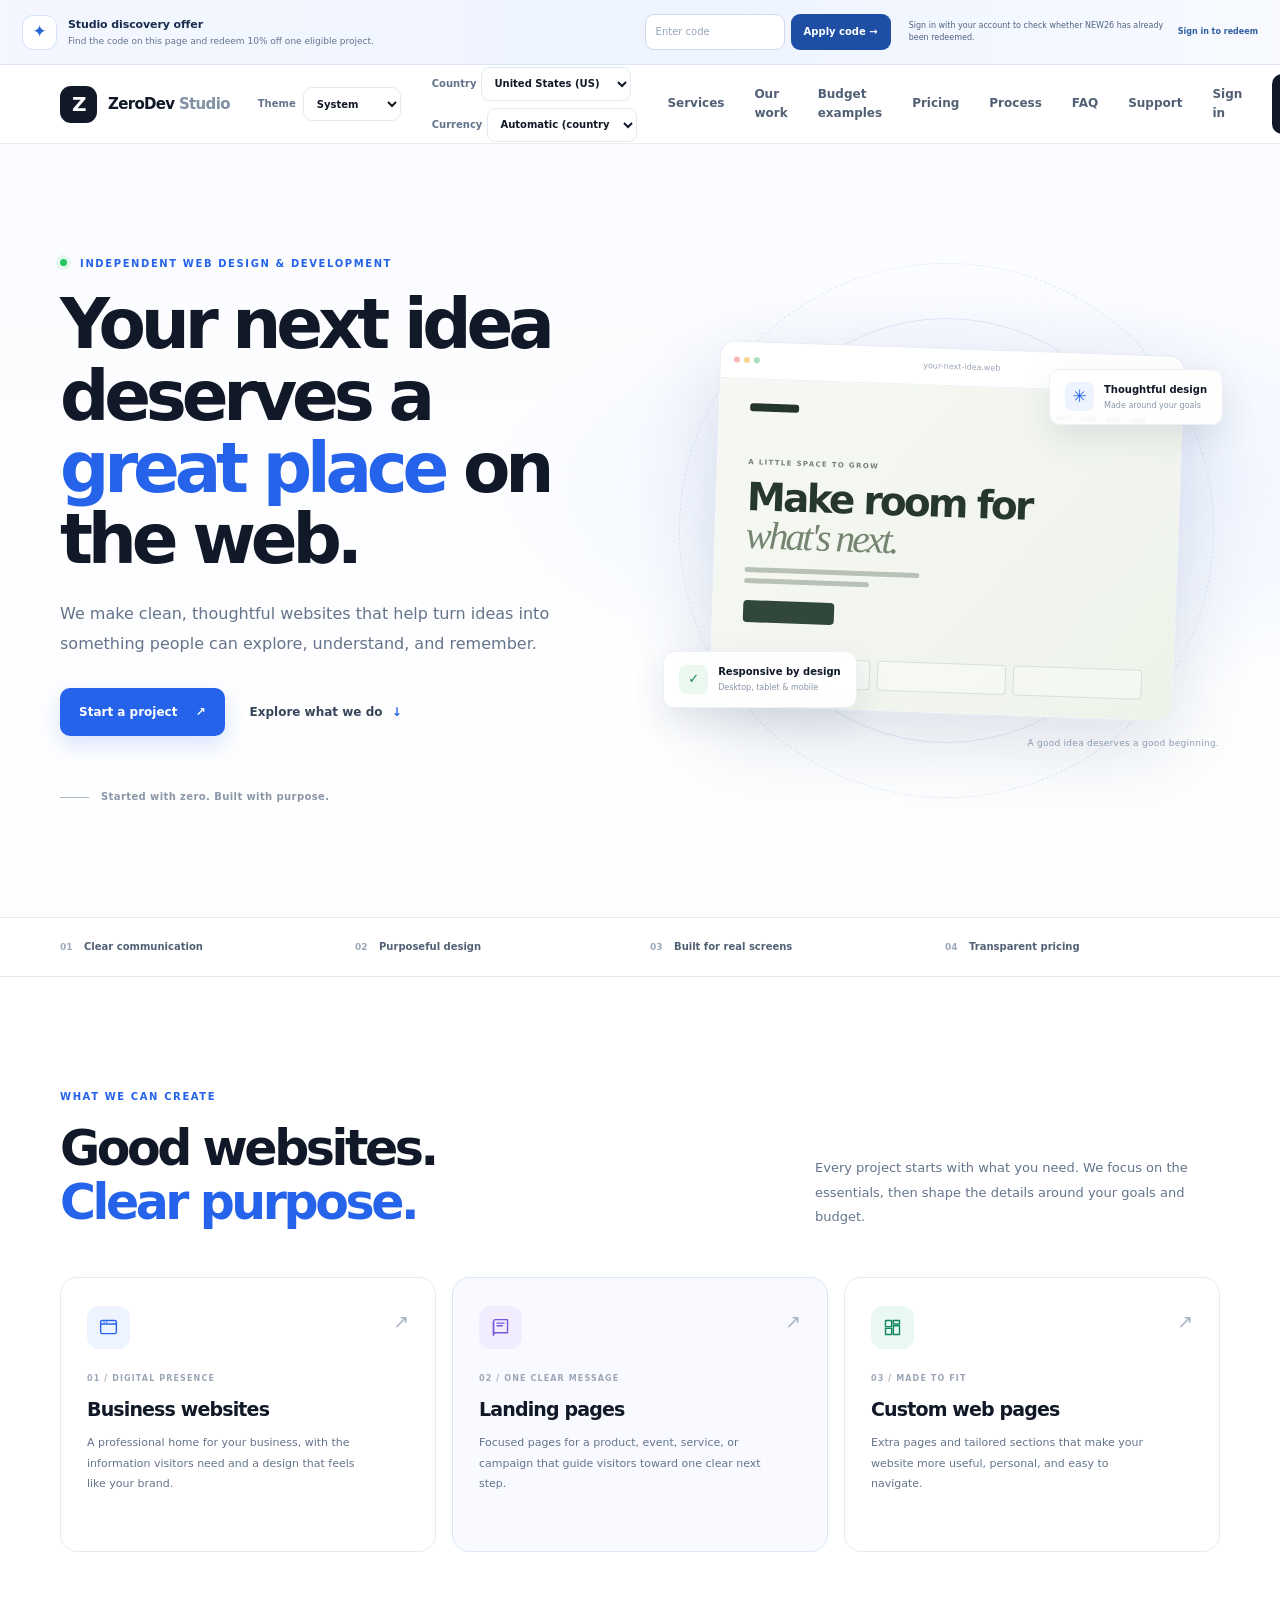
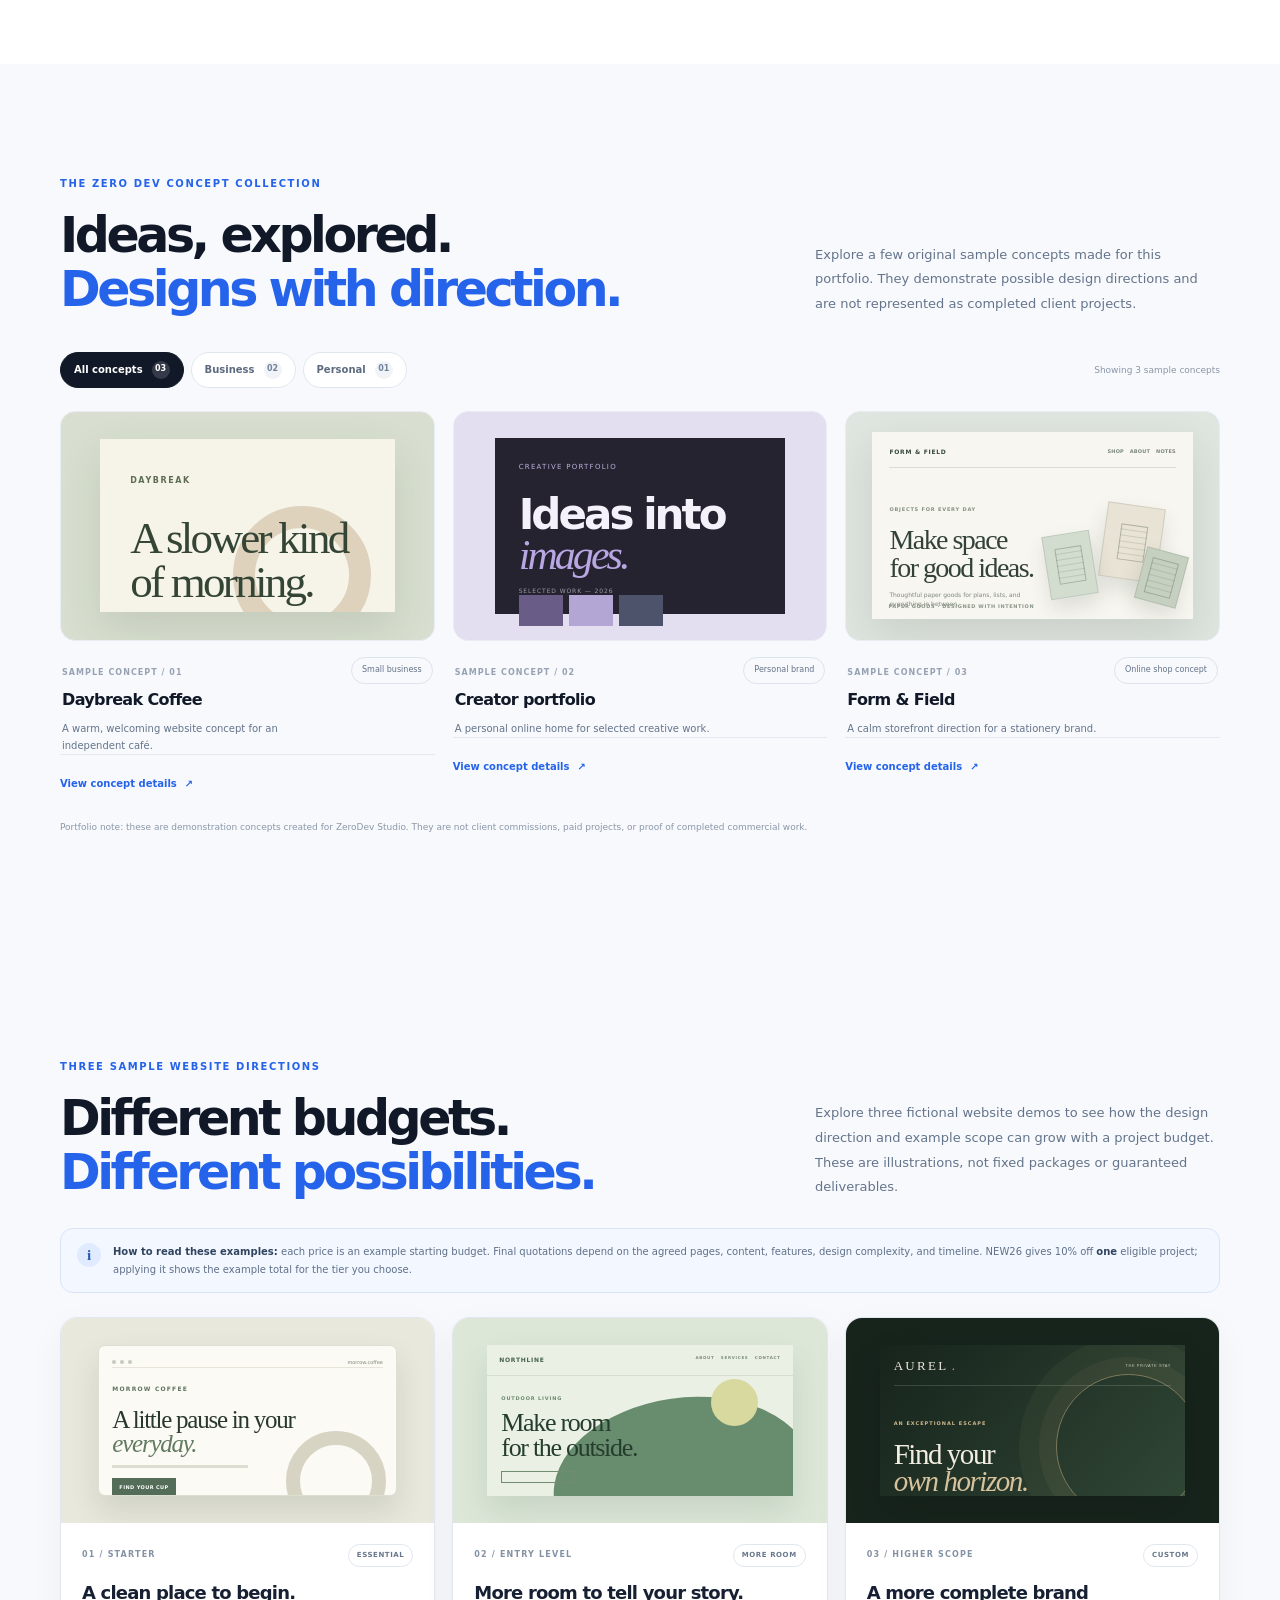
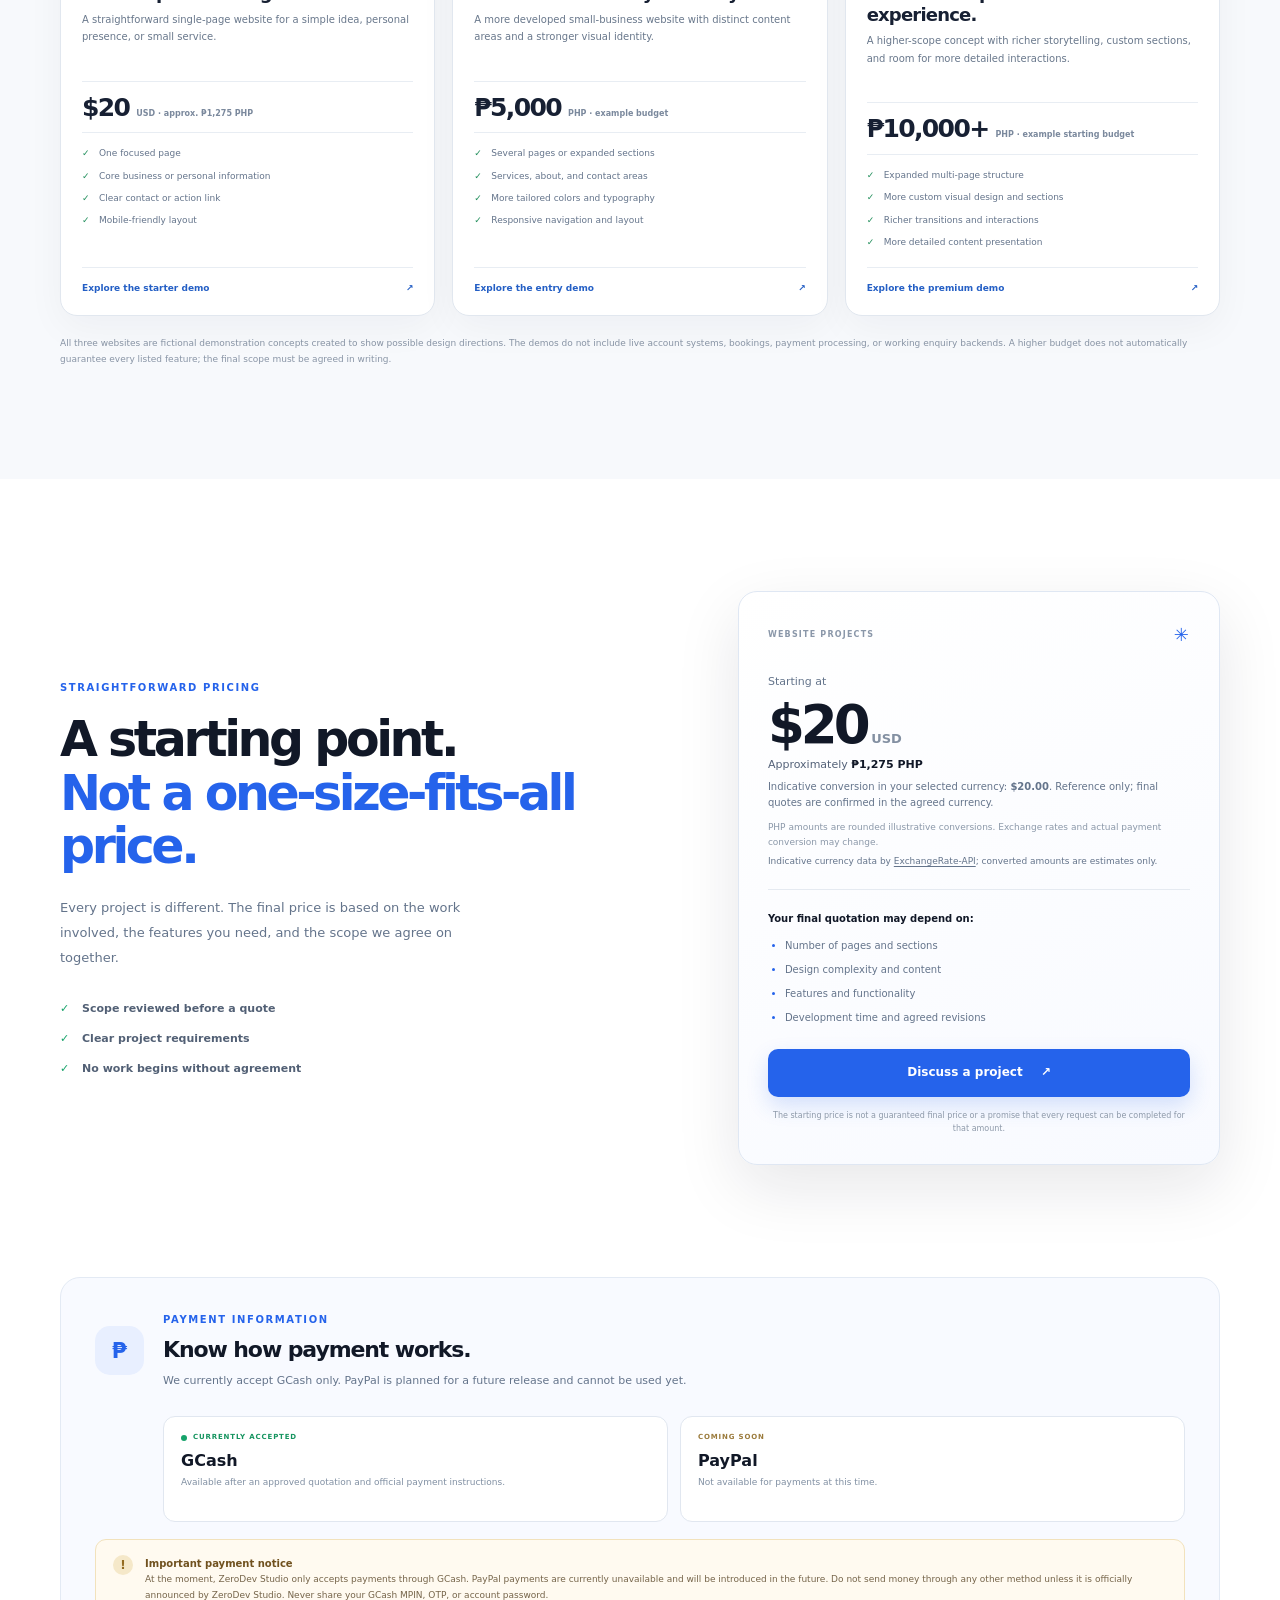
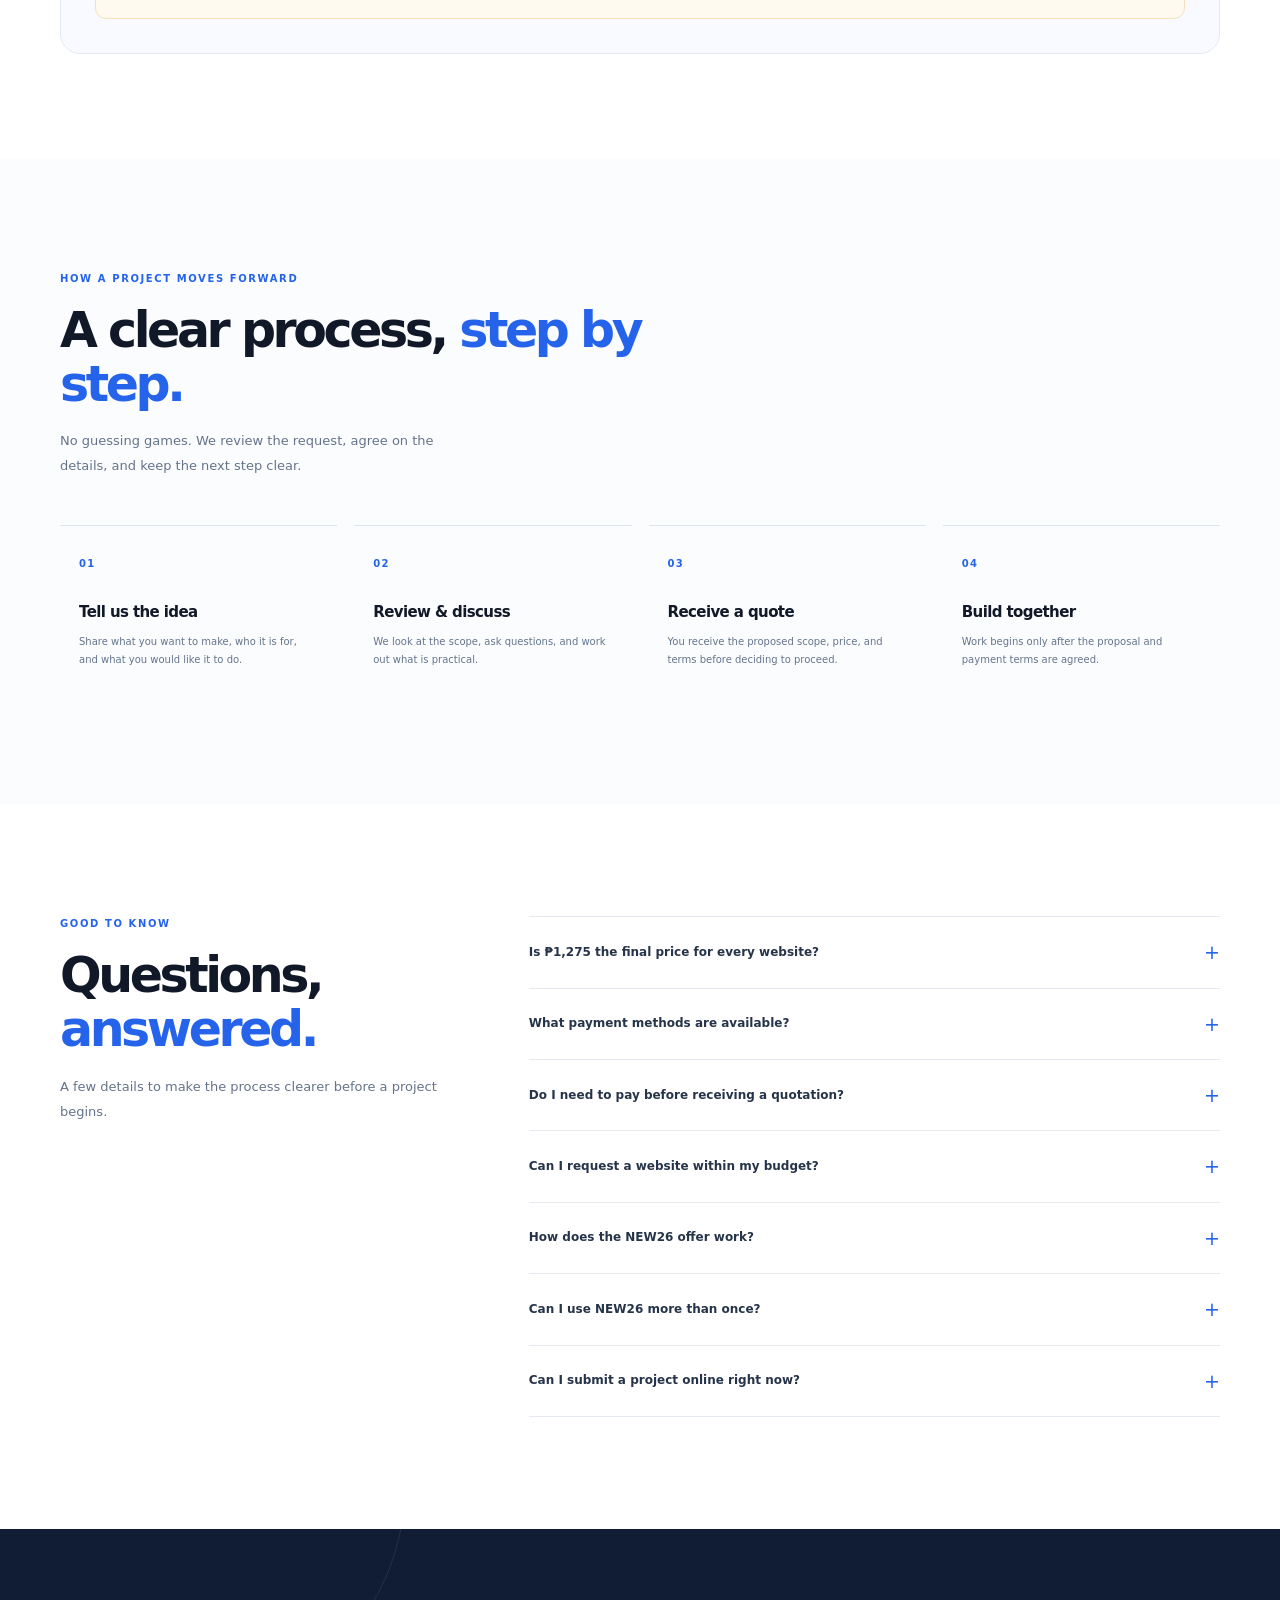
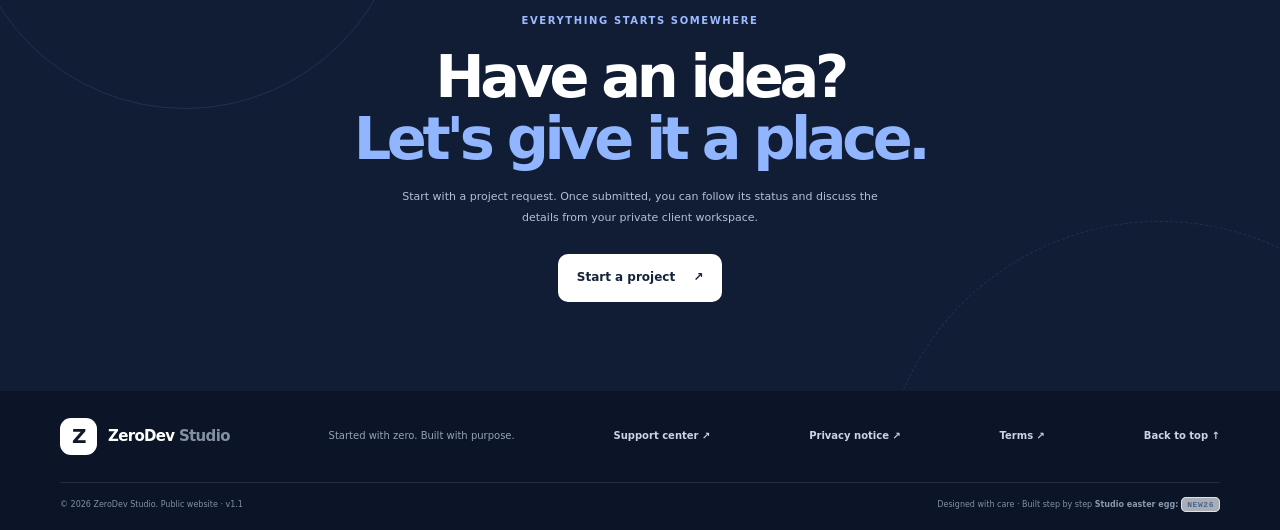
<file: index.html>
<!doctype html>
<html lang="en">
<head>
  <meta charset="utf-8">
  <meta name="viewport" content="width=device-width, initial-scale=1">
  <meta name="theme-color" content="#f7f9fc">
  <script>
    (function () {
      try {
        var preference = localStorage.getItem('zerodev-theme') || 'system';
        var systemDark = window.matchMedia && window.matchMedia('(prefers-color-scheme: dark)').matches;
        var resolved = preference === 'dark' || (preference === 'system' && systemDark) ? 'dark' : 'light';
        document.documentElement.dataset.themePreference = preference;
        document.documentElement.dataset.theme = resolved;
      } catch (error) {
        document.documentElement.dataset.themePreference = 'system';
        document.documentElement.dataset.theme = 'light';
      }
    }());
  </script>
  <meta name="description" content="ZeroDev Studio creates thoughtful, responsive websites for businesses, creators, and new ideas.">
  <title>ZeroDev Studio — Your next idea, online</title>
  <link rel="icon" href="assets/icons/favicon.svg" type="image/svg+xml">
  <link rel="stylesheet" href="css/style.css">
  <link rel="stylesheet" href="css/theme.css">
  <link rel="stylesheet" href="css/promo.css">
  <link rel="stylesheet" href="css/budget-samples.css">
  <link rel="stylesheet" href="css/v11.css">
  <script src="js/theme.js" defer></script>
  <script src="js/backend-config.js" defer></script>
  <script src="js/promo.js" defer></script>
  <script src="js/locale-currency.js" defer></script>
  <script src="js/script.js" defer></script>
</head>
<body>
  <section class="promo-ribbon" aria-label="ZeroDev Studio discount code">
    <div class="promo-ribbon-inner">
      <div class="promo-ribbon-copy">
        <span class="promo-ribbon-icon" aria-hidden="true">✦</span>
        <div><strong>Studio discovery offer</strong><span>Find the code on this page and redeem 10% off one eligible project.</span></div>
      </div>
      <form class="promo-redeem-form" data-promo-form>
        <label class="visually-hidden" for="public-promo-code">Enter your studio discount code</label>
        <input id="public-promo-code" name="code" type="text" inputmode="text" autocomplete="off" autocapitalize="characters" maxlength="16" placeholder="Enter code" aria-label="Enter studio discount code" required>
        <button type="submit">Apply code <span aria-hidden="true">→</span></button>
      </form>
      <div class="promo-ribbon-feedback">
        <span class="promo-status" data-promo-status role="status" aria-live="polite"></span>
        <a class="promo-signin-link" href="account/index.html">Sign in to redeem</a>
        <span class="promo-applied-chip" data-promo-applied hidden>NEW26 · 10% applied</span>
      </div>
    </div>
  </section>

  <a class="skip-link" href="#main">Skip to content</a>

  <header class="site-header" id="top">
    <div class="container nav-wrap">
      <a class="brand" href="#top" aria-label="ZeroDev Studio home">
        <span class="brand-mark" aria-hidden="true">Z</span>
        <span class="brand-name">ZeroDev <span>Studio</span></span>
      </a>

      <button class="menu-toggle" type="button" aria-label="Open navigation" aria-controls="primary-nav" aria-expanded="false">
        <span></span><span></span>
      </button>

      <nav class="primary-nav" id="primary-nav" aria-label="Main navigation">
        <div class="theme-picker theme-picker-public">
          <label for="public-theme-select">Theme</label>
          <select id="public-theme-select" data-theme-select aria-label="Color theme">
            <option value="system">System</option><option value="light">Light</option><option value="dark">Dark</option>
          </select>
        </div>
        <div class="zd-locale-tools" aria-label="Country and currency preferences">
  <label>Country <select data-country-select aria-label="Country"></select></label>
  <label>Currency <select data-currency-select aria-label="Display currency"></select></label>
</div>
        <a href="#services">Services</a>
        <a href="#work">Our work</a>
        <a href="#budget-samples">Budget examples</a>
        <a href="#pricing">Pricing</a>
        <a href="#process">Process</a>
        <a href="#faq">FAQ</a>
        <a href="support/index.html">Support</a>
        <a class="portal-nav-link" href="account/index.html">Sign in</a>
        <a class="nav-cta" href="#start-project">Start a project <span aria-hidden="true">↗</span></a>
      </nav>
    </div>
  </header>

  <main id="main">
    <section class="hero section-space">
      <div class="container hero-grid">
        <div class="hero-copy">
          <p class="eyebrow"><span class="status-dot"></span> INDEPENDENT WEB DESIGN & DEVELOPMENT</p>
          <h1>Your next idea deserves a <span>great place</span> on the web.</h1>
          <p class="hero-description">We make clean, thoughtful websites that help turn ideas into something people can explore, understand, and remember.</p>
          <div class="hero-actions">
            <a class="button button-primary" href="#start-project">Start a project <span aria-hidden="true">↗</span></a>
            <a class="text-link" href="#services">Explore what we do <span aria-hidden="true">↓</span></a>
          </div>
          <div class="hero-note"><span class="note-line"></span><span>Started with zero. Built with purpose.</span></div>
        </div>

        <div class="hero-art" aria-label="Decorative website preview">
          <div class="art-orbit orbit-one"></div>
          <div class="art-orbit orbit-two"></div>
          <div class="browser-card">
            <div class="browser-top">
              <div class="browser-dots"><i></i><i></i><i></i></div>
              <span>your-next-idea.web</span>
              <span class="browser-lock" aria-hidden="true">⌑</span>
            </div>
            <div class="browser-content">
              <div class="mock-nav"><span class="mock-logo"></span><span class="mock-nav-lines"></span></div>
              <div class="mock-hero-label">A LITTLE SPACE TO GROW</div>
              <div class="mock-headline">Make room for<br><em>what's next.</em></div>
              <div class="mock-copy"></div><div class="mock-copy short"></div>
              <div class="mock-button"></div>
              <div class="mock-bottom"><span></span><span></span><span></span></div>
            </div>
          </div>
          <div class="floating-chip chip-top"><span class="chip-icon">✳</span><span><b>Thoughtful design</b><small>Made around your goals</small></span></div>
          <div class="floating-chip chip-bottom"><span class="chip-check">✓</span><span><b>Responsive by design</b><small>Desktop, tablet & mobile</small></span></div>
          <div class="art-caption">A good idea deserves a good beginning.</div>
        </div>
      </div>
    </section>

    <section class="trust-strip" aria-label="Studio approach">
      <div class="container trust-grid">
        <p><span>01</span> Clear communication</p>
        <p><span>02</span> Purposeful design</p>
        <p><span>03</span> Built for real screens</p>
        <p><span>04</span> Transparent pricing</p>
      </div>
    </section>

    <section class="section-space" id="services">
      <div class="container">
        <div class="section-heading split-heading">
          <div><p class="eyebrow">WHAT WE CAN CREATE</p><h2>Good websites.<br><span>Clear purpose.</span></h2></div>
          <p class="section-intro">Every project starts with what you need. We focus on the essentials, then shape the details around your goals and budget.</p>
        </div>
        <div class="service-grid">
          <article class="service-card">
            <div class="service-icon icon-blue" aria-hidden="true"><svg viewBox="0 0 24 24"><rect x="3" y="4" width="18" height="15" rx="2"></rect><path d="M3 8h18M7 6h.01M10 6h.01"></path></svg></div>
            <p class="card-index">01 / DIGITAL PRESENCE</p>
            <h3>Business websites</h3>
            <p>A professional home for your business, with the information visitors need and a design that feels like your brand.</p>
            <span class="card-arrow" aria-hidden="true">↗</span>
          </article>
          <article class="service-card featured-service">
            <div class="service-icon icon-violet" aria-hidden="true"><svg viewBox="0 0 24 24"><path d="M4 5.5A2.5 2.5 0 0 1 6.5 3H20v15H6.5A2.5 2.5 0 0 0 4 20.5z"></path><path d="M4 5.5v15M8 7h8M8 10h6"></path></svg></div>
            <p class="card-index">02 / ONE CLEAR MESSAGE</p>
            <h3>Landing pages</h3>
            <p>Focused pages for a product, event, service, or campaign that guide visitors toward one clear next step.</p>
            <span class="card-arrow" aria-hidden="true">↗</span>
          </article>
          <article class="service-card">
            <div class="service-icon icon-mint" aria-hidden="true"><svg viewBox="0 0 24 24"><path d="M4 4h7v7H4zM13 4h7v4h-7zM13 10h7v10h-7zM4 13h7v7H4z"></path></svg></div>
            <p class="card-index">03 / MADE TO FIT</p>
            <h3>Custom web pages</h3>
            <p>Extra pages and tailored sections that make your website more useful, personal, and easy to navigate.</p>
            <span class="card-arrow" aria-hidden="true">↗</span>
          </article>
        </div>
      </div>
    </section>

    <section class="work-section section-space" id="work">
      <div class="container">
        <div class="section-heading split-heading">
          <div><p class="eyebrow">THE ZERO DEV CONCEPT COLLECTION</p><h2>Ideas, explored.<br><span>Designs with direction.</span></h2></div>
          <p class="section-intro">Explore a few original sample concepts made for this portfolio. They demonstrate possible design directions and are not represented as completed client projects.</p>
        </div>

        <div class="portfolio-toolbar">
          <div class="portfolio-filters" role="group" aria-label="Filter sample concepts">
            <button class="filter-button is-active" type="button" data-filter="all" aria-pressed="true">All concepts <span>03</span></button>
            <button class="filter-button" type="button" data-filter="business" aria-pressed="false">Business <span>02</span></button>
            <button class="filter-button" type="button" data-filter="personal" aria-pressed="false">Personal <span>01</span></button>
          </div>
          <p class="portfolio-count" id="portfolio-count" aria-live="polite">Showing 3 sample concepts</p>
        </div>

        <div class="concept-grid" id="concept-grid">
          <article class="concept-card" data-category="business">
            <div class="concept-preview preview-cafe">
              <div class="cafe-window"><span class="cafe-mini-logo">DAYBREAK</span><div class="cafe-title">A slower kind<br>of morning.</div><div class="cafe-subtitle">COFFEE · COMMUNITY · GOOD DAYS</div><div class="cafe-cta">FIND YOUR COFFEE</div><div class="coffee-shape"></div></div>
            </div>
            <div class="concept-meta">
              <div><span class="concept-type">SAMPLE CONCEPT / 01</span><h3>Daybreak Coffee</h3><p>A warm, welcoming website concept for an independent café.</p></div>
              <span class="concept-tag">Small business</span>
            </div>
            <div class="concept-actions"><button class="concept-link" type="button" data-view-concept data-title="Daybreak Coffee" data-category="Small business website" data-description="A warm café concept built around atmosphere, a clear menu path, location details, and a friendly first impression." data-features="Editorial-style café homepage|Menu and featured drinks section|Location and opening-hours area|Clear visit-us call to action">View concept details <span aria-hidden="true">↗</span></button></div>
          </article>

          <article class="concept-card" data-category="personal">
            <div class="concept-preview preview-creator">
              <div class="creator-window"><div class="creator-kicker">CREATIVE PORTFOLIO</div><div class="creator-title">Ideas into<br><i>images.</i></div><div class="creator-blocks"><span></span><span></span><span></span></div><div class="creator-foot">SELECTED WORK — 2026</div></div>
            </div>
            <div class="concept-meta">
              <div><span class="concept-type">SAMPLE CONCEPT / 02</span><h3>Creator portfolio</h3><p>A personal online home for selected creative work.</p></div>
              <span class="concept-tag">Personal brand</span>
            </div>
            <div class="concept-actions"><button class="concept-link" type="button" data-view-concept data-title="Creator portfolio" data-category="Personal portfolio website" data-description="A simple, expressive portfolio direction that gives an independent creator room to introduce themselves and present selected work." data-features="Personal introduction and profile|Selected work gallery|Short project descriptions|Contact and social-link area">View concept details <span aria-hidden="true">↗</span></button></div>
          </article>

          <article class="concept-card" data-category="business">
            <div class="concept-preview preview-objects" aria-label="Decorative stationery shop website concept">
              <div class="objects-window">
                <div class="objects-top"><span>FORM & FIELD</span><span>SHOP&nbsp;&nbsp; ABOUT&nbsp;&nbsp; NOTES</span></div>
                <div class="objects-copy"><span>OBJECTS FOR EVERY DAY</span><strong>Make space<br>for good ideas.</strong><small>Thoughtful paper goods for plans, lists, and everything in between.</small><b>EXPLORE THE COLLECTION ↗</b></div>
                <div class="objects-product product-one"><span></span></div><div class="objects-product product-two"><span></span></div><div class="objects-product product-three"><span></span></div>
                <div class="objects-footer">PAPER GOODS · DESIGNED WITH INTENTION</div>
              </div>
            </div>
            <div class="concept-meta">
              <div><span class="concept-type">SAMPLE CONCEPT / 03</span><h3>Form & Field</h3><p>A calm storefront direction for a stationery brand.</p></div>
              <span class="concept-tag">Online shop concept</span>
            </div>
            <div class="concept-actions"><button class="concept-link" type="button" data-view-concept data-title="Form & Field" data-category="Small business storefront concept" data-description="A product-led storefront concept for a stationery label, using a quiet editorial layout and clear product discovery." data-features="Brand-led storefront homepage|Featured collection presentation|Product category navigation|Story and brand introduction">View concept details <span aria-hidden="true">↗</span></button></div>
          </article>
        </div>
        <p class="portfolio-disclaimer">Portfolio note: these are demonstration concepts created for ZeroDev Studio. They are not client commissions, paid projects, or proof of completed commercial work.</p>
      </div>
    </section>

    <section class="budget-samples-section section-space" id="budget-samples">
      <div class="container">
        <div class="section-heading split-heading budget-heading">
          <div><p class="eyebrow">THREE SAMPLE WEBSITE DIRECTIONS</p><h2>Different budgets.<br><span>Different possibilities.</span></h2></div>
          <p class="section-intro">Explore three fictional website demos to see how the design direction and example scope can grow with a project budget. These are illustrations, not fixed packages or guaranteed deliverables.</p>
        </div>
        <div class="budget-note"><span class="budget-note-mark">i</span><p><strong>How to read these examples:</strong> each price is an example starting budget. Final quotations depend on the agreed pages, content, features, design complexity, and timeline. NEW26 gives 10% off <strong>one</strong> eligible project; applying it shows the example total for the tier you choose.</p></div>

        <div class="budget-tier-grid">
          <article class="budget-tier-card tier-starter">
            <div class="tier-preview tier-preview-starter" aria-hidden="true">
              <div class="mini-window"><div class="mini-window-top"><i></i><i></i><i></i><span>morrow.coffee</span></div><div class="mini-starter-brand">MORROW COFFEE</div><div class="mini-starter-title">A little pause in your <em>everyday.</em></div><div class="mini-starter-line"></div><div class="mini-starter-button">FIND YOUR CUP</div><div class="mini-starter-circle"></div></div>
            </div>
            <div class="tier-card-body">
              <div class="tier-title-row"><span class="tier-eyebrow">01 / STARTER</span><span class="tier-level">ESSENTIAL</span></div>
              <h3>A clean place to begin.</h3>
              <p class="tier-description">A straightforward single-page website for a simple idea, personal presence, or small service.</p>
              <div class="tier-pricing" data-promo-tier>
                <div class="tier-price-line"><div class="tier-price-value" data-tier-standard><strong>$20</strong><span>USD · approx. ₱1,275 PHP</span></div><div class="tier-price-value tier-price-sale" data-tier-discounted hidden><strong>$18</strong><span>USD · approx. ₱1,148 PHP</span></div><span class="promo-discount-badge tier-discount-badge" data-tier-badge hidden>10% OFF</span></div>
                <div class="tier-original-row" data-tier-original hidden><del>Regular example budget: $20 USD</del></div>
              </div>
              <ul class="tier-feature-list"><li>One focused page</li><li>Core business or personal information</li><li>Clear contact or action link</li><li>Mobile-friendly layout</li></ul>
              <a class="tier-demo-link" href="samples/starter/index.html">Explore the starter demo <span aria-hidden="true">↗</span></a>
            </div>
          </article>

          <article class="budget-tier-card tier-entry">
            <div class="tier-preview tier-preview-entry" aria-hidden="true">
              <div class="entry-mini-window"><div class="entry-mini-nav"><b>NORTHLINE</b><span>ABOUT&nbsp;&nbsp; SERVICES&nbsp;&nbsp; CONTACT</span></div><div class="entry-mini-copy"><small>OUTDOOR LIVING</small><b>Make room<br>for the outside.</b><i></i></div><div class="entry-mini-hill"></div><div class="entry-mini-sun"></div></div>
            </div>
            <div class="tier-card-body">
              <div class="tier-title-row"><span class="tier-eyebrow">02 / ENTRY LEVEL</span><span class="tier-level">MORE ROOM</span></div>
              <h3>More room to tell your story.</h3>
              <p class="tier-description">A more developed small-business website with distinct content areas and a stronger visual identity.</p>
              <div class="tier-pricing" data-promo-tier>
                <div class="tier-price-line"><div class="tier-price-value" data-tier-standard><strong>₱5,000</strong><span>PHP · example budget</span></div><div class="tier-price-value tier-price-sale" data-tier-discounted hidden><strong>₱4,500</strong><span>PHP · after 10% discount</span></div><span class="promo-discount-badge tier-discount-badge" data-tier-badge hidden>10% OFF</span></div>
                <div class="tier-original-row" data-tier-original hidden><del>Regular example budget: ₱5,000</del></div>
              </div>
              <ul class="tier-feature-list"><li>Several pages or expanded sections</li><li>Services, about, and contact areas</li><li>More tailored colors and typography</li><li>Responsive navigation and layout</li></ul>
              <a class="tier-demo-link" href="samples/entry/index.html">Explore the entry demo <span aria-hidden="true">↗</span></a>
            </div>
          </article>

          <article class="budget-tier-card tier-premium">
            <div class="tier-preview tier-preview-premium" aria-hidden="true">
              <div class="premium-mini-window"><div class="premium-mini-nav">AUREL<span>.</span><small>THE PRIVATE STAY</small></div><div class="premium-mini-rings"></div><div class="premium-mini-copy"><small>AN EXCEPTIONAL ESCAPE</small><b>Find your<br><em>own horizon.</em></b><i>DISCOVER AUREL ↗</i></div></div>
            </div>
            <div class="tier-card-body">
              <div class="tier-title-row"><span class="tier-eyebrow">03 / HIGHER SCOPE</span><span class="tier-level">CUSTOM</span></div>
              <h3>A more complete brand experience.</h3>
              <p class="tier-description">A higher-scope concept with richer storytelling, custom sections, and room for more detailed interactions.</p>
              <div class="tier-pricing" data-promo-tier>
                <div class="tier-price-line"><div class="tier-price-value" data-tier-standard><strong>₱10,000+</strong><span>PHP · example starting budget</span></div><div class="tier-price-value tier-price-sale" data-tier-discounted hidden><strong>₱9,000+</strong><span>PHP · after 10% discount</span></div><span class="promo-discount-badge tier-discount-badge" data-tier-badge hidden>10% OFF</span></div>
                <div class="tier-original-row" data-tier-original hidden><del>Regular example budget: ₱10,000+</del></div>
              </div>
              <ul class="tier-feature-list"><li>Expanded multi-page structure</li><li>More custom visual design and sections</li><li>Richer transitions and interactions</li><li>More detailed content presentation</li></ul>
              <a class="tier-demo-link" href="samples/premium/index.html">Explore the premium demo <span aria-hidden="true">↗</span></a>
            </div>
          </article>
        </div>
        <p class="budget-disclaimer">All three websites are fictional demonstration concepts created to show possible design directions. The demos do not include live account systems, bookings, payment processing, or working enquiry backends. A higher budget does not automatically guarantee every listed feature; the final scope must be agreed in writing.</p>
      </div>
    </section>

    <section class="pricing-section section-space" id="pricing">
      <div class="container pricing-layout">
        <div class="pricing-copy">
          <p class="eyebrow">STRAIGHTFORWARD PRICING</p>
          <h2>A starting point.<br><span>Not a one-size-fits-all price.</span></h2>
          <p class="section-intro">Every project is different. The final price is based on the work involved, the features you need, and the scope we agree on together.</p>
          <div class="pricing-points">
            <p><span>✓</span> Scope reviewed before a quote</p>
            <p><span>✓</span> Clear project requirements</p>
            <p><span>✓</span> No work begins without agreement</p>
          </div>
        </div>
        <div class="price-card">
          <div class="price-card-top"><span>WEBSITE PROJECTS</span><span class="price-spark">✳</span></div>
          <div class="promo-price-display" data-promo-price>
          <div class="price-heading-row"><p class="price-label">Starting at</p><span class="promo-discount-badge" data-promo-badge hidden>10% OFF</span></div>
          <div class="promo-original-row" data-promo-original hidden><del>$20 USD</del><del>₱1,275 PHP</del></div>
          <div class="price-main" data-price-standard>$20<span> USD</span></div>
          <div class="price-main promo-price-sale" data-price-discounted hidden>$18<span> USD</span></div>
          <div class="price-php">Approximately <b data-price-php-standard>₱1,275 PHP</b><b data-price-php-discount hidden>₱1,148 PHP</b></div>
          <p class="zd-fx-preview">Indicative conversion in your selected currency: <strong data-fx-display data-fx-amount="20" data-fx-base="USD">Loading…</strong>. Reference only; final quotes are confirmed in the agreed currency.</p>
          <p class="price-disclaimer">PHP amounts are rounded illustrative conversions. Exchange rates and actual payment conversion may change.</p><p class="zd-fx-attribution">Indicative currency data by <a href="https://www.exchangerate-api.com" target="_blank" rel="noopener noreferrer">ExchangeRate-API</a>; converted amounts are estimates only.</p>
          <p class="promo-price-note" data-promo-price-note hidden>NEW26 has been applied to this account's eligible starting-price offer. A custom quotation will show its own discount breakdown.</p>
          </div>
          <div class="price-divider"></div>
          <p class="included-title">Your final quotation may depend on:</p>
          <ul class="price-list">
            <li>Number of pages and sections</li>
            <li>Design complexity and content</li>
            <li>Features and functionality</li>
            <li>Development time and agreed revisions</li>
          </ul>
          <a class="button button-primary button-full" href="#start-project">Discuss a project <span aria-hidden="true">↗</span></a>
          <p class="quote-note">The starting price is not a guaranteed final price or a promise that every request can be completed for that amount.</p>
        </div>
      </div>
    </section>

    <section class="payment-section">
      <div class="container">
        <div class="payment-panel">
          <div class="payment-main">
            <div class="payment-symbol" aria-hidden="true">₱</div>
            <div><p class="eyebrow">PAYMENT INFORMATION</p><h2>Know how payment works.</h2><p>We currently accept GCash only. PayPal is planned for a future release and cannot be used yet.</p></div>
          </div>
          <div class="payment-methods">
            <div class="method-card method-active"><span class="method-status"><i></i> CURRENTLY ACCEPTED</span><strong>GCash</strong><small>Available after an approved quotation and official payment instructions.</small></div>
            <div class="method-card method-soon"><span class="method-status">COMING SOON</span><strong>PayPal</strong><small>Not available for payments at this time.</small></div>
          </div>
          <div class="payment-warning"><span class="warning-icon" aria-hidden="true">!</span><p><b>Important payment notice</b><br>At the moment, ZeroDev Studio only accepts payments through GCash. PayPal payments are currently unavailable and will be introduced in the future. Do not send money through any other method unless it is officially announced by ZeroDev Studio. Never share your GCash MPIN, OTP, or account password.</p></div>
        </div>
      </div>
    </section>

    <section class="section-space process-section" id="process">
      <div class="container">
        <div class="section-heading"><p class="eyebrow">HOW A PROJECT MOVES FORWARD</p><h2>A clear process, <span>step by step.</span></h2><p class="section-intro">No guessing games. We review the request, agree on the details, and keep the next step clear.</p></div>
        <div class="process-grid">
          <article><span class="process-number">01</span><h3>Tell us the idea</h3><p>Share what you want to make, who it is for, and what you would like it to do.</p></article>
          <article><span class="process-number">02</span><h3>Review & discuss</h3><p>We look at the scope, ask questions, and work out what is practical.</p></article>
          <article><span class="process-number">03</span><h3>Receive a quote</h3><p>You receive the proposed scope, price, and terms before deciding to proceed.</p></article>
          <article><span class="process-number">04</span><h3>Build together</h3><p>Work begins only after the proposal and payment terms are agreed.</p></article>
        </div>
      </div>
    </section>

    <section class="faq-section section-space" id="faq">
      <div class="container faq-layout">
        <div><p class="eyebrow">GOOD TO KNOW</p><h2>Questions, <span>answered.</span></h2><p class="section-intro">A few details to make the process clearer before a project begins.</p></div>
        <div class="faq-list">
          <details class="faq-item"><summary>Is ₱1,275 the final price for every website?<span aria-hidden="true">+</span></summary><p>No. It is the approximate PHP equivalent of the $20 USD Starter example. The sample gallery also shows an Entry-level example at ₱5,000 and a higher-scope concept from ₱10,000+. These are illustrative budgets, not fixed packages; the final quotation depends on the agreed pages, features, design, and overall scope.</p></details>
          <details class="faq-item"><summary>What payment methods are available?<span aria-hidden="true">+</span></summary><p>GCash is the only currently accepted method. PayPal is coming soon but is not available yet. Official payment instructions should only be provided after a project quotation is reviewed and accepted.</p></details>
          <details class="faq-item"><summary>Do I need to pay before receiving a quotation?<span aria-hidden="true">+</span></summary><p>No payment should be made just to request a quotation. The project scope, price, and terms should be discussed and agreed first.</p></details>
          <details class="faq-item"><summary>Can I request a website within my budget?<span aria-hidden="true">+</span></summary><p>Yes. You can share a budget range. The studio will review whether the requested work can fit that range and explain any adjustments needed. A requested budget does not automatically determine the final price.</p></details>
          <details class="faq-item"><summary>How does the NEW26 offer work?<span aria-hidden="true">+</span></summary><p>Find NEW26 on the public website, account page, or client portal and enter it in the code box at the top. Each verified account can redeem it once for 10% off one eligible project quotation. The quotation will show the original amount, discount, and final total.</p></details>
          <details class="faq-item"><summary>Can I use NEW26 more than once?<span aria-hidden="true">+</span></summary><p>No. The offer is limited to one redemption per verified account. In the live service, this is enforced by the backend rather than by a browser-only setting.</p></details>
          <details class="faq-item"><summary>Can I submit a project online right now?<span aria-hidden="true">+</span></summary><p>Submit a project request through the secure client area. You will need a verified account to create a private ticket and follow the discussion.</p></details>
        </div>
      </div>
    </section>

    <section class="closing-section" id="start-project">
      <div class="container closing-inner">
        <p class="eyebrow">EVERYTHING STARTS SOMEWHERE</p>
        <h2>Have an idea?<br><span>Let's give it a place.</span></h2>
        <p>Start with a project request. Once submitted, you can follow its status and discuss the details from your private client workspace.</p>
        <a class="button button-light" href="projects/new.html">Start a project <span aria-hidden="true">↗</span></a>
        <div class="closing-orbit closing-orbit-one"></div><div class="closing-orbit closing-orbit-two"></div>
      </div>
    </section>
  </main>

  <footer class="site-footer">
    <div class="container footer-top">
      <a class="brand footer-brand" href="#top"><span class="brand-mark" aria-hidden="true">Z</span><span class="brand-name">ZeroDev <span>Studio</span></span></a>
      <p>Started with zero. Built with purpose.</p>
      <a class="back-top" href="support/index.html">Support center ↗</a>
      <a class="back-top" href="legal/privacy.html">Privacy notice ↗</a>
      <a class="back-top" href="legal/terms.html">Terms ↗</a>
      <a class="back-top" href="#top">Back to top ↑</a>
    </div>
    <div class="container footer-bottom"><span>© <span id="current-year">2026</span> ZeroDev Studio. Public website · v1.1</span><span>Designed with care · Built step by step <span class="promo-easter-egg">Studio easter egg: <code>NEW26</code></span></span></div>
  </footer>

  <dialog class="info-dialog concept-dialog" id="concept-dialog" aria-labelledby="concept-dialog-title">
    <div class="dialog-content">
      <button class="dialog-close" type="button" data-close-concept aria-label="Close concept details">×</button>
      <span class="dialog-icon" aria-hidden="true">✳</span>
      <p class="eyebrow" id="concept-dialog-category">SAMPLE CONCEPT</p>
      <h2 id="concept-dialog-title">Concept details</h2>
      <p id="concept-dialog-description"></p>
      <p class="concept-dialog-list-title">Concept direction includes</p>
      <ul class="concept-dialog-list" id="concept-dialog-features"></ul>
      <p class="concept-dialog-note">This is a portfolio demonstration, not a completed client project.</p>
      <button class="button button-primary" type="button" data-close-concept>Close details</button>
    </div>
  </dialog>

  <dialog class="info-dialog" id="portal-dialog" aria-labelledby="dialog-title">
    <div class="dialog-content">
      <button class="dialog-close" type="button" aria-label="Close dialog">×</button>
      <span class="dialog-icon" aria-hidden="true">✳</span>
      <p class="eyebrow">ZERO DEV STUDIO / NEXT RELEASE</p>
      <h2 id="dialog-title">Open your client workspace.</h2>
      <p>The private client workspace is available after the project owner configures the backend. Registered clients can submit tickets, follow updates, and message authorized staff. Guest access and external notification delivery are not enabled in this release.</p>
      <a class="button button-primary" href="portal/index.html">Open client workspace <span aria-hidden="true">↗</span></a>
      <button class="button button-secondary dialog-done" type="button">Close</button>
    </div>
  </dialog>
</body>
</html>
</file>
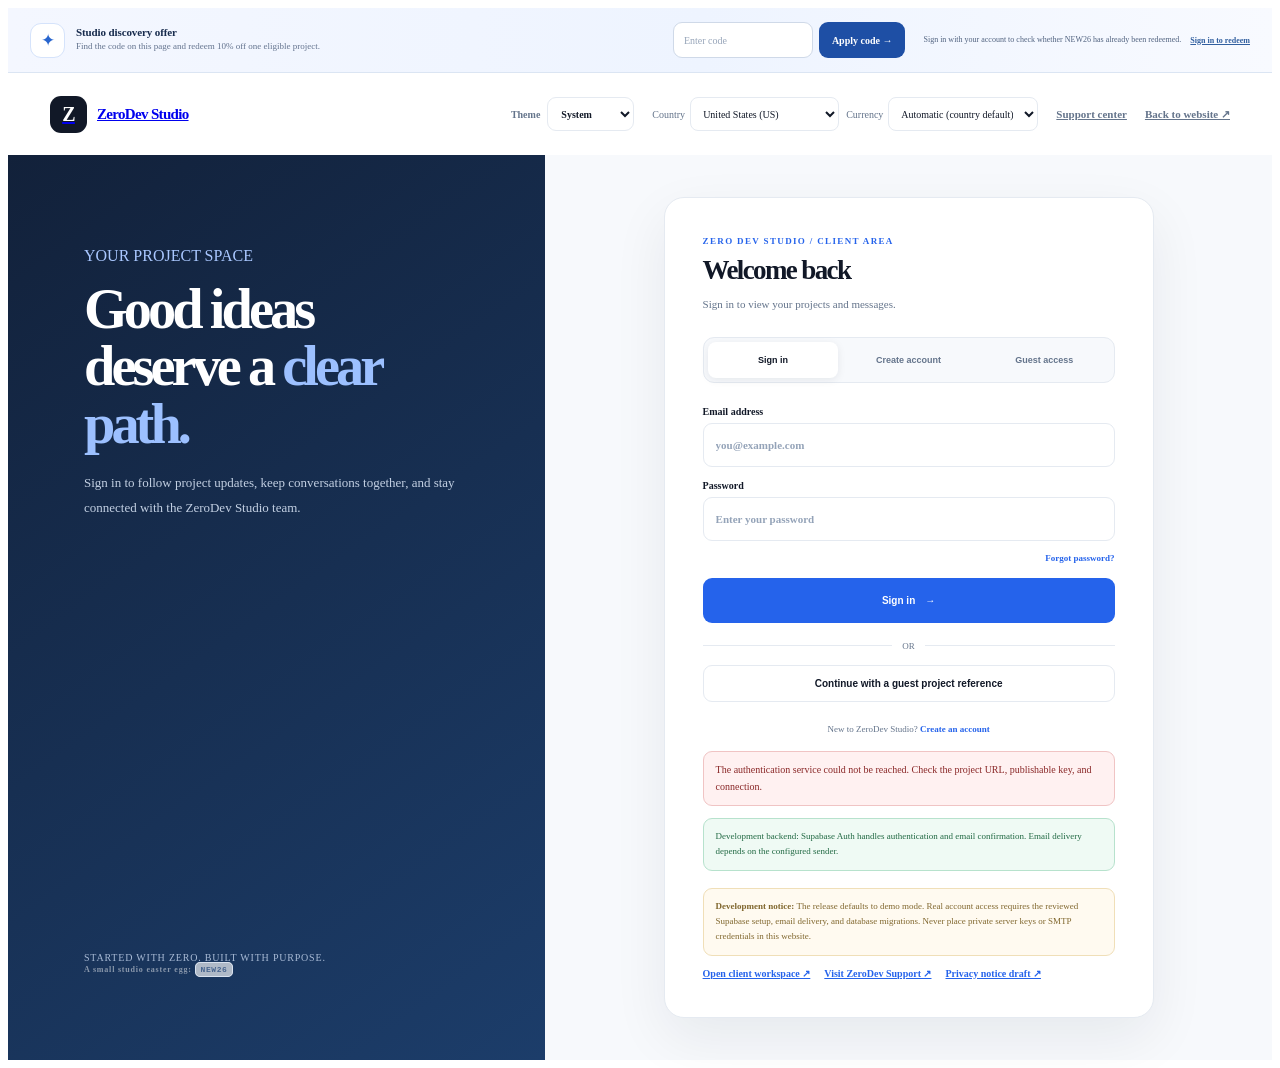
<file: account/index.html>
<!doctype html>
<html lang="en">
<head>
  <meta charset="utf-8">
  <meta name="viewport" content="width=device-width, initial-scale=1">
  <meta name="theme-color" content="#f7f9fc">
  <script>
    (function () {
      try {
        var preference = localStorage.getItem('zerodev-theme') || 'system';
        var systemDark = window.matchMedia && window.matchMedia('(prefers-color-scheme: dark)').matches;
        document.documentElement.dataset.themePreference = preference;
        document.documentElement.dataset.theme = preference === 'dark' || (preference === 'system' && systemDark) ? 'dark' : 'light';
      } catch (error) { document.documentElement.dataset.themePreference = 'system'; document.documentElement.dataset.theme = 'light'; }
    }());
  </script>
  <meta name="description" content="Preview the ZeroDev Studio sign-in, account registration, guest access, and password recovery experience.">
  <title>Account access — ZeroDev Studio</title>
  <link rel="icon" href="../assets/icons/favicon.svg" type="image/svg+xml">
  <link rel="stylesheet" href="../css/theme.css">
  <link rel="stylesheet" href="../css/auth.css">
  <link rel="stylesheet" href="../css/promo.css">
  <link rel="stylesheet" href="../css/v11.css">
  <script src="../js/theme.js" defer></script>
  <script src="../js/backend-config.js" defer></script>
  <script src="../js/promo.js" defer></script>
  <script src="../js/locale-currency.js" defer></script>
  <script src="../js/auth.js" defer></script>
</head>
<body class="auth-page">
  <section class="promo-ribbon" aria-label="ZeroDev Studio discount code">
    <div class="promo-ribbon-inner">
      <div class="promo-ribbon-copy">
        <span class="promo-ribbon-icon" aria-hidden="true">✦</span>
        <div><strong>Studio discovery offer</strong><span>Find the code on this page and redeem 10% off one eligible project.</span></div>
      </div>
      <form class="promo-redeem-form" data-promo-form>
        <label class="visually-hidden" for="account-promo-code">Enter your studio discount code</label>
        <input id="account-promo-code" name="code" type="text" inputmode="text" autocomplete="off" autocapitalize="characters" maxlength="16" placeholder="Enter code" aria-label="Enter studio discount code" required>
        <button type="submit">Apply code <span aria-hidden="true">→</span></button>
      </form>
      <div class="promo-ribbon-feedback">
        <span class="promo-status" data-promo-status role="status" aria-live="polite"></span>
        <a class="promo-signin-link" href="../account/index.html">Sign in to redeem</a>
        <span class="promo-applied-chip" data-promo-applied hidden>NEW26 · 10% applied</span>
      </div>
    </div>
  </section>

  <a class="skip-link" href="#auth-card">Skip to account access</a>
  <header class="auth-header">
    <a class="auth-brand" href="../index.html" aria-label="ZeroDev Studio homepage">
      <span class="auth-brand-mark" aria-hidden="true">Z</span><span>ZeroDev Studio</span>
    </a>
    <div class="auth-header-actions">
      <div class="theme-picker">
        <label for="auth-theme-select">Theme</label>
        <select id="auth-theme-select" data-theme-select aria-label="Color theme">
          <option value="system">System</option><option value="light">Light</option><option value="dark">Dark</option>
        </select>
      </div>
      <div class="zd-locale-tools" aria-label="Country and currency preferences">
  <label>Country <select data-country-select aria-label="Country"></select></label>
  <label>Currency <select data-currency-select aria-label="Display currency"></select></label>
</div>
      <a class="auth-back-link" href="../support/index.html">Support center</a>
      <a class="auth-back-link" href="../index.html">Back to website ↗</a>
    </div>
  </header>

  <main class="auth-main">
    <aside class="auth-aside">
      <div>
        <p class="eyebrow">YOUR PROJECT SPACE</p>
        <h1>Good ideas deserve a <span>clear path.</span></h1>
        <p class="auth-aside-copy">Sign in to follow project updates, keep conversations together, and stay connected with the ZeroDev Studio team.</p>
      </div>
      <p class="auth-aside-foot">STARTED WITH ZERO. BUILT WITH PURPOSE.<br><span class="promo-easter-egg">A small studio easter egg: <code>NEW26</code></span></p>
    </aside>

    <section class="auth-form-area" aria-label="Account access options">
      <div class="auth-card" id="auth-card">
        <p class="auth-kicker">ZERO DEV STUDIO / CLIENT AREA</p>
        <h2 id="auth-heading">Welcome back</h2>
        <p class="auth-intro" id="auth-intro">Sign in to view your projects and messages.</p>

        <div class="auth-tabs" role="tablist" aria-label="Account access options">
          <button class="auth-tab" type="button" role="tab" id="tab-signin" aria-controls="view-signin" aria-selected="true" data-auth-view="signin">Sign in</button>
          <button class="auth-tab" type="button" role="tab" id="tab-register" aria-controls="view-register" aria-selected="false" data-auth-view="register">Create account</button>
          <button class="auth-tab" type="button" role="tab" id="tab-guest" aria-controls="view-guest" aria-selected="false" data-auth-view="guest">Guest access</button>
        </div>

        <section class="auth-view" id="view-signin" role="tabpanel" aria-labelledby="tab-signin" data-auth-panel="signin">
          <form class="auth-form" data-auth-form="signin">
            <label class="auth-field">Email address<input type="email" name="email" autocomplete="email" placeholder="you@example.com" required></label>
            <label class="auth-field">Password<input type="password" name="password" autocomplete="current-password" placeholder="Enter your password" required></label>
            <div class="auth-inline-row"><span></span><button class="auth-text-button" type="button" data-auth-view="recovery">Forgot password?</button></div>
            <button class="auth-submit" type="submit">Sign in <span aria-hidden="true">→</span></button>
          </form>
          <div class="auth-separator">OR</div>
          <button class="auth-guest-shortcut" type="button" data-auth-view="guest">Continue with a guest project reference</button>
          <p class="auth-footnote">New to ZeroDev Studio? <button class="auth-text-button" type="button" data-auth-view="register">Create an account</button></p>
        </section>

        <section class="auth-view" id="view-register" role="tabpanel" aria-labelledby="tab-register" data-auth-panel="register" hidden>
          <form class="auth-form" data-auth-form="register">
            <label class="auth-field">Full name<input type="text" name="name" autocomplete="name" placeholder="Your name" required></label>
            <label class="auth-field">Email address<input type="email" name="email" autocomplete="email" placeholder="you@example.com" required></label>
            <label class="auth-field">Create password<input type="password" name="password" autocomplete="new-password" minlength="12" placeholder="At least 12 characters" required><span class="auth-field-hint">The real service will require a strong, unique password and email verification.</span></label>
            <label class="auth-check"><input type="checkbox" name="terms" required><span>I have read the <a href="../legal/terms.html" target="_blank" rel="noopener">terms draft</a> and <a href="../legal/privacy.html" target="_blank" rel="noopener">privacy notice draft</a>. I understand these documents require final review before live launch.</span></label>
            <button class="auth-submit" type="submit">Create account <span aria-hidden="true">→</span></button>
          </form>
        </section>

        <section class="auth-view" id="view-verify" role="tabpanel" aria-label="Email verification" data-auth-panel="verify" hidden>
          <div class="verification-heading" aria-hidden="true"><span>✉</span></div>
          <p class="verification-copy" id="verification-copy">A verification code is requested for:</p>
          <p class="verification-address" id="verification-email">you@example.com</p>
          <form class="auth-form" data-auth-form="verify">
            <label class="auth-field verification-code-label" for="verification-code">Six-digit verification code
              <input id="verification-code" type="text" name="code" inputmode="numeric" autocomplete="one-time-code" pattern="[0-9]{6}" minlength="6" maxlength="6" placeholder="000000" aria-describedby="verification-hint" required>
            </label>
            <span class="auth-field-hint" id="verification-hint">This one-time code is checked by the authentication service. Use the newest code and never share it with anyone.</span>
            <button class="auth-submit" type="submit">Verify email <span aria-hidden="true">→</span></button>
          </form>
          <div class="verification-actions">
            <button class="auth-text-button" type="button" data-resend-verification>Resend code</button>
            <span class="resend-countdown" id="resend-countdown" aria-live="polite"></span>
            <span aria-hidden="true">·</span>
            <button class="auth-text-button" type="button" data-auth-view="register">Change email address</button>
          </div>
          <p class="verification-preview-warning" id="verification-preview-warning">Preview only: no email has been sent and no code can be verified yet.</p>
        </section>

        <section class="auth-view" id="view-guest" role="tabpanel" aria-labelledby="tab-guest" data-auth-panel="guest" hidden>
          <form class="auth-form" data-auth-form="guest">
            <label class="auth-field">Project reference<input type="text" name="ticket" autocomplete="off" placeholder="Example: ZD-2026-0001" required></label>
            <label class="auth-field">Email address used for the request<input type="email" name="email" autocomplete="email" placeholder="you@example.com" required></label>
            <span class="auth-field-hint">A future secure guest-access flow will verify your email and send a private link. A ticket number alone will never grant access.</span>
            <button class="auth-submit" type="submit">Request secure access link <span aria-hidden="true">→</span></button>
          </form>
          <p class="auth-footnote">Have a registered account? <button class="auth-text-button" type="button" data-auth-view="signin">Sign in instead</button></p>
        </section>

        <section class="auth-view" id="view-recovery" role="tabpanel" aria-label="Password recovery" data-auth-panel="recovery" hidden>
          <form class="auth-form" data-auth-form="recovery">
            <label class="auth-field">Account email<input type="email" name="email" autocomplete="email" placeholder="you@example.com" required></label>
            <span class="auth-field-hint">If an account exists, the real service will send a time-limited password reset link.</span>
            <button class="auth-submit" type="submit">Send reset instructions <span aria-hidden="true">→</span></button>
          </form>
          <p class="auth-footnote"><button class="auth-text-button" type="button" data-auth-view="signin">← Back to sign in</button></p>
        </section>

        <section class="auth-view" id="view-changeemail" role="tabpanel" aria-label="Change email address" data-auth-panel="changeemail" hidden>
          <form class="auth-form" data-auth-form="change-email">
            <label class="auth-field">New email address<input type="email" name="email" autocomplete="email" placeholder="new-address@example.com" required></label>
            <span class="auth-field-hint">Supabase may require confirmation at both the current and new addresses. Do not share confirmation links or codes.</span>
            <button class="auth-submit" type="submit">Request email change <span aria-hidden="true">→</span></button>
          </form>
          <p class="auth-footnote"><button class="auth-text-button" type="button" data-auth-view="signedin">← Back to account</button></p>
        </section>

        <section class="auth-view" id="view-newpassword" role="tabpanel" aria-label="Choose a new password" data-auth-panel="newpassword" hidden>
          <form class="auth-form" data-auth-form="new-password">
            <label class="auth-field">New password<input type="password" name="password" autocomplete="new-password" minlength="12" placeholder="At least 12 characters" required><span class="auth-field-hint">Use a unique password that you do not use elsewhere.</span></label>
            <label class="auth-field">Confirm new password<input type="password" name="confirmPassword" autocomplete="new-password" minlength="12" placeholder="Enter it again" required></label>
            <button class="auth-submit" type="submit">Update password <span aria-hidden="true">→</span></button>
          </form>
        </section>

        <section class="auth-view" id="view-signedin" role="tabpanel" aria-label="Signed in account" data-auth-panel="signedin" hidden>
          <div class="verification-heading" aria-hidden="true"><span>✓</span></div>
          <p class="verification-copy">Authenticated account</p>
          <p class="verification-address" id="signed-in-email">Your account</p>
          <p class="auth-field-hint">Your verified account can open the private client workspace. Project tools require the reviewed backend and migration setup.</p>
          <a class="auth-submit auth-submit-link" href="../portal/index.html">Open client workspace →</a>
          <button class="auth-submit auth-submit-muted" type="button" data-auth-view="changeemail">Change email address</button>
          <button class="auth-submit auth-submit-muted" type="button" data-sign-out>Sign out</button>
        </section>

        <p class="auth-message" id="auth-message" role="status" aria-live="polite"></p>
        <p class="auth-mode-notice" id="auth-mode-notice" role="status" aria-live="polite"></p>
        <p class="auth-demo-note"><strong>Development notice:</strong> The release defaults to demo mode. Real account access requires the reviewed Supabase setup, email delivery, and database migrations. Never place private server keys or SMTP credentials in this website.</p>
        <div class="auth-bottom-links"><a class="auth-preview-link" href="../portal/index.html">Open client workspace ↗</a><a class="auth-preview-link" href="../support/index.html">Visit ZeroDev Support ↗</a><a class="auth-preview-link" href="../legal/privacy.html">Privacy notice draft ↗</a></div>
      </div>
    </section>
  </main>
</body>
</html>
</file>
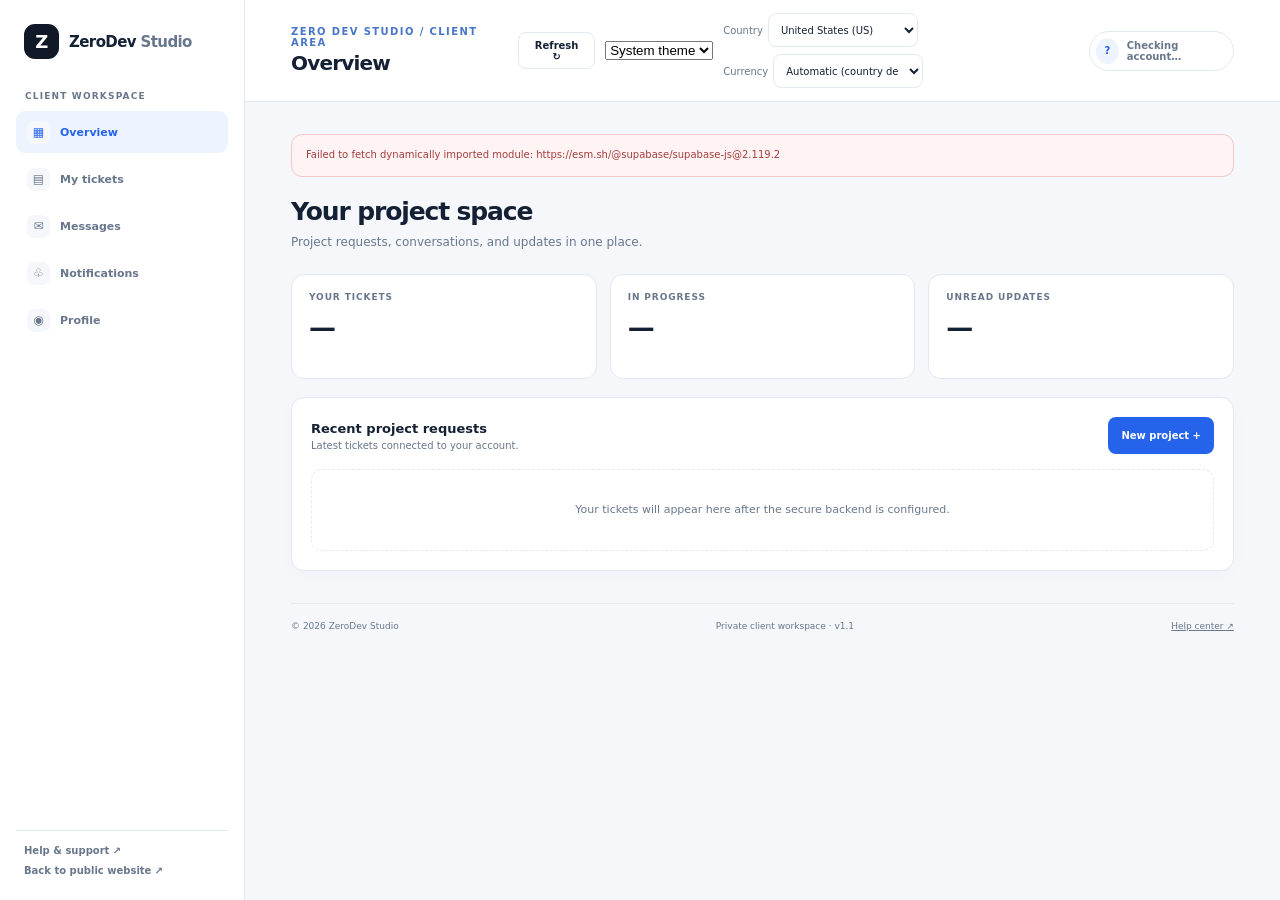
<file: portal/index.html>
<!doctype html>
<html lang="en">
<head>
  <meta charset="utf-8"><meta name="viewport" content="width=device-width,initial-scale=1">
  <meta name="theme-color" content="#f5f7fb"><meta name="description" content="Your private ZeroDev Studio client workspace.">
  <title>Client workspace — ZeroDev Studio</title>
  <script>(function(){try{var p=localStorage.getItem('zerodev-theme')||'system';var d=matchMedia('(prefers-color-scheme: dark)').matches;document.documentElement.dataset.themePreference=p;document.documentElement.dataset.theme=p==='dark'||(p==='system'&&d)?'dark':'light';}catch(e){document.documentElement.dataset.theme='light';}})();</script>
  <link rel="icon" href="../assets/icons/favicon.svg" type="image/svg+xml"><link rel="stylesheet" href="../css/theme.css"><link rel="stylesheet" href="../css/promo.css"><link rel="stylesheet" href="../css/release-app.css"><link rel="stylesheet" href="../css/v11.css">
  <script src="../js/theme.js" defer></script><script src="../js/backend-config.js" defer></script><script src="../js/promo.js" defer></script><script src="../js/data-client.js" defer></script><script src="../js/locale-currency.js" defer></script><script src="../js/portal-release.js" defer></script>
</head>
<body class="release-page">
  <div class="release-shell">
    <aside class="release-sidebar">
      <a class="release-brand" href="../index.html"><span class="release-mark">Z</span><span>ZeroDev <b>Studio</b></span></a>
      <p class="release-nav-label">CLIENT WORKSPACE</p>
      <nav class="release-nav" aria-label="Client workspace navigation">
        <button type="button" class="is-active" data-panel="overview"><span class="nav-symbol">▦</span>Overview</button>
        <button type="button" data-panel="tickets"><span class="nav-symbol">▤</span>My tickets</button>
        <button type="button" data-panel="messages"><span class="nav-symbol">✉</span>Messages</button>
        <button type="button" data-panel="notifications"><span class="nav-symbol">♧</span>Notifications</button>
        <button type="button" data-panel="profile"><span class="nav-symbol">◉</span>Profile</button>
      </nav>
      <div class="release-sidebar-foot"><a href="../support/index.html">Help & support ↗</a><a href="../index.html">Back to public website ↗</a></div>
    </aside>
    <main class="release-workspace">
      <header class="release-topbar">
        <div><p class="release-eyebrow">ZERO DEV STUDIO / CLIENT AREA</p><h1 id="portal-title">Overview</h1></div>
        <div class="release-top-actions"><button type="button" class="release-action secondary" id="portal-refresh">Refresh ↻</button><label class="sr-only" for="portal-release-theme">Theme</label><select id="portal-release-theme" data-theme-select aria-label="Color theme"><option value="system">System theme</option><option value="light">Light theme</option><option value="dark">Dark theme</option></select> <div class="zd-locale-tools" aria-label="Country and currency preferences">
  <label>Country <select data-country-select aria-label="Country"></select></label>
  <label>Currency <select data-currency-select aria-label="Display currency"></select></label>
</div> <span class="release-user-chip"><span class="release-user-dot" id="portal-avatar">?</span><span id="portal-user-label">Checking account…</span></span></div>
      </header>
      <div class="release-work-content">
        <div class="release-banner" id="portal-banner" role="status" aria-live="polite">Checking workspace connection…</div>
        <section class="release-view" data-view="overview">
          <div class="release-page-heading"><h2 id="portal-welcome">Your project space</h2><p>Project requests, conversations, and updates in one place.</p></div>
          <div class="release-stat-grid"><article class="release-stat"><span>YOUR TICKETS</span><strong id="stat-tickets">—</strong></article><article class="release-stat"><span>IN PROGRESS</span><strong id="stat-progress">—</strong></article><article class="release-stat"><span>UNREAD UPDATES</span><strong id="stat-unread">—</strong></article></div>
          <article class="release-panel"><div class="release-panel-head"><div><h3>Recent project requests</h3><p>Latest tickets connected to your account.</p></div><a class="release-action" href="../projects/new.html">New project +</a></div><div class="release-ticket-list" id="overview-tickets"><div class="release-empty">Your tickets will appear here after the secure backend is configured.</div></div></article>
        </section>
        <section class="release-view" data-view="tickets" hidden>
          <div class="release-page-heading"><h2>My tickets</h2><p>Follow the status of each request and open a ticket to view its history.</p></div>
          <article class="release-panel"><div class="release-panel-head"><div><h3>Project request history</h3><p>Only tickets belonging to your account are shown.</p></div><a class="release-action" href="../projects/new.html">Create ticket +</a></div><div class="v11-tools-row"><label class="sr-only" for="ticket-search">Search tickets</label><input id="ticket-search" type="search" placeholder="Search by title or reference…"><label class="sr-only" for="ticket-status-filter">Filter by status</label><select id="ticket-status-filter"><option value="all">All statuses</option><option value="new">New</option><option value="under_review">Under review</option><option value="awaiting_client">Awaiting client</option><option value="in_progress">In progress</option><option value="completed">Completed</option><option value="closed">Closed</option></select></div><div class="release-ticket-list" id="all-tickets"><div class="release-empty">No tickets loaded.</div></div></article>
        </section>
        <section class="release-view" data-view="messages" hidden>
          <div class="release-page-heading"><h2>Project messages</h2><p>Choose a ticket to view your private conversation with ZeroDev Studio.</p></div>
          <div class="release-two-col"><article class="release-panel"><div class="release-panel-head"><div><h3>Your tickets</h3><p>Select a conversation.</p></div></div><div class="release-ticket-list" id="message-ticket-list"><div class="release-empty">No tickets yet.</div></div></article><article class="release-panel"><div class="release-panel-head"><div><h3 id="thread-title">Conversation</h3><p id="thread-subtitle">Select a ticket to begin.</p></div></div><div class="release-banner" id="ticket-quote-preview" hidden></div><p class="zd-fx-attribution">Indicative currency data by <a href="https://www.exchangerate-api.com" target="_blank" rel="noopener noreferrer">ExchangeRate-API</a>. Display conversions are estimates only; the original quotation currency remains authoritative.</p><div class="release-activity" id="ticket-activity-preview" hidden><strong>Ticket activity</strong><div id="ticket-activity-list"></div></div><div class="release-thread" id="message-thread"><div class="release-empty">Private project messages will appear here.</div></div><form class="release-composer" id="client-message-form"><label class="sr-only" for="client-message">Write a message</label><textarea id="client-message" name="body" minlength="1" maxlength="5000" placeholder="Write a reply…" required></textarea><div class="release-composer-row"><span class="release-muted">Keep messages related to this project.</span><button class="release-action" type="submit" id="client-send-message" disabled>Send message →</button></div></form></article></div>
        </section>
        <section class="release-view" data-view="notifications" hidden>
          <div class="release-page-heading"><h2>Notifications</h2><p>Ticket updates and new replies associated with your account.</p></div>
          <article class="release-panel"><div class="release-panel-head"><div><h3>Recent activity</h3><p>Unread notifications can be marked as read.</p></div></div><div id="portal-notifications"><div class="release-empty">Notifications will appear here.</div></div></article>
        </section>
        <section class="release-view" data-view="profile" hidden>
          <div class="release-page-heading"><h2>Account profile</h2><p>Account information provided by the authentication service.</p></div>
          <article class="release-panel"><div class="release-profile-grid"><div class="release-profile-item"><span>EMAIL ADDRESS</span><strong id="profile-email">—</strong></div><div class="release-profile-item"><span>DISPLAY NAME</span><strong id="profile-name">—</strong></div><div class="release-profile-item"><span>EMAIL STATUS</span><strong id="profile-verification">—</strong></div><div class="release-profile-item"><span>ACCOUNT CREATED</span><strong id="profile-created">—</strong></div></div><div class="v11-subpanel"><h3>Email notification preferences</h3><p class="release-muted">Email updates are optional. They only send after the project owner installs and configures the secure email worker.</p><div class="v11-pref-list"><label><input type="checkbox" id="pref-email-enabled"> Enable email notifications</label><label><input type="checkbox" id="pref-email-messages" checked> Email me when a new project message arrives</label><label><input type="checkbox" id="pref-email-updates" checked> Email me about status and quotation updates</label></div><button type="button" class="release-action secondary" id="save-notification-preferences">Save preferences</button><p id="notification-preferences-status" class="release-muted" role="status" aria-live="polite"></p></div><div style="margin-top:22px"><button class="release-action secondary" type="button" id="portal-sign-out">Sign out</button></div></article>
        </section>
        <footer class="release-footer-app"><span>© <span id="portal-year"></span> ZeroDev Studio</span><span>Private client workspace · v1.1</span><a href="../support/index.html">Help center ↗</a></footer>
      </div>
    </main>
  </div>
</body>
</html>
</file>
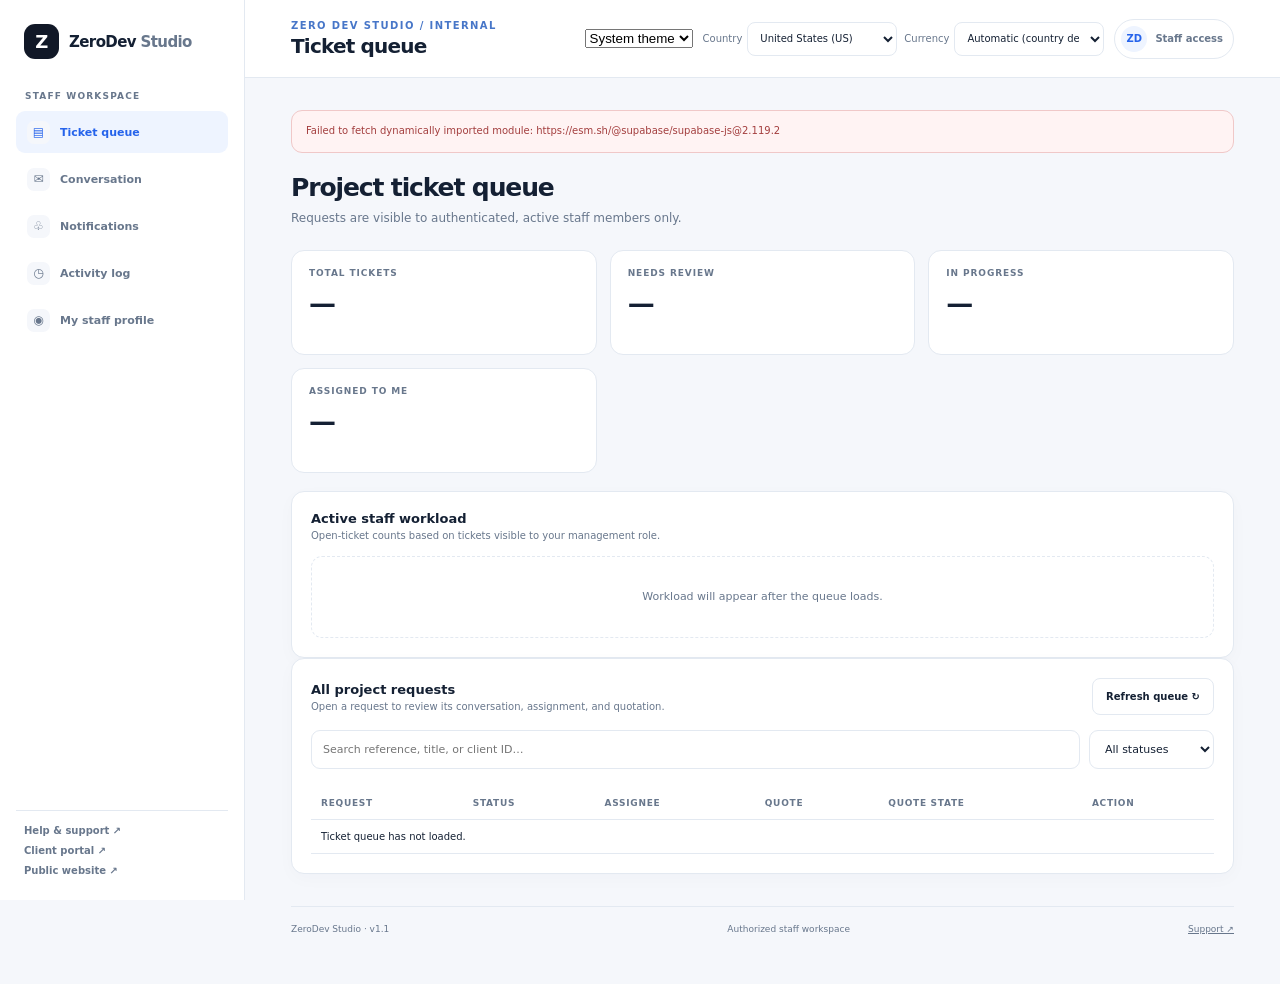
<file: staff/index.html>
<!doctype html>
<html lang="en">
<head>
  <meta charset="utf-8"><meta name="viewport" content="width=device-width,initial-scale=1">
  <meta name="theme-color" content="#f5f7fb"><meta name="description" content="Authorized ZeroDev Studio staff workspace.">
  <title>Staff workspace — ZeroDev Studio</title>
  <script>(function(){try{var p=localStorage.getItem('zerodev-theme')||'system';var d=matchMedia('(prefers-color-scheme: dark)').matches;document.documentElement.dataset.themePreference=p;document.documentElement.dataset.theme=p==='dark'||(p==='system'&&d)?'dark':'light';}catch(e){document.documentElement.dataset.theme='light';}})();</script>
  <link rel="icon" href="../assets/icons/favicon.svg" type="image/svg+xml"><link rel="stylesheet" href="../css/theme.css"><link rel="stylesheet" href="../css/release-app.css"><link rel="stylesheet" href="../css/v11.css">
  <script src="../js/theme.js" defer></script><script src="../js/backend-config.js" defer></script><script src="../js/data-client.js" defer></script><script src="../js/locale-currency.js" defer></script><script src="../js/staff-app.js" defer></script>
</head>
<body class="release-page">
  <div class="release-shell">
    <aside class="release-sidebar">
      <a class="release-brand" href="../index.html"><span class="release-mark">Z</span><span>ZeroDev <b>Studio</b></span></a>
      <p class="release-nav-label">STAFF WORKSPACE</p>
      <nav class="release-nav"><button type="button" class="is-active" data-staff-view="tickets"><span class="nav-symbol">▤</span>Ticket queue</button><button type="button" data-staff-view="conversation"><span class="nav-symbol">✉</span>Conversation</button><button type="button" data-staff-view="notifications"><span class="nav-symbol">♧</span>Notifications</button><button type="button" data-staff-view="activity"><span class="nav-symbol">◷</span>Activity log</button><button type="button" data-staff-view="profile"><span class="nav-symbol">◉</span>My staff profile</button></nav>
      <div class="release-sidebar-foot"><a href="../support/index.html">Help & support ↗</a><a href="../portal/index.html">Client portal ↗</a><a href="../index.html">Public website ↗</a></div>
    </aside>
    <main class="release-workspace">
      <header class="release-topbar"><div><p class="release-eyebrow">ZERO DEV STUDIO / INTERNAL</p><h1 id="staff-title">Ticket queue</h1></div><div class="release-top-actions"><label class="sr-only" for="staff-theme">Theme</label><select id="staff-theme" data-theme-select aria-label="Color theme"><option value="system">System theme</option><option value="light">Light theme</option><option value="dark">Dark theme</option></select> <div class="zd-locale-tools" aria-label="Country and currency preferences">
  <label>Country <select data-country-select aria-label="Country"></select></label>
  <label>Currency <select data-currency-select aria-label="Display currency"></select></label>
</div> <span class="release-user-chip"><span class="release-user-dot">ZD</span><span id="staff-user-label">Staff access</span></span></div></header>
      <div class="release-work-content">
        <div class="release-banner" id="staff-banner" role="status" aria-live="polite">Checking staff access…</div>
        <section class="release-view" data-staff-panel="tickets"><div class="release-page-heading"><h2>Project ticket queue</h2><p>Requests are visible to authenticated, active staff members only.</p></div><div class="release-stat-grid"><article class="release-stat"><span>TOTAL TICKETS</span><strong id="staff-total">—</strong></article><article class="release-stat"><span>NEEDS REVIEW</span><strong id="staff-new">—</strong></article><article class="release-stat"><span>IN PROGRESS</span><strong id="staff-progress">—</strong></article><article class="release-stat"><span>ASSIGNED TO ME</span><strong id="staff-assigned">—</strong></article></div><article class="release-panel" id="staff-workload-panel"><div class="release-panel-head"><div><h3>Active staff workload</h3><p>Open-ticket counts based on tickets visible to your management role.</p></div></div><div id="staff-workload-list"><div class="release-empty">Workload will appear after the queue loads.</div></div></article><article class="release-panel"><div class="release-panel-head"><div><h3>All project requests</h3><p>Open a request to review its conversation, assignment, and quotation.</p></div><button class="release-action secondary" type="button" id="staff-refresh">Refresh queue ↻</button></div><div class="v11-tools-row"><label class="sr-only" for="staff-ticket-search">Search queue</label><input id="staff-ticket-search" type="search" placeholder="Search reference, title, or client ID…"><label class="sr-only" for="staff-status-filter">Filter status</label><select id="staff-status-filter"><option value="all">All statuses</option><option value="new">New</option><option value="under_review">Under review</option><option value="awaiting_client">Awaiting client</option><option value="in_progress">In progress</option><option value="completed">Completed</option><option value="closed">Closed</option></select></div><div class="release-staff-table-wrap"><table class="release-staff-table"><thead><tr><th>REQUEST</th><th>STATUS</th><th>ASSIGNEE</th><th>QUOTE</th><th>QUOTE STATE</th><th>ACTION</th></tr></thead><tbody id="staff-ticket-rows"><tr><td colspan="6">Ticket queue has not loaded.</td></tr></tbody></table></div></article></section>
        <section class="release-view" data-staff-panel="conversation" hidden><div class="release-page-heading"><h2 id="staff-thread-title">Ticket conversation</h2><p id="staff-thread-subtitle">Choose a ticket from the queue to open its discussion.</p></div><div class="release-two-col"><article class="release-panel"><div class="release-panel-head"><div><h3>Ticket history</h3><p>Client-visible and staff-only messages.</p></div></div><div class="release-thread" id="staff-thread"><div class="release-empty">No ticket selected.</div></div></article><article class="release-panel"><div class="release-panel-head"><div><h3>Reply to client</h3><p>Staff-only notes are hidden from clients.</p></div></div><form class="release-composer" id="staff-message-form"><label class="sr-only" for="staff-message">Write a message or note</label><textarea id="staff-message" minlength="1" maxlength="5000" placeholder="Write a reply…" required></textarea><label class="release-muted"><input type="checkbox" id="staff-internal-note"> Save as internal staff note (management roles only; client cannot see it)</label><div class="release-composer-row"><span class="release-muted">Messages are saved to the ticket history.</span><button class="release-action" id="staff-send" type="submit" disabled>Send reply →</button></div></form></article></div></section>
        <section class="release-view" data-staff-panel="activity" hidden><div class="release-page-heading"><h2>Ticket activity log</h2><p>Recent ticket events visible to your staff role under database access policies.</p></div><article class="release-panel"><div class="release-panel-head"><div><h3>Recent activity</h3><p>Database-recorded ticket events, newest first.</p></div></div><div id="staff-activity-log"><div class="release-empty">Activity will appear here after the queue loads.</div></div></article></section>
        <section class="release-view" data-staff-panel="notifications" hidden><div class="release-page-heading"><h2>Staff notifications</h2><p>New requests and client replies.</p></div><article class="release-panel"><div id="staff-notifications"><div class="release-empty">No notifications loaded.</div></div></article></section>
        <section class="release-view" data-staff-panel="profile" hidden><div class="release-page-heading"><h2>Staff profile</h2><p>Access level assigned by the studio owner.</p></div><article class="release-panel"><div class="release-profile-grid"><div class="release-profile-item"><span>ACCOUNT</span><strong id="staff-email">—</strong></div><div class="release-profile-item"><span>ROLE</span><strong id="staff-role">—</strong></div><div class="release-profile-item"><span>ACCESS STATUS</span><strong id="staff-access-status">—</strong></div></div><p class="release-muted" style="margin-top:20px">Staff membership cannot be self-created or changed from this page. Only the designated owner can manage staff enrollment using the reviewed server-side process.</p><button type="button" class="release-action secondary" id="staff-sign-out">Sign out</button></article></section>
        <footer class="release-footer-app"><span>ZeroDev Studio · v1.1</span><span>Authorized staff workspace</span><a href="../support/index.html">Support ↗</a></footer>
      </div>
    </main>
  </div>
</body>
</html>
</file>
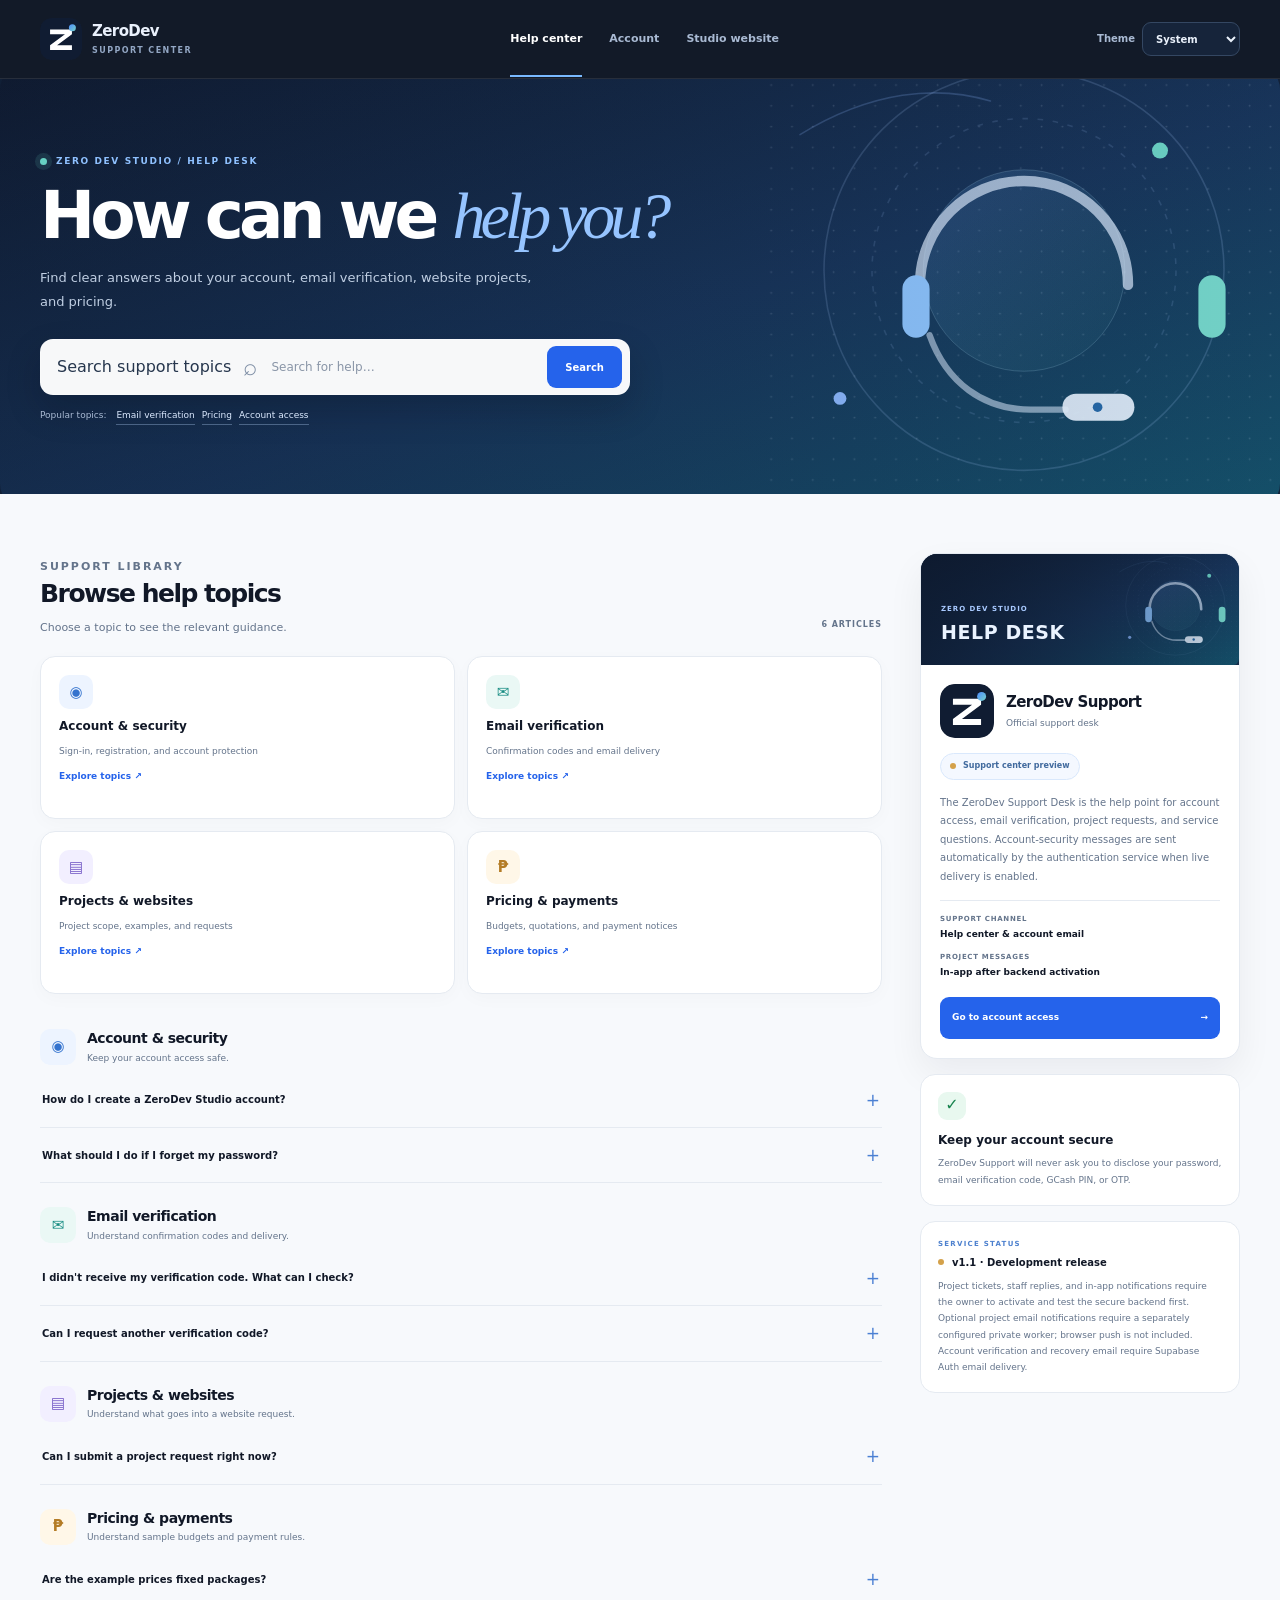
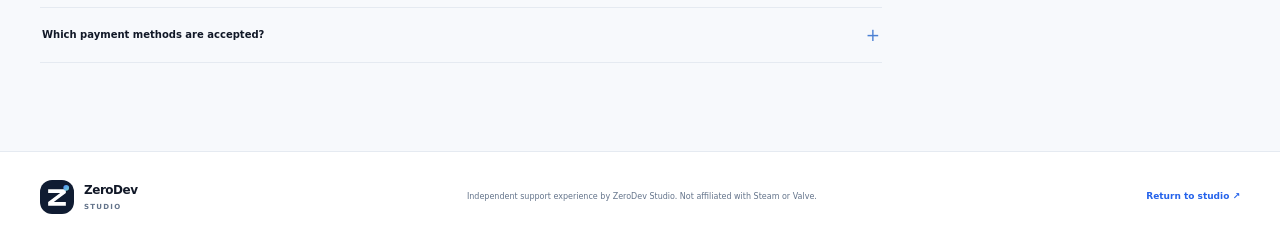
<file: support/index.html>
<!doctype html>
<html lang="en">
<head>
  <meta charset="utf-8">
  <meta name="viewport" content="width=device-width, initial-scale=1">
  <meta name="theme-color" content="#101b31">
  <meta name="description" content="Find account, verification, project, and pricing guidance from the ZeroDev Studio Support Center.">
  <title>ZeroDev Support — ZeroDev Studio</title>
  <link rel="icon" href="../assets/icons/favicon.svg" type="image/svg+xml">
  <link rel="stylesheet" href="../css/theme.css">
  <link rel="stylesheet" href="../css/support.css">
  <script src="../js/theme.js" defer></script>
  <script src="../js/support.js" defer></script>
</head>
<body class="support-page">
  <a class="support-skip" href="#support-main">Skip to support content</a>
  <header class="support-header">
    <div class="support-header-inner">
      <a class="support-brand" href="../index.html" aria-label="ZeroDev Studio home">
        <img src="../assets/icons/zerodev-support.svg" alt="" width="42" height="42">
        <span><strong>ZeroDev</strong><small>SUPPORT CENTER</small></span>
      </a>
      <nav class="support-nav" aria-label="Support navigation">
        <a class="is-current" href="index.html" aria-current="page">Help center</a>
        <a href="../account/index.html">Account</a>
        <a href="../index.html">Studio website</a>
      </nav>
      <div class="theme-picker support-theme-picker">
        <label for="support-theme-select">Theme</label>
        <select id="support-theme-select" data-theme-select aria-label="Color theme">
          <option value="system">System</option><option value="light">Light</option><option value="dark">Dark</option>
        </select>
      </div>
    </div>
  </header>

  <main id="support-main">
    <section class="support-hero" aria-labelledby="support-title">
      <div class="support-hero-inner">
        <p class="support-eyebrow"><span></span> ZERO DEV STUDIO / HELP DESK</p>
        <h1 id="support-title">How can we <em>help you?</em></h1>
        <p class="support-hero-copy">Find clear answers about your account, email verification, website projects, and pricing.</p>
        <form class="support-search" role="search" data-support-search-form>
          <label class="visually-hidden" for="support-search-input">Search support topics</label>
          <span aria-hidden="true">⌕</span>
          <input id="support-search-input" type="search" placeholder="Search for help…" autocomplete="off">
          <button type="submit">Search</button>
        </form>
        <p class="support-search-hint">Popular topics: <button type="button" data-search-term="verification">Email verification</button><button type="button" data-search-term="pricing">Pricing</button><button type="button" data-search-term="account">Account access</button></p>
      </div>
    </section>

    <section class="support-main-grid" aria-label="Support resources">
      <div class="support-content-column">
        <div class="support-section-heading">
          <div><p class="support-kicker">SUPPORT LIBRARY</p><h2>Browse help topics</h2><p>Choose a topic to see the relevant guidance.</p></div>
          <span class="article-count" data-article-count>6 ARTICLES</span>
        </div>

        <div class="support-topic-grid" data-support-topics>
          <a class="support-topic-card" href="#account-help" data-topic-card data-search="account sign in login password access profile" data-group="account">
            <span class="topic-icon topic-blue" aria-hidden="true">◉</span><strong>Account &amp; security</strong><span>Sign-in, registration, and account protection</span><b>Explore topics ↗</b>
          </a>
          <a class="support-topic-card" href="#verification-help" data-topic-card data-search="verification email code otp inbox spam resend" data-group="verification">
            <span class="topic-icon topic-teal" aria-hidden="true">✉</span><strong>Email verification</strong><span>Confirmation codes and email delivery</span><b>Explore topics ↗</b>
          </a>
          <a class="support-topic-card" href="#project-help" data-topic-card data-search="project website service request ticket deadline budget" data-group="project">
            <span class="topic-icon topic-violet" aria-hidden="true">▤</span><strong>Projects &amp; websites</strong><span>Project scope, examples, and requests</span><b>Explore topics ↗</b>
          </a>
          <a class="support-topic-card" href="#pricing-help" data-topic-card data-search="pricing quotation budget gcash paypal discount payment" data-group="pricing">
            <span class="topic-icon topic-gold" aria-hidden="true">₱</span><strong>Pricing &amp; payments</strong><span>Budgets, quotations, and payment notices</span><b>Explore topics ↗</b>
          </a>
        </div>

        <div class="support-article-list" data-support-articles>
          <section class="support-article-group" id="account-help" data-article-group="account">
            <div class="article-group-heading"><span class="topic-icon topic-blue">◉</span><div><h3>Account &amp; security</h3><p>Keep your account access safe.</p></div></div>
            <details class="support-article" data-article data-search="create account register sign up">
              <summary>How do I create a ZeroDev Studio account?</summary>
              <p>Open the Account page, choose Create account, and enter your name, email address, and a unique password. In the live service, the authentication system sends a one-time confirmation code to your email before the address is verified.</p>
            </details>
            <details class="support-article" data-article data-search="password reset forgot password recovery">
              <summary>What should I do if I forget my password?</summary>
              <p>Use the Forgot password option on the account page. The live service will request a password-reset message. Never send your password or verification code to anyone claiming to be support.</p>
            </details>
          </section>

          <section class="support-article-group" id="verification-help" data-article-group="verification">
            <div class="article-group-heading"><span class="topic-icon topic-teal">✉</span><div><h3>Email verification</h3><p>Understand confirmation codes and delivery.</p></div></div>
            <details class="support-article" data-article data-search="email code otp not received inbox spam verification">
              <summary>I didn't receive my verification code. What can I check?</summary>
              <p>Check the email address you entered, then look in Spam, Junk, or Promotions. Wait before requesting another code. If delivery still fails, the service owner should check the authentication email settings and SMTP provider logs. The demo website does not send real email.</p>
            </details>
            <details class="support-article" data-article data-search="resend expired code one time password">
              <summary>Can I request another verification code?</summary>
              <p>Yes. The live account screen includes a resend option with a cooldown. A previously issued code may stop working after it expires or a newer code is requested. Use only the newest code and never share it.</p>
            </details>
          </section>

          <section class="support-article-group" id="project-help" data-article-group="project">
            <div class="article-group-heading"><span class="topic-icon topic-violet">▤</span><div><h3>Projects &amp; websites</h3><p>Understand what goes into a website request.</p></div></div>
            <details class="support-article" data-article data-search="project request ticket website brief scope">
              <summary>Can I submit a project request right now?</summary>
              <p>Verified clients can submit a private project ticket after the backend is configured. Use the Start a Project page from the public website. Guest ticket access is not enabled in this release.</p>
            </details>
          </section>

          <section class="support-article-group" id="pricing-help" data-article-group="pricing">
            <div class="article-group-heading"><span class="topic-icon topic-gold">₱</span><div><h3>Pricing &amp; payments</h3><p>Understand sample budgets and payment rules.</p></div></div>
            <details class="support-article" data-article data-search="pricing quotation budget 20 5000 10000">
              <summary>Are the example prices fixed packages?</summary>
              <p>No. The $20 starter, ₱5,000 entry-level, and ₱10,000+ premium examples are illustrative starting budgets. The final quotation depends on agreed scope, page count, content, design, and functionality.</p>
            </details>
            <details class="support-article" data-article data-search="gcash paypal payment discount new26">
              <summary>Which payment methods are accepted?</summary>
              <p>GCash is currently the only accepted payment method described by the studio; PayPal is coming soon. Payments are arranged manually after a written quotation and are not collected by this website. Never share your GCash MPIN, password, or OTP.</p>
            </details>
          </section>
        </div>
        <p class="support-no-results" data-no-results hidden>No matching help topics. Try a different search phrase.</p>
      </div>

      <aside class="support-side-column">
        <article class="agent-card">
          <div class="agent-banner" role="img" aria-label="Abstract blue support banner"><span>ZERO DEV STUDIO</span><b>HELP DESK</b></div>
          <div class="agent-card-body">
            <div class="agent-profile-row">
              <img class="agent-avatar" src="../assets/icons/zerodev-support.svg" alt="ZeroDev Support logo" width="62" height="62">
              <div><h2>ZeroDev Support</h2><p>Official support desk</p></div>
            </div>
            <span class="agent-status"><i></i> Support center preview</span>
            <p class="agent-description">The ZeroDev Support Desk is the help point for account access, email verification, project requests, and service questions. Account-security messages are sent automatically by the authentication service when live delivery is enabled.</p>
            <div class="agent-divider"></div>
            <div class="agent-facts"><div><span>SUPPORT CHANNEL</span><strong>Help center &amp; account email</strong></div><div><span>PROJECT MESSAGES</span><strong>In-app after backend activation</strong></div></div>
            <a class="agent-button" href="../account/index.html">Go to account access <span aria-hidden="true">→</span></a>
          </div>
        </article>

        <article class="support-safety-card">
          <div class="safety-symbol">✓</div>
          <h3>Keep your account secure</h3>
          <p>ZeroDev Support will never ask you to disclose your password, email verification code, GCash PIN, or OTP.</p>
        </article>

        <article class="support-status-card">
          <p class="support-kicker">SERVICE STATUS</p><strong><span></span> v1.1 · Development release</strong>
          <p>Project tickets, staff replies, and in-app notifications require the owner to activate and test the secure backend first. Optional project email notifications require a separately configured private worker; browser push is not included. Account verification and recovery email require Supabase Auth email delivery.</p>
        </article>
      </aside>
    </section>
  </main>

  <footer class="support-footer">
    <a class="support-brand" href="../index.html"><img src="../assets/icons/zerodev-support.svg" alt="" width="34" height="34"><span><strong>ZeroDev</strong><small>STUDIO</small></span></a>
    <p>Independent support experience by ZeroDev Studio. Not affiliated with Steam or Valve.</p>
    <a href="../index.html">Return to studio ↗</a>
  </footer>
</body>
</html>
</file>
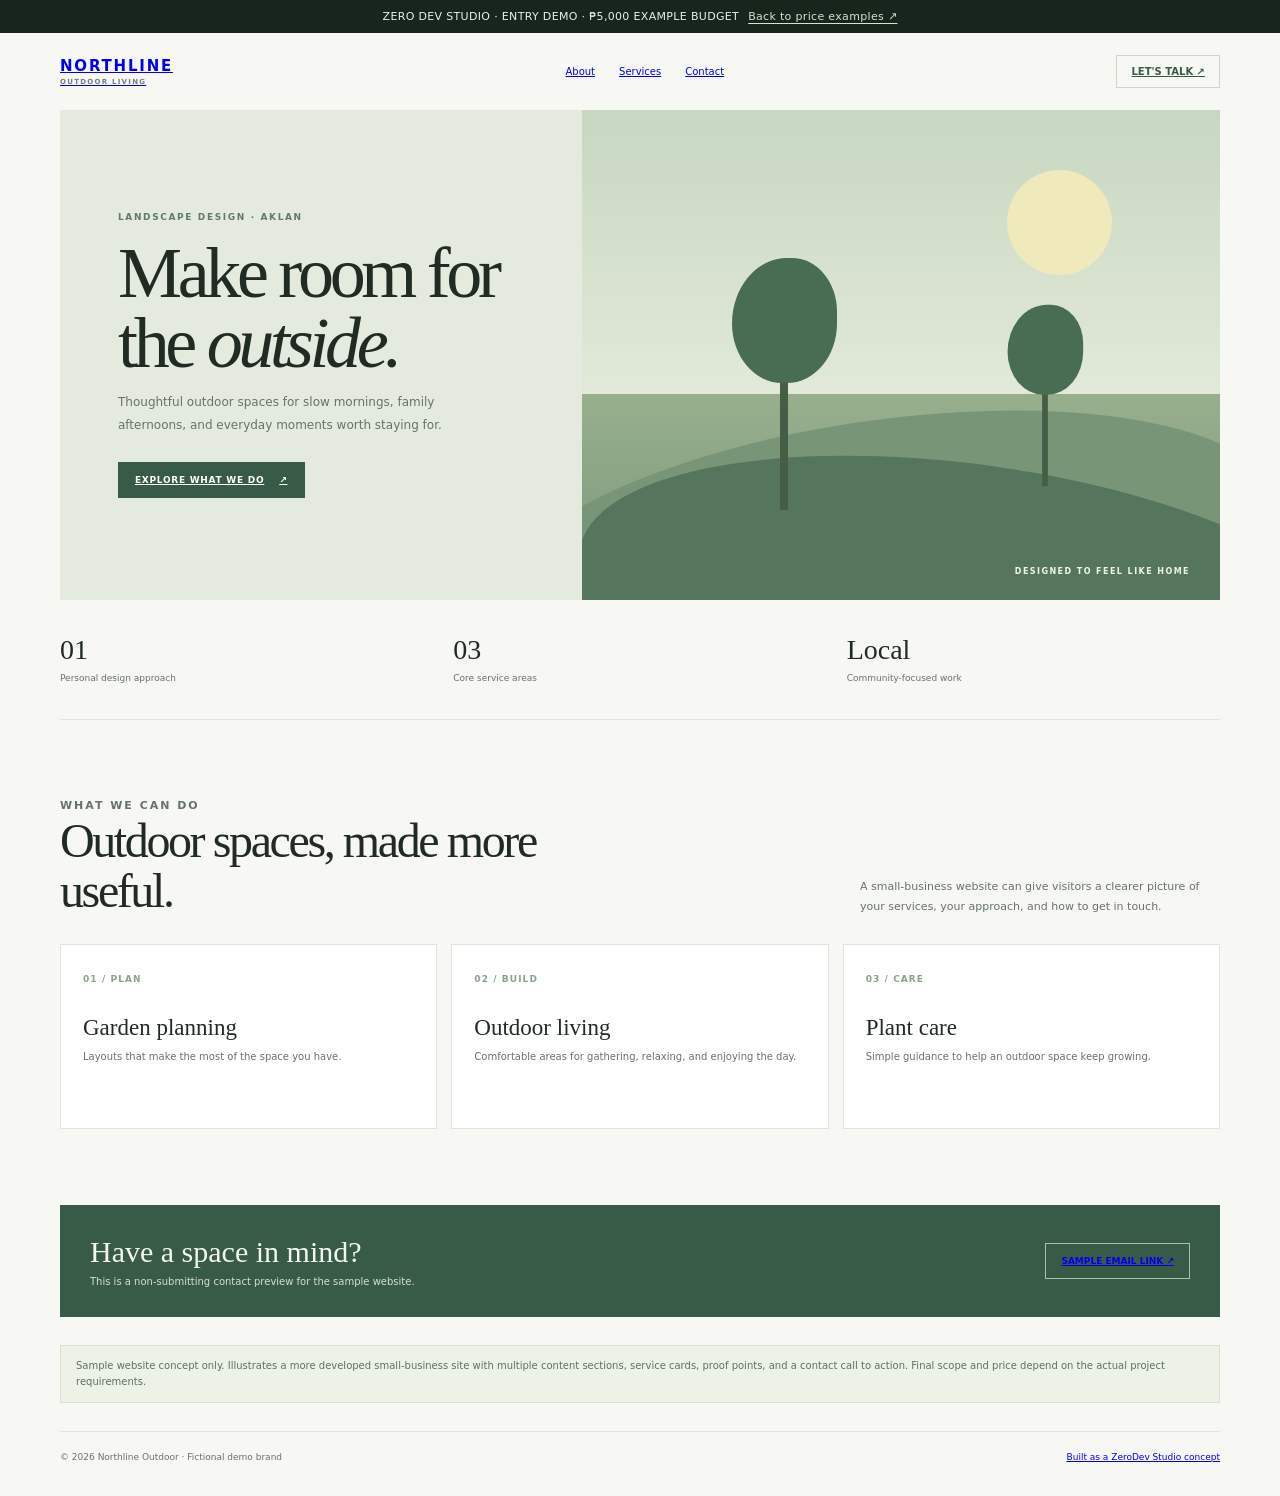
<file: samples/entry/index.html>
<!doctype html>
<html lang="en">
<head>
  <meta charset="utf-8">
  <meta name="viewport" content="width=device-width, initial-scale=1">
  <meta name="description" content="A small-business multi-section website concept by ZeroDev Studio.">
  <title>Northline Outdoor — Entry concept</title>
  <style>
    :root{--ink:#202b24;--muted:#66736a;--paper:#f7f8f3;--green:#385b47;--lime:#dce8a7;--line:#dfe5db;font-family:Inter,ui-sans-serif,system-ui,-apple-system,"Segoe UI",sans-serif;color:var(--ink);background:var(--paper)}*{box-sizing:border-box}html{scroll-behavior:smooth}body{margin:0;min-width:320px;background:var(--paper);color:var(--ink);-webkit-font-smoothing:antialiased}.demo-bar{display:flex;justify-content:center;align-items:center;gap:9px;padding:10px 16px;background:#17251c;color:#eaf0e6;font-size:11px;letter-spacing:.03em}.demo-bar a{color:#d2e5cf;text-decoration:underline;text-underline-offset:3px}.shell{width:min(100% - 48px,1160px);margin:auto}.nav{display:flex;align-items:center;justify-content:space-between;padding:22px 0}.brand{font-size:15px;font-weight:900;letter-spacing:.12em}.brand small{display:block;margin-top:3px;color:#738076;font-size:7px;letter-spacing:.18em}.navlinks{display:flex;gap:24px;color:var(--muted);font-size:10px}.contact-link{padding:10px 14px;border:1px solid #cbd7c9;color:var(--green);font-size:10px;font-weight:800}.hero{position:relative;display:grid;grid-template-columns:.9fr 1.1fr;min-height:490px;overflow:hidden;background:#e5eadf}.hero-copy{position:relative;z-index:2;align-self:center;padding:58px 0 58px 58px}.eyebrow{margin:0 0 17px;color:#607b66;font-size:9px;font-weight:900;letter-spacing:.18em}.hero h1{max-width:490px;margin:0;font-family:Georgia,serif;font-size:clamp(44px,6vw,72px);font-weight:500;line-height:.97;letter-spacing:-.06em}.hero-copy p:not(.eyebrow){max-width:380px;color:#657369;font-size:12px;line-height:1.9}.button{display:inline-flex;gap:15px;align-items:center;margin-top:13px;padding:13px 17px;background:var(--green);color:white;font-size:9px;font-weight:850;letter-spacing:.08em}.landscape{position:relative;min-height:490px;overflow:hidden;background:linear-gradient(180deg,#c7d7c1 0%,#e2e9d8 58%,#98af8d 58%,#78977b 100%)}.hill{position:absolute;bottom:-100px;width:125%;height:280px;border-radius:50% 50% 0 0}.hill.one{left:-15%;background:#789578;transform:rotate(-8deg)}.hill.two{right:-24%;bottom:-145px;background:#55765c;transform:rotate(8deg)}.sun{position:absolute;top:60px;right:17%;width:105px;height:105px;border-radius:50%;background:#f0e9bb}.tree{position:absolute;z-index:2;bottom:90px;width:8px;height:170px;background:#455d47}.tree:before{content:"";position:absolute;top:-82px;left:-48px;width:105px;height:125px;border-radius:55% 45% 50% 50%;background:#486d52}.tree.t1{left:31%}.tree.t2{left:72%;transform:scale(.72)}.hero-caption{position:absolute;right:30px;bottom:24px;z-index:3;color:#f1f5e8;font-size:8px;font-weight:850;letter-spacing:.18em}.proof{display:grid;grid-template-columns:repeat(3,1fr);gap:20px;padding:34px 0;border-bottom:1px solid var(--line)}.proof strong{display:block;font-family:Georgia,serif;font-size:28px;font-weight:500}.proof span{color:var(--muted);font-size:9px}.section{padding:76px 0}.section-heading{display:flex;justify-content:space-between;gap:40px;align-items:end;margin-bottom:27px}.section-heading h2{max-width:480px;margin:0;font-family:Georgia,serif;font-size:clamp(32px,4vw,48px);font-weight:500;line-height:1.05;letter-spacing:-.05em}.section-heading p{max-width:360px;margin:0;color:var(--muted);font-size:11px;line-height:1.8}.services{display:grid;grid-template-columns:repeat(3,1fr);gap:14px}.service{min-height:185px;padding:22px;border:1px solid var(--line);background:#fff}.service .num{color:#8ba18a;font-size:9px;font-weight:900;letter-spacing:.12em}.service h3{margin:29px 0 7px;font-family:Georgia,serif;font-size:23px;font-weight:500}.service p{margin:0;color:var(--muted);font-size:10px;line-height:1.7}.contact{display:flex;align-items:center;justify-content:space-between;gap:25px;padding:30px;background:var(--green);color:#f4f7ef}.contact h2{margin:0;font-family:Georgia,serif;font-size:30px;font-weight:500}.contact p{margin:7px 0 0;color:#d4dfd2;font-size:10px}.contact a{border:1px solid #a9c0a9;padding:12px 15px;font-size:9px;font-weight:850}.scope{margin:28px auto;padding:12px 15px;border:1px solid #d9e2d2;background:#edf2e7;color:#5e705f;font-size:10px;line-height:1.6}.footer{display:flex;justify-content:space-between;gap:20px;padding:20px 0 34px;color:var(--muted);font-size:9px;border-top:1px solid var(--line)}@media(max-width:800px){.hero{grid-template-columns:1fr}.hero-copy{padding:50px 35px}.landscape{min-height:330px}.section-heading{display:block}.section-heading p{margin-top:15px}}@media(max-width:620px){.shell{width:min(100% - 32px,560px)}.nav{align-items:flex-start;gap:12px}.navlinks{gap:12px;flex-wrap:wrap;justify-content:flex-end}.hero-copy{padding:43px 25px}.landscape{min-height:280px}.proof{gap:8px}.proof strong{font-size:23px}.services{grid-template-columns:1fr}.service{min-height:145px}.contact{align-items:flex-start;flex-direction:column}.footer{flex-direction:column;gap:8px}}
  </style>
</head>
<body>
  <div class="demo-bar"><span>ZERO DEV STUDIO · ENTRY DEMO · ₱5,000 EXAMPLE BUDGET</span><a href="../../index.html#budget-samples">Back to price examples ↗</a></div>
  <div class="shell">
    <header class="nav"><a class="brand" href="#home">NORTHLINE <small>OUTDOOR LIVING</small></a><nav class="navlinks" aria-label="Main navigation"><a href="#about">About</a><a href="#services">Services</a><a href="#contact">Contact</a></nav><a class="contact-link" href="#contact">LET'S TALK ↗</a></header>
    <main id="home">
      <section class="hero"><div class="hero-copy"><p class="eyebrow">LANDSCAPE DESIGN · AKLAN</p><h1>Make room for the <em>outside.</em></h1><p>Thoughtful outdoor spaces for slow mornings, family afternoons, and everyday moments worth staying for.</p><a class="button" href="#services">EXPLORE WHAT WE DO <span>↗</span></a></div><div class="landscape" aria-label="Abstract landscape illustration"><div class="sun"></div><div class="hill one"></div><div class="hill two"></div><div class="tree t1"></div><div class="tree t2"></div><span class="hero-caption">DESIGNED TO FEEL LIKE HOME</span></div></section>
      <section class="proof" id="about"><div><strong>01</strong><span>Personal design approach</span></div><div><strong>03</strong><span>Core service areas</span></div><div><strong>Local</strong><span>Community-focused work</span></div></section>
      <section class="section" id="services"><div class="section-heading"><div><p class="eyebrow">WHAT WE CAN DO</p><h2>Outdoor spaces, made more useful.</h2></div><p>A small-business website can give visitors a clearer picture of your services, your approach, and how to get in touch.</p></div><div class="services"><article class="service"><span class="num">01 / PLAN</span><h3>Garden planning</h3><p>Layouts that make the most of the space you have.</p></article><article class="service"><span class="num">02 / BUILD</span><h3>Outdoor living</h3><p>Comfortable areas for gathering, relaxing, and enjoying the day.</p></article><article class="service"><span class="num">03 / CARE</span><h3>Plant care</h3><p>Simple guidance to help an outdoor space keep growing.</p></article></div></section>
      <section class="contact" id="contact"><div><h2>Have a space in mind?</h2><p>This is a non-submitting contact preview for the sample website.</p></div><a href="mailto:hello@example.com?subject=Northline%20sample%20enquiry">SAMPLE EMAIL LINK ↗</a></section>
    </main>
    <div class="scope">Sample website concept only. Illustrates a more developed small-business site with multiple content sections, service cards, proof points, and a contact call to action. Final scope and price depend on the actual project requirements.</div>
    <footer class="footer"><span>© 2026 Northline Outdoor · Fictional demo brand</span><a href="../../index.html">Built as a ZeroDev Studio concept</a></footer>
  </div>
</body>
</html>
</file>
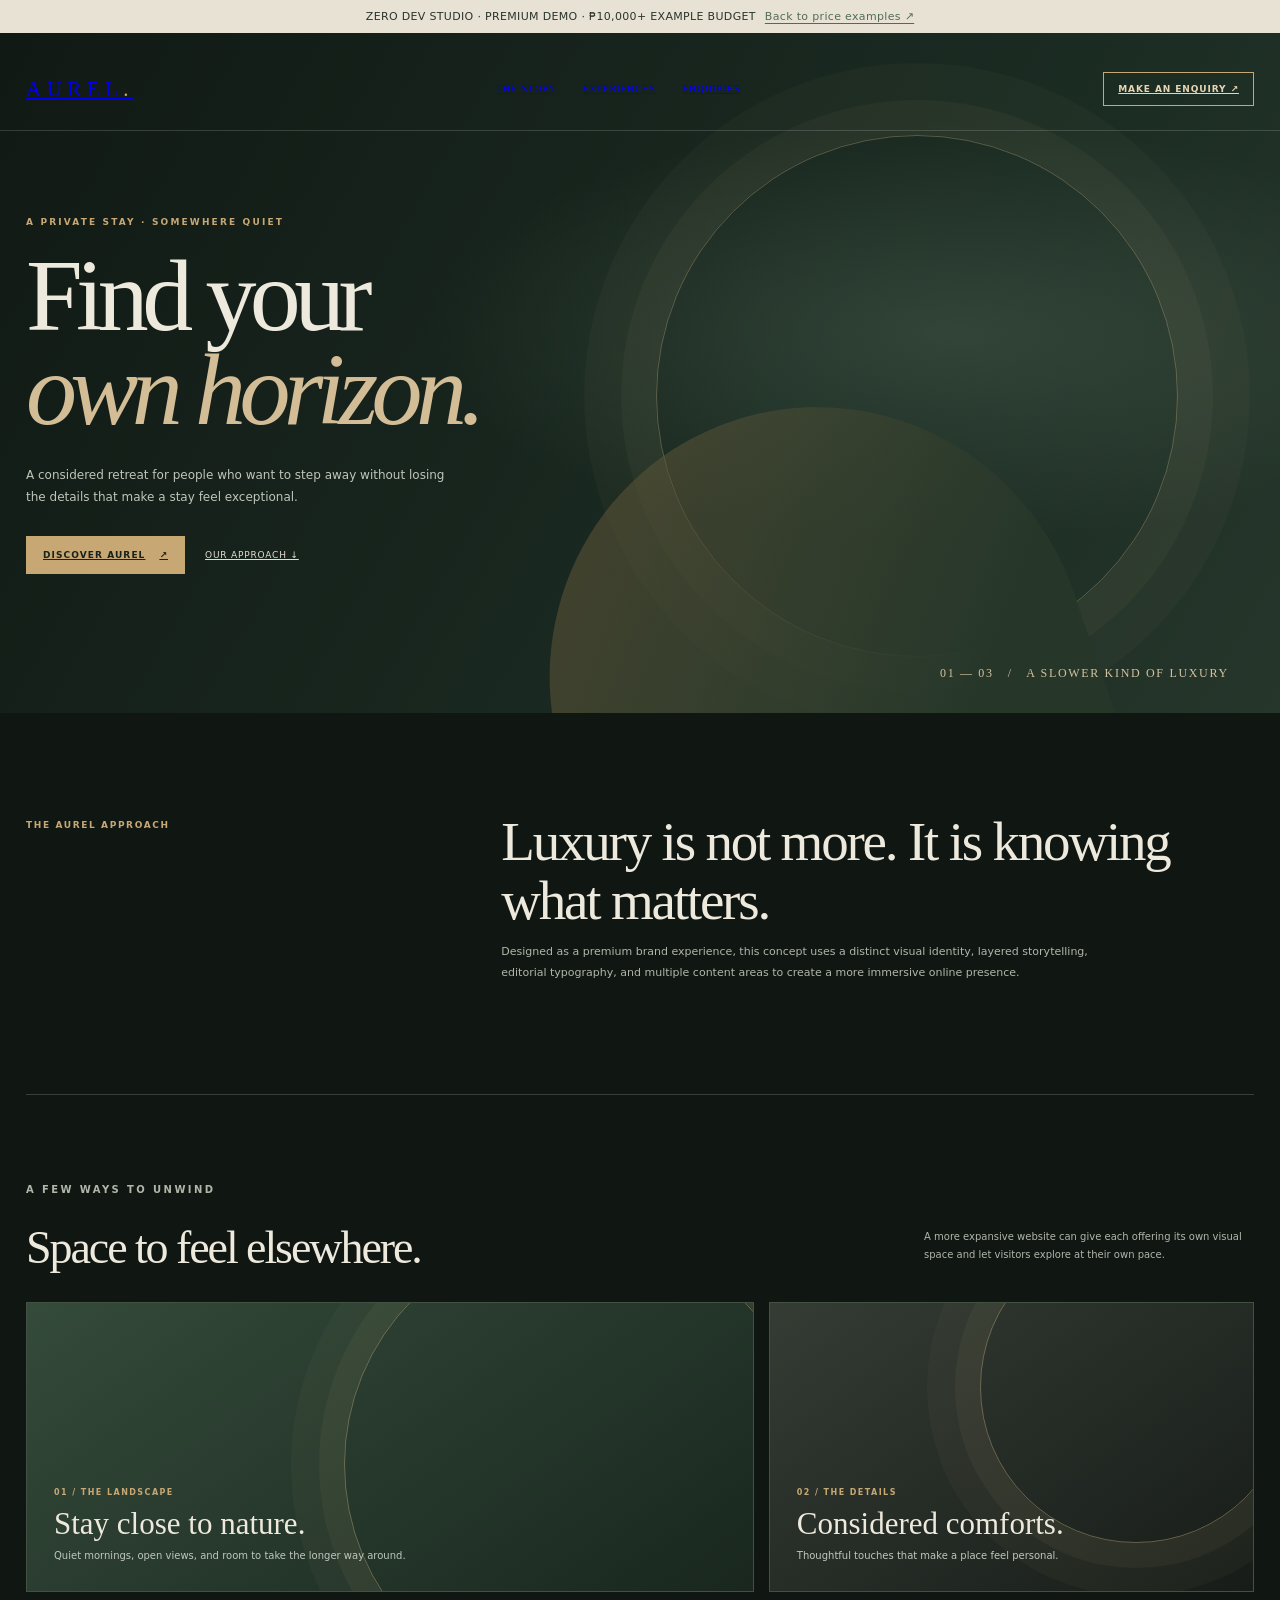
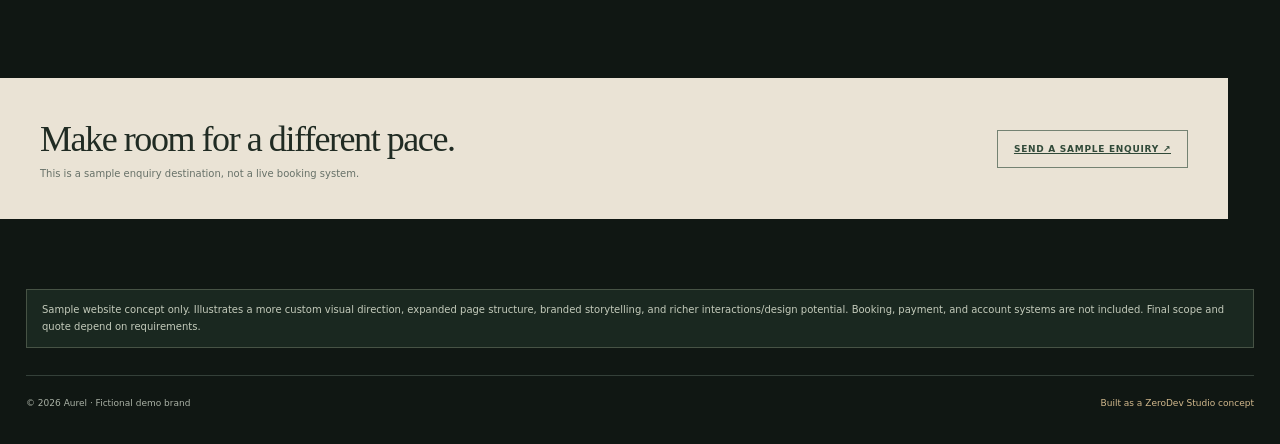
<file: samples/premium/index.html>
<!doctype html>
<html lang="en">
<head>
  <meta charset="utf-8">
  <meta name="viewport" content="width=device-width, initial-scale=1">
  <meta name="description" content="A premium multi-section brand website concept by ZeroDev Studio.">
  <title>AUREL — Premium concept</title>
  <style>
    :root{--night:#101713;--night2:#17231d;--cream:#eee9dd;--muted:#b1b6a9;--gold:#c7a875;--line:#344039;font-family:Inter,ui-sans-serif,system-ui,-apple-system,"Segoe UI",sans-serif;color:var(--cream);background:var(--night)}*{box-sizing:border-box}html{scroll-behavior:smooth}body{margin:0;min-width:320px;background:var(--night);color:var(--cream);-webkit-font-smoothing:antialiased}.demo-bar{display:flex;justify-content:center;align-items:center;gap:9px;padding:10px 16px;background:#e8e2d4;color:#2a342d;font-size:11px;letter-spacing:.03em}.demo-bar a{color:#526b58;text-decoration:underline;text-underline-offset:3px}.wrap{width:min(100% - 52px,1240px);margin:auto}.nav{position:absolute;z-index:5;top:48px;left:0;width:100%;display:flex;align-items:center;justify-content:space-between;padding:24px max(26px,calc((100% - 1240px)/2));border-bottom:1px solid #ffffff28}.logo{font-family:Georgia,serif;font-size:21px;letter-spacing:.26em}.logo span{color:var(--gold)}.navlinks{display:flex;gap:27px;color:#e6e4dc;font-size:9px;letter-spacing:.11em;text-transform:uppercase}.book{border:1px solid #c7a875;padding:11px 14px;color:#e8d5b1;font-size:9px;font-weight:800;letter-spacing:.1em}.hero{position:relative;display:flex;min-height:680px;align-items:center;overflow:hidden;background:radial-gradient(ellipse at 74% 44%,#60766155 0%,transparent 39%),linear-gradient(120deg,#111914,#1b2c23 68%,#26362b)}.hero:before{content:"";position:absolute;right:8%;top:15%;width:min(43vw,520px);aspect-ratio:1;border:1px solid #d2b88955;border-radius:50%;box-shadow:0 0 0 35px #d2b8890b,0 0 0 72px #d2b88908}.hero:after{content:"";position:absolute;right:15%;bottom:-35%;width:42%;height:80%;border-radius:50% 50% 0 0;background:linear-gradient(130deg,#a17c4b55,#26372a 70%);transform:rotate(-19deg)}.hero-content{position:relative;z-index:2;width:min(640px,65%);padding:145px 0 100px}.eyebrow{margin:0 0 22px;color:var(--gold);font-size:9px;font-weight:850;letter-spacing:.24em}.hero h1{margin:0;font-family:Georgia,serif;font-size:clamp(58px,8vw,102px);font-weight:400;line-height:.92;letter-spacing:-.065em}.hero h1 em{color:#d3bd96;font-weight:400}.hero-desc{max-width:430px;margin:27px 0;color:#c0c6ba;font-size:12px;line-height:1.9}.hero-actions{display:flex;align-items:center;gap:20px}.button{display:inline-flex;align-items:center;gap:14px;padding:14px 17px;background:var(--gold);color:#18221b;font-size:9px;font-weight:900;letter-spacing:.12em}.quiet-link{color:#e4ddcf;font-size:9px;letter-spacing:.09em;text-transform:uppercase}.hero-index{position:absolute;right:4%;bottom:32px;z-index:2;color:#d5c29f;font-family:Georgia,serif;font-size:12px;letter-spacing:.14em}.intro{display:grid;grid-template-columns:.7fr 1.3fr;gap:70px;padding:100px 0;border-bottom:1px solid var(--line)}.intro-label{color:var(--gold);font-size:9px;font-weight:850;letter-spacing:.18em}.intro h2{max-width:700px;margin:0;font-family:Georgia,serif;font-size:clamp(32px,4.3vw,55px);font-weight:400;line-height:1.07;letter-spacing:-.04em}.intro p{max-width:620px;color:var(--muted);font-size:11px;line-height:1.9}.experiences{padding:86px 0}.section-top{display:flex;justify-content:space-between;align-items:end;gap:40px;margin-bottom:28px}.section-top h2{margin:0;font-family:Georgia,serif;font-size:46px;font-weight:400;letter-spacing:-.045em}.section-top p{max-width:330px;color:var(--muted);font-size:10px;line-height:1.8}.experience-grid{display:grid;grid-template-columns:1.2fr .8fr;gap:15px}.experience{position:relative;display:flex;min-height:290px;flex-direction:column;justify-content:end;overflow:hidden;padding:27px;border:1px solid #435044;background:linear-gradient(145deg,#344a3a,#19271f)}.experience:before{content:"";position:absolute;right:-8%;top:-25%;width:64%;aspect-ratio:1;border:1px solid #d3b88966;border-radius:50%;box-shadow:0 0 0 25px #d3b8890d,0 0 0 53px #d3b88909}.experience:nth-child(2){background:linear-gradient(145deg,#343c34,#171c18)}.experience small{position:relative;z-index:1;color:var(--gold);font-size:8px;font-weight:850;letter-spacing:.18em}.experience h3{position:relative;z-index:1;margin:9px 0 5px;font-family:Georgia,serif;font-size:31px;font-weight:400}.experience p{position:relative;z-index:1;max-width:360px;margin:0;color:#c0c8bd;font-size:10px;line-height:1.7}.cta{display:flex;justify-content:space-between;align-items:center;gap:30px;margin:0 0 70px;padding:40px;background:#eae3d5;color:#202b23}.cta h2{margin:0;font-family:Georgia,serif;font-size:36px;font-weight:400;letter-spacing:-.04em}.cta p{margin:8px 0 0;color:#677168;font-size:10px}.cta a{padding:13px 16px;border:1px solid #748272;color:#314a39;font-size:9px;font-weight:850;letter-spacing:.08em}.scope{margin:0 auto 27px;padding:12px 15px;border:1px solid #475345;background:#1a2820;color:#c4cbbb;font-size:10px;line-height:1.65}.footer{display:flex;justify-content:space-between;gap:20px;padding:22px 0 36px;border-top:1px solid var(--line);color:#aab2a6;font-size:9px}.footer a{color:#d2b98d;text-decoration:none}@media(max-width:800px){.hero{min-height:600px}.hero-content{width:min(650px,85%)}.intro{grid-template-columns:1fr;gap:24px}.section-top{display:block}.section-top p{margin-top:12px}.experience-grid{grid-template-columns:1fr 1fr}}@media(max-width:620px){.wrap{width:min(100% - 32px,560px)}.nav{padding:18px 16px;top:44px}.navlinks{display:none}.book{padding:9px 10px}.hero{min-height:620px}.hero-content{width:100%;padding:120px 0 90px}.hero h1{font-size:58px}.hero:before{right:-10%;top:28%;width:75vw}.hero:after{right:-15%;width:70%}.intro{padding:65px 0}.experiences{padding:65px 0}.section-top h2{font-size:38px}.experience-grid{grid-template-columns:1fr}.experience{min-height:230px}.cta{align-items:flex-start;flex-direction:column;padding:27px}.cta h2{font-size:30px}.footer{flex-direction:column;gap:8px}}
  </style>
</head>
<body>
  <div class="demo-bar"><span>ZERO DEV STUDIO · PREMIUM DEMO · ₱10,000+ EXAMPLE BUDGET</span><a href="../../index.html#budget-samples">Back to price examples ↗</a></div>
  <header class="nav"><a class="logo" href="#home">AUREL<span>.</span></a><nav class="navlinks" aria-label="Main navigation"><a href="#story">The story</a><a href="#experiences">Experiences</a><a href="#contact">Enquiries</a></nav><a class="book" href="#contact">MAKE AN ENQUIRY ↗</a></header>
  <main id="home">
    <section class="hero"><div class="wrap"><div class="hero-content"><p class="eyebrow">A PRIVATE STAY · SOMEWHERE QUIET</p><h1>Find your<br><em>own horizon.</em></h1><p class="hero-desc">A considered retreat for people who want to step away without losing the details that make a stay feel exceptional.</p><div class="hero-actions"><a class="button" href="#experiences">DISCOVER AUREL <span>↗</span></a><a class="quiet-link" href="#story">OUR APPROACH ↓</a></div></div><span class="hero-index">01 — 03 &nbsp; / &nbsp; A SLOWER KIND OF LUXURY</span></div></section>
    <section class="wrap intro" id="story"><div><span class="intro-label">THE AUREL APPROACH</span></div><div><h2>Luxury is not more. It is knowing what matters.</h2><p>Designed as a premium brand experience, this concept uses a distinct visual identity, layered storytelling, editorial typography, and multiple content areas to create a more immersive online presence.</p></div></section>
    <section class="wrap experiences" id="experiences"><div class="section-top"><div><p class="eyebrow">A FEW WAYS TO UNWIND</p><h2>Space to feel elsewhere.</h2></div><p>A more expansive website can give each offering its own visual space and let visitors explore at their own pace.</p></div><div class="experience-grid"><article class="experience"><small>01 / THE LANDSCAPE</small><h3>Stay close to nature.</h3><p>Quiet mornings, open views, and room to take the longer way around.</p></article><article class="experience"><small>02 / THE DETAILS</small><h3>Considered comforts.</h3><p>Thoughtful touches that make a place feel personal.</p></article></div></section>
    <section class="wrap cta" id="contact"><div><h2>Make room for a different pace.</h2><p>This is a sample enquiry destination, not a live booking system.</p></div><a href="mailto:hello@example.com?subject=Aurel%20sample%20enquiry">SEND A SAMPLE ENQUIRY ↗</a></section>
  </main>
  <div class="wrap scope">Sample website concept only. Illustrates a more custom visual direction, expanded page structure, branded storytelling, and richer interactions/design potential. Booking, payment, and account systems are not included. Final scope and quote depend on requirements.</div>
  <footer class="wrap footer"><span>© 2026 Aurel · Fictional demo brand</span><a href="../../index.html">Built as a ZeroDev Studio concept</a></footer>
</body>
</html>
</file>
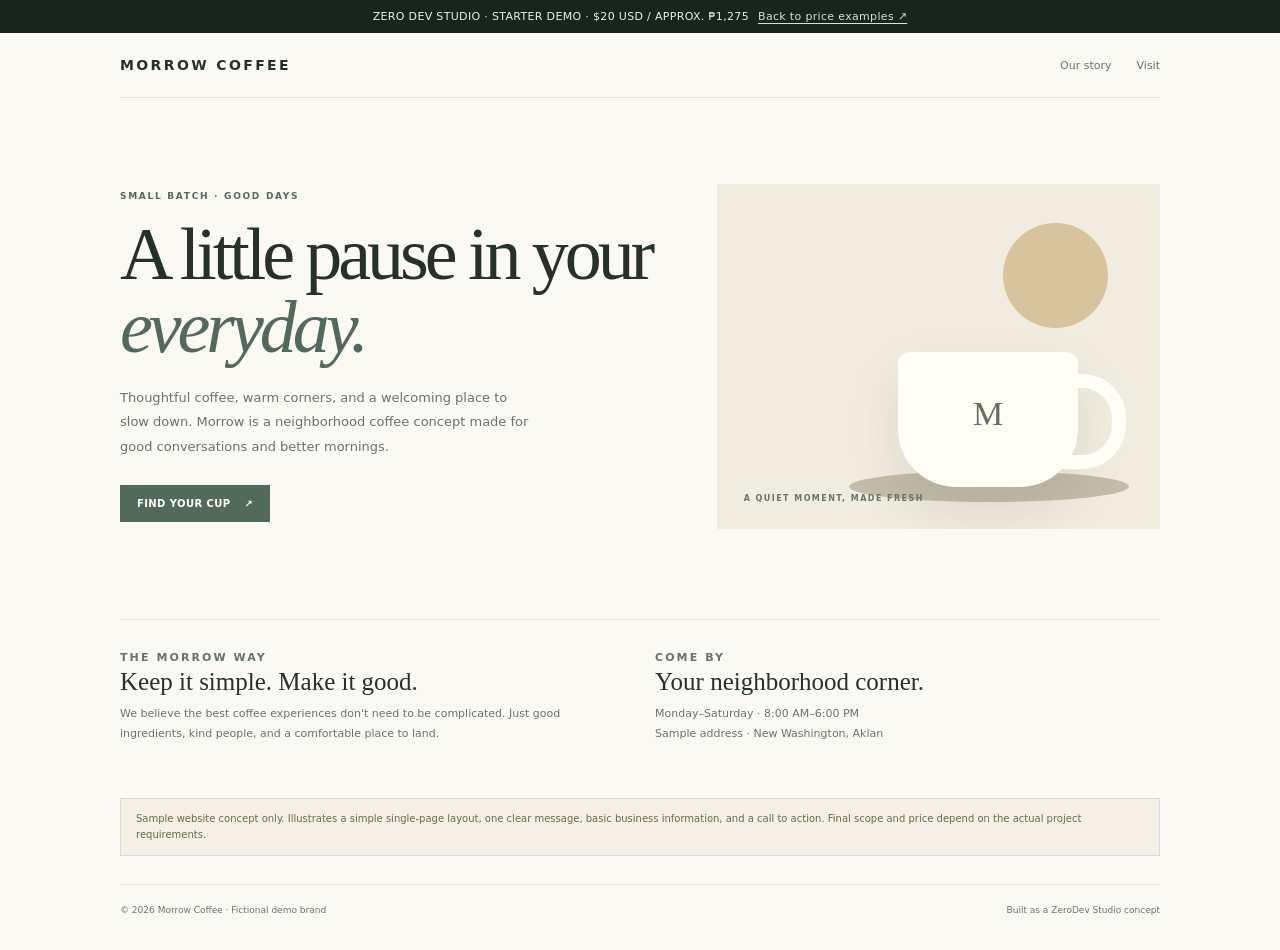
<file: samples/starter/index.html>
<!doctype html>
<html lang="en">
<head>
  <meta charset="utf-8">
  <meta name="viewport" content="width=device-width, initial-scale=1">
  <meta name="description" content="A simple one-page starter website concept by ZeroDev Studio.">
  <title>Morrow Coffee — Starter concept</title>
  <style>
    :root{--ink:#26312b;--muted:#68736b;--paper:#fbf9f3;--cream:#f0ecdf;--green:#526b58;--line:#e5e1d6;font-family:Inter,ui-sans-serif,system-ui,-apple-system,"Segoe UI",sans-serif;color:var(--ink);background:var(--paper)}*{box-sizing:border-box}html{scroll-behavior:smooth}body{margin:0;min-width:320px;background:var(--paper);color:var(--ink);-webkit-font-smoothing:antialiased}.demo-bar{display:flex;justify-content:center;align-items:center;gap:9px;padding:10px 16px;background:#17251c;color:#eaf0e6;font-size:11px;letter-spacing:.03em}.demo-bar a{color:#d2e5cf;text-decoration:underline;text-underline-offset:3px}.site{width:min(100% - 36px,1040px);margin:auto}.nav{display:flex;align-items:center;justify-content:space-between;padding:24px 0;border-bottom:1px solid var(--line)}.logo{font-size:14px;font-weight:850;letter-spacing:.17em}.nav-links{display:flex;gap:25px;font-size:11px;color:var(--muted)}a{color:inherit;text-decoration:none}.hero{display:grid;grid-template-columns:1.1fr .9fr;gap:55px;align-items:center;padding:86px 0 90px}.kicker{margin:0 0 17px;color:var(--green);font-size:9px;font-weight:850;letter-spacing:.19em}.hero h1{max-width:590px;margin:0;font-family:Georgia,serif;font-size:clamp(42px,6.3vw,74px);font-weight:500;line-height:.98;letter-spacing:-.055em}.hero h1 em{color:var(--green);font-weight:400}.intro{max-width:420px;margin:23px 0 26px;color:var(--muted);font-size:13px;line-height:1.85}.button{display:inline-flex;align-items:center;gap:14px;padding:13px 17px;background:var(--green);color:white;font-size:10px;font-weight:800;letter-spacing:.04em}.hero-art{position:relative;min-height:345px;background:var(--cream);overflow:hidden}.sun{position:absolute;top:39px;right:52px;width:105px;height:105px;border-radius:50%;background:#d8c49c}.cup{position:absolute;right:82px;bottom:42px;width:180px;height:135px;border-radius:12px 12px 58px 58px;background:#fffdf6;box-shadow:0 24px 50px #68614c22}.cup:before{content:"";position:absolute;right:-48px;top:22px;width:66px;height:67px;border:14px solid #fffdf6;border-left:0;border-radius:0 44px 44px 0}.cup:after{content:"M";position:absolute;inset:43px 0 auto;text-align:center;color:#60715c;font-family:Georgia,serif;font-size:34px}.saucer{position:absolute;right:31px;bottom:27px;width:280px;height:31px;border-radius:50%;background:#c3bca9}.art-label{position:absolute;left:27px;bottom:26px;color:#68736b;font-size:8px;font-weight:800;letter-spacing:.18em}.details{display:grid;grid-template-columns:1fr 1fr;gap:30px;padding:28px 0 55px;border-top:1px solid var(--line)}.details h2{margin:0 0 8px;font-family:Georgia,serif;font-size:25px;font-weight:500}.details p{margin:0;color:var(--muted);font-size:11px;line-height:1.8}.footer{display:flex;justify-content:space-between;gap:20px;padding:20px 0 35px;border-top:1px solid var(--line);color:var(--muted);font-size:9px}.scope{max-width:1040px;margin:0 auto 28px;padding:12px 15px;border:1px solid #e1d8c3;background:#f4f0e5;color:#70664d;font-size:10px;line-height:1.6}@media(max-width:700px){.nav{align-items:flex-start;gap:15px}.nav-links{gap:12px;flex-wrap:wrap;justify-content:flex-end}.hero{grid-template-columns:1fr;gap:30px;padding:60px 0}.hero-art{min-height:270px}.details{grid-template-columns:1fr}.footer{flex-direction:column;gap:8px}}
  </style>
</head>
<body>
  <div class="demo-bar"><span>ZERO DEV STUDIO · STARTER DEMO · $20 USD / APPROX. ₱1,275</span><a href="../../index.html#budget-samples">Back to price examples ↗</a></div>
  <div class="site">
    <header class="nav"><a class="logo" href="#home">MORROW COFFEE</a><nav class="nav-links" aria-label="Main navigation"><a href="#story">Our story</a><a href="#visit">Visit</a></nav></header>
    <main id="home">
      <section class="hero">
        <div><p class="kicker">SMALL BATCH · GOOD DAYS</p><h1>A little pause in your <em>everyday.</em></h1><p class="intro">Thoughtful coffee, warm corners, and a welcoming place to slow down. Morrow is a neighborhood coffee concept made for good conversations and better mornings.</p><a class="button" href="#visit">FIND YOUR CUP <span aria-hidden="true">↗</span></a></div>
        <div class="hero-art" aria-label="Abstract illustration of a coffee cup"><div class="sun"></div><div class="saucer"></div><div class="cup"></div><span class="art-label">A QUIET MOMENT, MADE FRESH</span></div>
      </section>
      <section class="details" id="story"><div><p class="kicker">THE MORROW WAY</p><h2>Keep it simple. Make it good.</h2><p>We believe the best coffee experiences don't need to be complicated. Just good ingredients, kind people, and a comfortable place to land.</p></div><div id="visit"><p class="kicker">COME BY</p><h2>Your neighborhood corner.</h2><p>Monday–Saturday · 8:00 AM–6:00 PM<br>Sample address · New Washington, Aklan</p></div></section>
    </main>
    <div class="scope">Sample website concept only. Illustrates a simple single-page layout, one clear message, basic business information, and a call to action. Final scope and price depend on the actual project requirements.</div>
    <footer class="footer"><span>© 2026 Morrow Coffee · Fictional demo brand</span><a href="../../index.html">Built as a ZeroDev Studio concept</a></footer>
  </div>
</body>
</html>
</file>
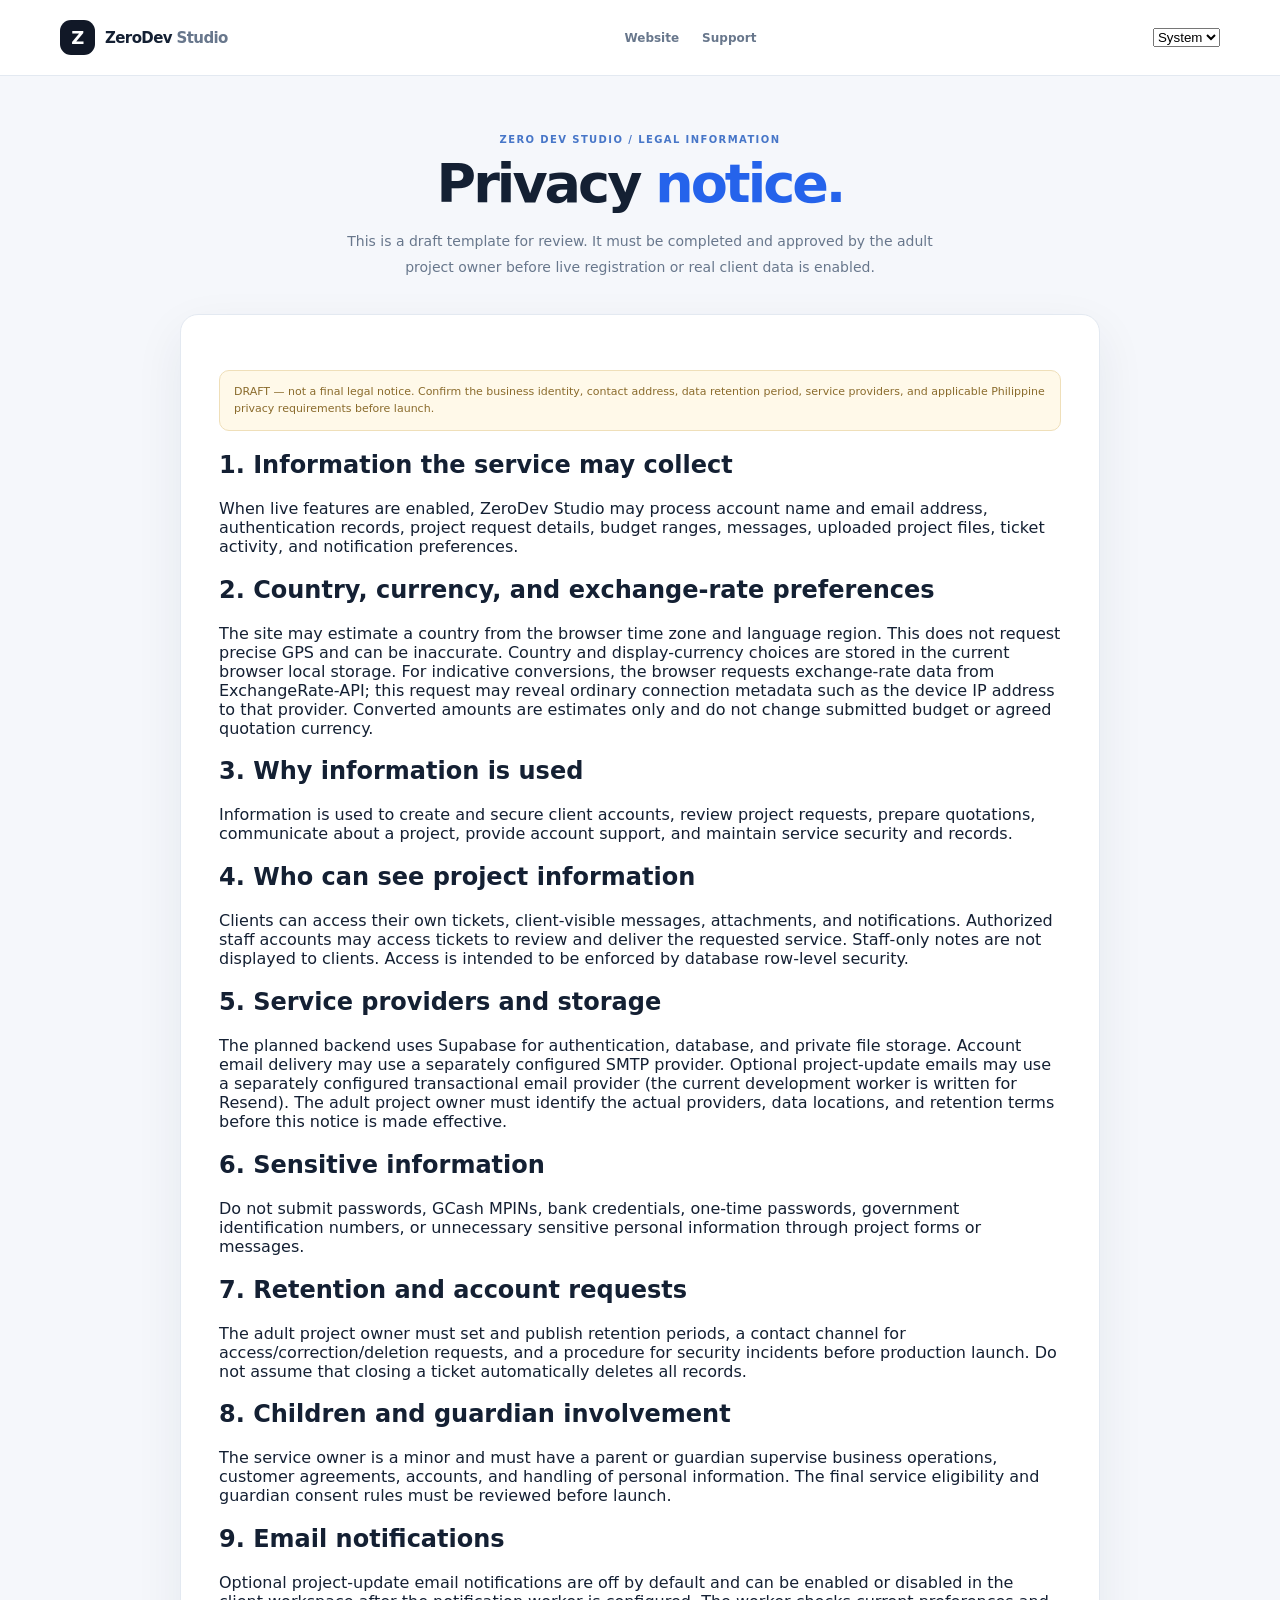
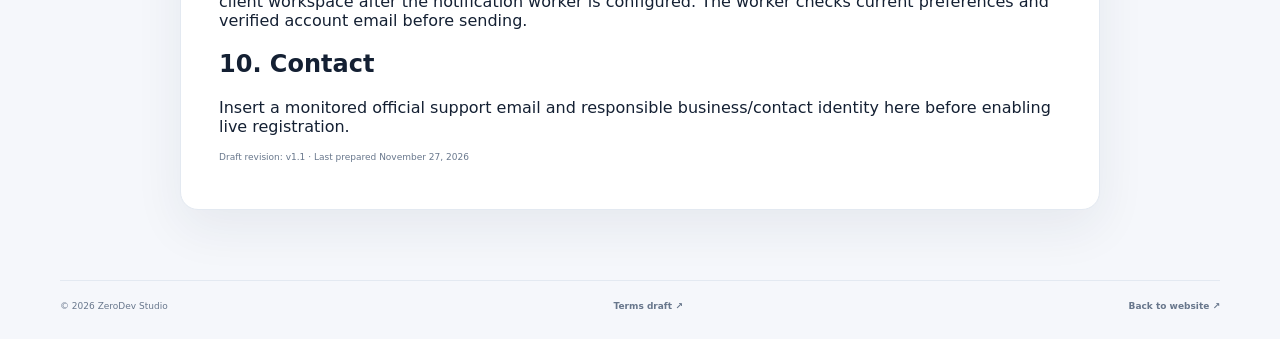
<file: legal/privacy.html>
<!doctype html><html lang="en"><head><meta charset="utf-8"><meta name="viewport" content="width=device-width,initial-scale=1"><title>Privacy notice draft — ZeroDev Studio</title><link rel="icon" href="../assets/icons/favicon.svg"><link rel="stylesheet" href="../css/theme.css"><link rel="stylesheet" href="../css/release-app.css"><script src="../js/theme.js" defer></script></head><body class="release-page"><header class="release-header"><a class="release-brand" href="../index.html"><span class="release-mark">Z</span><span>ZeroDev <b>Studio</b></span></a><nav><a href="../index.html">Website</a><a href="../support/index.html">Support</a></nav><label class="sr-only" for="privacy-theme">Theme</label><select id="privacy-theme" data-theme-select><option value="system">System</option><option value="light">Light</option><option value="dark">Dark</option></select></header><main class="release-main"><section class="release-intro"><p class="release-eyebrow">ZERO DEV STUDIO / LEGAL INFORMATION</p><h1>Privacy <span>notice.</span></h1><p>This is a draft template for review. It must be completed and approved by the adult project owner before live registration or real client data is enabled.</p></section><article class="release-card"><div class="release-notice" data-kind="warning">DRAFT — not a final legal notice. Confirm the business identity, contact address, data retention period, service providers, and applicable Philippine privacy requirements before launch.</div><h2>1. Information the service may collect</h2><p>When live features are enabled, ZeroDev Studio may process account name and email address, authentication records, project request details, budget ranges, messages, uploaded project files, ticket activity, and notification preferences.</p><h2>2. Country, currency, and exchange-rate preferences</h2><p>The site may estimate a country from the browser time zone and language region. This does not request precise GPS and can be inaccurate. Country and display-currency choices are stored in the current browser local storage. For indicative conversions, the browser requests exchange-rate data from ExchangeRate-API; this request may reveal ordinary connection metadata such as the device IP address to that provider. Converted amounts are estimates only and do not change submitted budget or agreed quotation currency.</p><h2>3. Why information is used</h2><p>Information is used to create and secure client accounts, review project requests, prepare quotations, communicate about a project, provide account support, and maintain service security and records.</p><h2>4. Who can see project information</h2><p>Clients can access their own tickets, client-visible messages, attachments, and notifications. Authorized staff accounts may access tickets to review and deliver the requested service. Staff-only notes are not displayed to clients. Access is intended to be enforced by database row-level security.</p><h2>5. Service providers and storage</h2><p>The planned backend uses Supabase for authentication, database, and private file storage. Account email delivery may use a separately configured SMTP provider. Optional project-update emails may use a separately configured transactional email provider (the current development worker is written for Resend). The adult project owner must identify the actual providers, data locations, and retention terms before this notice is made effective.</p><h2>6. Sensitive information</h2><p>Do not submit passwords, GCash MPINs, bank credentials, one-time passwords, government identification numbers, or unnecessary sensitive personal information through project forms or messages.</p><h2>7. Retention and account requests</h2><p>The adult project owner must set and publish retention periods, a contact channel for access/correction/deletion requests, and a procedure for security incidents before production launch. Do not assume that closing a ticket automatically deletes all records.</p><h2>8. Children and guardian involvement</h2><p>The service owner is a minor and must have a parent or guardian supervise business operations, customer agreements, accounts, and handling of personal information. The final service eligibility and guardian consent rules must be reviewed before launch.</p><h2>9. Email notifications</h2><p>Optional project-update email notifications are off by default and can be enabled or disabled in the client workspace after the notification worker is configured. The worker checks current preferences and verified account email before sending.</p><h2>10. Contact</h2><p>Insert a monitored official support email and responsible business/contact identity here before enabling live registration.</p><p class="release-muted">Draft revision: v1.1 · Last prepared November 27, 2026</p></article></main><footer class="release-footer"><span>© 2026 ZeroDev Studio</span><a href="terms.html">Terms draft ↗</a><a href="../index.html">Back to website ↗</a></footer></body></html>
</file>
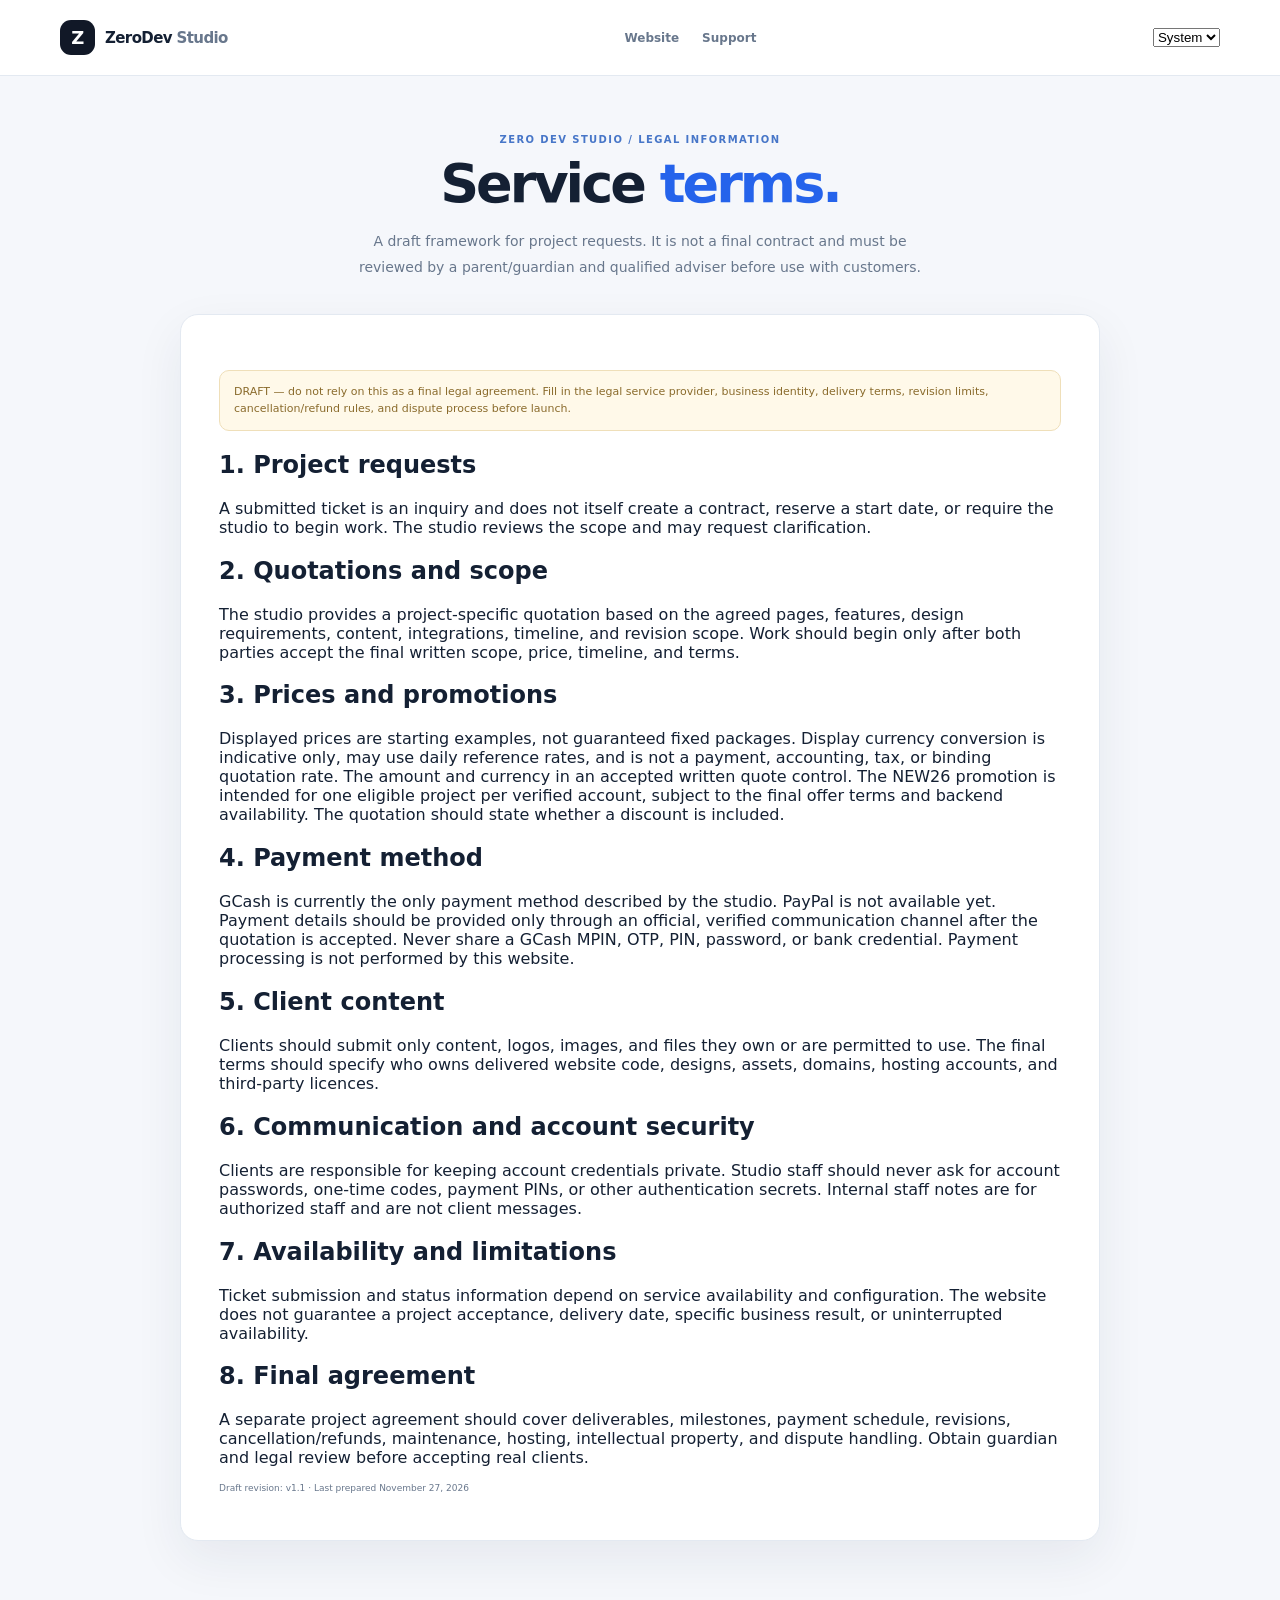
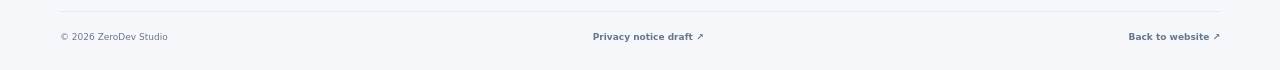
<file: legal/terms.html>
<!doctype html><html lang="en"><head><meta charset="utf-8"><meta name="viewport" content="width=device-width,initial-scale=1"><title>Terms draft — ZeroDev Studio</title><link rel="icon" href="../assets/icons/favicon.svg"><link rel="stylesheet" href="../css/theme.css"><link rel="stylesheet" href="../css/release-app.css"><script src="../js/theme.js" defer></script></head><body class="release-page"><header class="release-header"><a class="release-brand" href="../index.html"><span class="release-mark">Z</span><span>ZeroDev <b>Studio</b></span></a><nav><a href="../index.html">Website</a><a href="../support/index.html">Support</a></nav><label class="sr-only" for="terms-theme">Theme</label><select id="terms-theme" data-theme-select><option value="system">System</option><option value="light">Light</option><option value="dark">Dark</option></select></header><main class="release-main"><section class="release-intro"><p class="release-eyebrow">ZERO DEV STUDIO / LEGAL INFORMATION</p><h1>Service <span>terms.</span></h1><p>A draft framework for project requests. It is not a final contract and must be reviewed by a parent/guardian and qualified adviser before use with customers.</p></section><article class="release-card"><div class="release-notice" data-kind="warning">DRAFT — do not rely on this as a final legal agreement. Fill in the legal service provider, business identity, delivery terms, revision limits, cancellation/refund rules, and dispute process before launch.</div><h2>1. Project requests</h2><p>A submitted ticket is an inquiry and does not itself create a contract, reserve a start date, or require the studio to begin work. The studio reviews the scope and may request clarification.</p><h2>2. Quotations and scope</h2><p>The studio provides a project-specific quotation based on the agreed pages, features, design requirements, content, integrations, timeline, and revision scope. Work should begin only after both parties accept the final written scope, price, timeline, and terms.</p><h2>3. Prices and promotions</h2><p>Displayed prices are starting examples, not guaranteed fixed packages. Display currency conversion is indicative only, may use daily reference rates, and is not a payment, accounting, tax, or binding quotation rate. The amount and currency in an accepted written quote control. The NEW26 promotion is intended for one eligible project per verified account, subject to the final offer terms and backend availability. The quotation should state whether a discount is included.</p><h2>4. Payment method</h2><p>GCash is currently the only payment method described by the studio. PayPal is not available yet. Payment details should be provided only through an official, verified communication channel after the quotation is accepted. Never share a GCash MPIN, OTP, PIN, password, or bank credential. Payment processing is not performed by this website.</p><h2>5. Client content</h2><p>Clients should submit only content, logos, images, and files they own or are permitted to use. The final terms should specify who owns delivered website code, designs, assets, domains, hosting accounts, and third-party licences.</p><h2>6. Communication and account security</h2><p>Clients are responsible for keeping account credentials private. Studio staff should never ask for account passwords, one-time codes, payment PINs, or other authentication secrets. Internal staff notes are for authorized staff and are not client messages.</p><h2>7. Availability and limitations</h2><p>Ticket submission and status information depend on service availability and configuration. The website does not guarantee a project acceptance, delivery date, specific business result, or uninterrupted availability.</p><h2>8. Final agreement</h2><p>A separate project agreement should cover deliverables, milestones, payment schedule, revisions, cancellation/refunds, maintenance, hosting, intellectual property, and dispute handling. Obtain guardian and legal review before accepting real clients.</p><p class="release-muted">Draft revision: v1.1 · Last prepared November 27, 2026</p></article></main><footer class="release-footer"><span>© 2026 ZeroDev Studio</span><a href="privacy.html">Privacy notice draft ↗</a><a href="../index.html">Back to website ↗</a></footer></body></html>
</file>
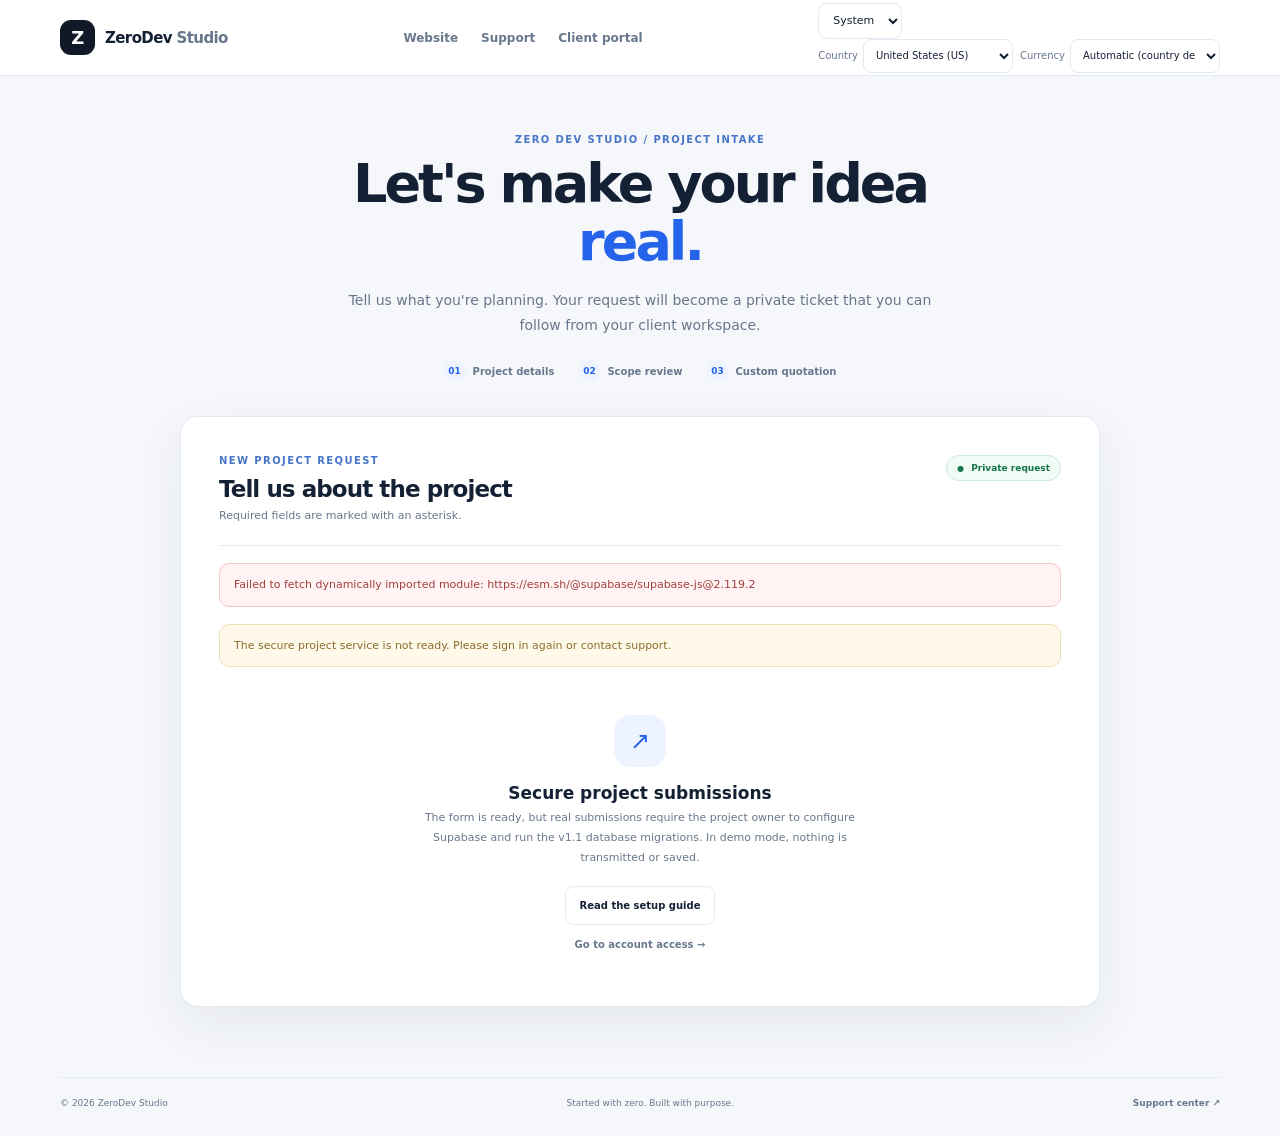
<file: projects/new.html>
<!doctype html>
<html lang="en">
<head>
  <meta charset="utf-8">
  <meta name="viewport" content="width=device-width, initial-scale=1">
  <meta name="theme-color" content="#f7f9fc">
  <meta name="description" content="Submit a secure project request to ZeroDev Studio.">
  <title>Start a project — ZeroDev Studio</title>
  <link rel="icon" href="../assets/icons/favicon.svg" type="image/svg+xml">
  <script>(function(){try{var p=localStorage.getItem('zerodev-theme')||'system';var d=matchMedia('(prefers-color-scheme: dark)').matches;document.documentElement.dataset.themePreference=p;document.documentElement.dataset.theme=p==='dark'||(p==='system'&&d)?'dark':'light';}catch(e){document.documentElement.dataset.theme='light';}})();</script>
  <link rel="stylesheet" href="../css/theme.css">
  <link rel="stylesheet" href="../css/promo.css">
  <link rel="stylesheet" href="../css/release-app.css">
  <link rel="stylesheet" href="../css/v11.css">
  <script src="../js/theme.js" defer></script>
  <script src="../js/backend-config.js" defer></script>
  <script src="../js/data-client.js" defer></script>
  <script src="../js/locale-currency.js" defer></script>
  <script src="../js/ticket-form.js" defer></script>
</head>
<body class="release-page">
  <header class="release-header">
    <a class="release-brand" href="../index.html"><span class="release-mark">Z</span><span>ZeroDev <b>Studio</b></span></a>
    <nav><a href="../index.html">Website</a><a href="../support/index.html">Support</a><a href="../portal/index.html">Client portal</a></nav>
    <div class="release-header-tools"><label for="project-theme" class="sr-only">Theme</label><select id="project-theme" data-theme-select aria-label="Color theme"><option value="system">System</option><option value="light">Light</option><option value="dark">Dark</option></select> <div class="zd-locale-tools" aria-label="Country and currency preferences">
  <label>Country <select data-country-select aria-label="Country"></select></label>
  <label>Currency <select data-currency-select aria-label="Display currency"></select></label>
</div></div>
  </header>

  <main class="release-main">
    <section class="release-intro">
      <p class="release-eyebrow">ZERO DEV STUDIO / PROJECT INTAKE</p>
      <h1>Let's make your idea <span>real.</span></h1>
      <p>Tell us what you're planning. Your request will become a private ticket that you can follow from your client workspace.</p>
      <div class="release-steps"><span><i>01</i> Project details</span><span><i>02</i> Scope review</span><span><i>03</i> Custom quotation</span></div>
    </section>

    <section class="release-card request-card" aria-labelledby="request-title">
      <div class="release-card-head"><div><p class="release-eyebrow">NEW PROJECT REQUEST</p><h2 id="request-title">Tell us about the project</h2><p>Required fields are marked with an asterisk.</p></div><span class="secure-chip"><span>●</span> Private request</span></div>
      <div class="release-notice" id="ticket-mode-notice" role="status" aria-live="polite">Checking project service…</div>
      <div class="release-notice" id="ticket-auth-notice" role="status" aria-live="polite" hidden></div>
      <div class="release-notice" id="ticket-result" role="status" aria-live="polite" hidden></div>

      <form id="project-request-form" class="release-form" hidden>
        <div class="v11-draft-actions">
          <button type="button" class="release-action secondary" id="save-ticket-draft">Save draft</button>
          <label class="v11-inline-label" for="saved-ticket-drafts">Saved drafts</label>
          <select id="saved-ticket-drafts"><option value="">No draft loaded</option></select>
          <button type="button" class="release-action secondary" id="load-ticket-draft">Load</button>
          <button type="button" class="release-action secondary" id="delete-ticket-draft">Delete</button>
        </div>
        <div class="form-section-title"><span>01</span><div><h3>Project overview</h3><p>Give your request a clear starting point.</p></div></div>
        <label class="release-field">Project title *<input name="title" type="text" minlength="4" maxlength="120" placeholder="Example: Website for my coffee shop" required></label>
        <label class="release-field">What do you need? *
          <select name="service" required>
            <option value="" selected disabled>Select a service</option>
            <option value="business_website">Business website</option>
            <option value="landing_page">Landing page</option>
            <option value="portfolio">Personal / creator portfolio</option>
            <option value="ecommerce">Online store / e-commerce</option>
            <option value="custom">Custom web project</option>
            <option value="other">Not sure yet</option>
          </select>
        </label>
        <div class="release-grid-two">
          <label class="release-field">Budget from
            <input name="budget_min" type="number" min="0" step="0.01" placeholder="e.g. 1500">
          </label>
          <label class="release-field">Budget up to
            <input name="budget_max" type="number" min="0" step="0.01" placeholder="e.g. 5000">
          </label>
        </div>
        <label class="release-field narrow-field">Budget currency
          <select name="budget_currency"><option value="PHP" selected>PHP</option><option value="USD">USD</option><option value="EUR">EUR</option><option value="GBP">GBP</option><option value="CAD">CAD</option><option value="AUD">AUD</option><option value="NZD">NZD</option><option value="SGD">SGD</option><option value="MYR">MYR</option><option value="IDR">IDR</option><option value="THB">THB</option><option value="VND">VND</option><option value="JPY">JPY</option><option value="KRW">KRW</option><option value="CNY">CNY</option><option value="INR">INR</option><option value="AED">AED</option><option value="SAR">SAR</option><option value="BRL">BRL</option><option value="MXN">MXN</option><option value="ZAR">ZAR</option><option value="CHF">CHF</option><option value="HKD">HKD</option><option value="TWD">TWD</option><option value="TRY">TRY</option></select>
          <small class="zd-locale-note" data-country-detected></small>
          <p class="zd-fx-preview" data-fx-preview aria-live="polite">Your currency preference will be detected from your browser region and time zone. You can change it manually.</p>
          <small class="zd-fx-attribution">Indicative rates by <a href="https://www.exchangerate-api.com" target="_blank" rel="noopener noreferrer">ExchangeRate-API</a>. Not a payment or quotation rate.</small>
        </label>

        <div class="form-section-title section-spaced"><span>02</span><div><h3>Requirements</h3><p>Tell us what the finished website should do.</p></div></div>
        <label class="release-field">Project description *
          <textarea name="description" rows="6" minlength="20" maxlength="5000" placeholder="Describe your idea, target audience, pages, features, preferred style, and anything else we should know…" required></textarea>
          <small>At least 20 characters. Please do not include passwords, payment PINs, OTPs, or other sensitive information.</small>
        </label>
        <label class="release-field narrow-field">Preferred deadline <span class="optional-tag">Optional</span><input name="requested_deadline" type="date" id="requested-deadline"></label>

        <div class="form-section-title section-spaced"><span>03</span><div><h3>Reference files</h3><p>Share visual references or project documents if helpful.</p></div></div>
        <label class="release-field upload-field">Attachments <span class="optional-tag">Optional · up to 5 files</span>
          <input name="attachments" id="ticket-attachments" type="file" accept=".pdf,.png,.jpg,.jpeg,.webp,application/pdf,image/png,image/jpeg,image/webp" multiple>
          <small>PDF, JPG, PNG, or WEBP · maximum 8 MB each. Please upload only files you have permission to share.</small>
          <div id="ticket-upload-list" class="v11-upload-list" aria-live="polite"></div>
        </label>

        <div class="release-policy"><strong>Pricing & payment reminder</strong><p>Our advertised prices are starting examples, not fixed quotes. Final pricing depends on project scope and is confirmed before work begins. GCash is currently the only accepted payment method; PayPal is coming soon. Do not send payment before receiving and approving an official quotation.</p></div>
        <div class="release-policy release-policy-blue"><strong>NEW26 promotion</strong><p>If your verified account has redeemed NEW26 and has not used it on another project, the one-time 10% offer will be attached to this request automatically. Final project prices are confirmed in your quotation.</p></div>
        <label class="release-consent"><input type="checkbox" name="accuracy" required><span>I confirm these project details are accurate and understand this request is not a contract or payment.</span></label>
        <div id="ticket-upload-status" class="release-notice" role="status" aria-live="polite" hidden></div>
        <button class="release-submit" type="submit">Submit project request <span>→</span></button>
        <p class="release-form-foot">Your request is visible only to your account and authorized ZeroDev Studio staff under the configured access policies.</p>
      </form>
      <div class="release-disabled" id="ticket-disabled-state"><span class="release-disabled-icon">↗</span><h3>Secure project submissions</h3><p>The form is ready, but real submissions require the project owner to configure Supabase and run the v1.1 database migrations. In demo mode, nothing is transmitted or saved.</p><a class="release-button-secondary" href="../docs/V1_RELEASE_SETUP.md">Read the setup guide</a><a class="release-text-link" href="../account/index.html">Go to account access →</a></div>
    </section>
  </main>
  <footer class="release-footer"><span>© <span id="release-year"></span> ZeroDev Studio</span><span>Started with zero. Built with purpose.</span><a href="../support/index.html">Support center ↗</a></footer>
</body>
</html>
</file>
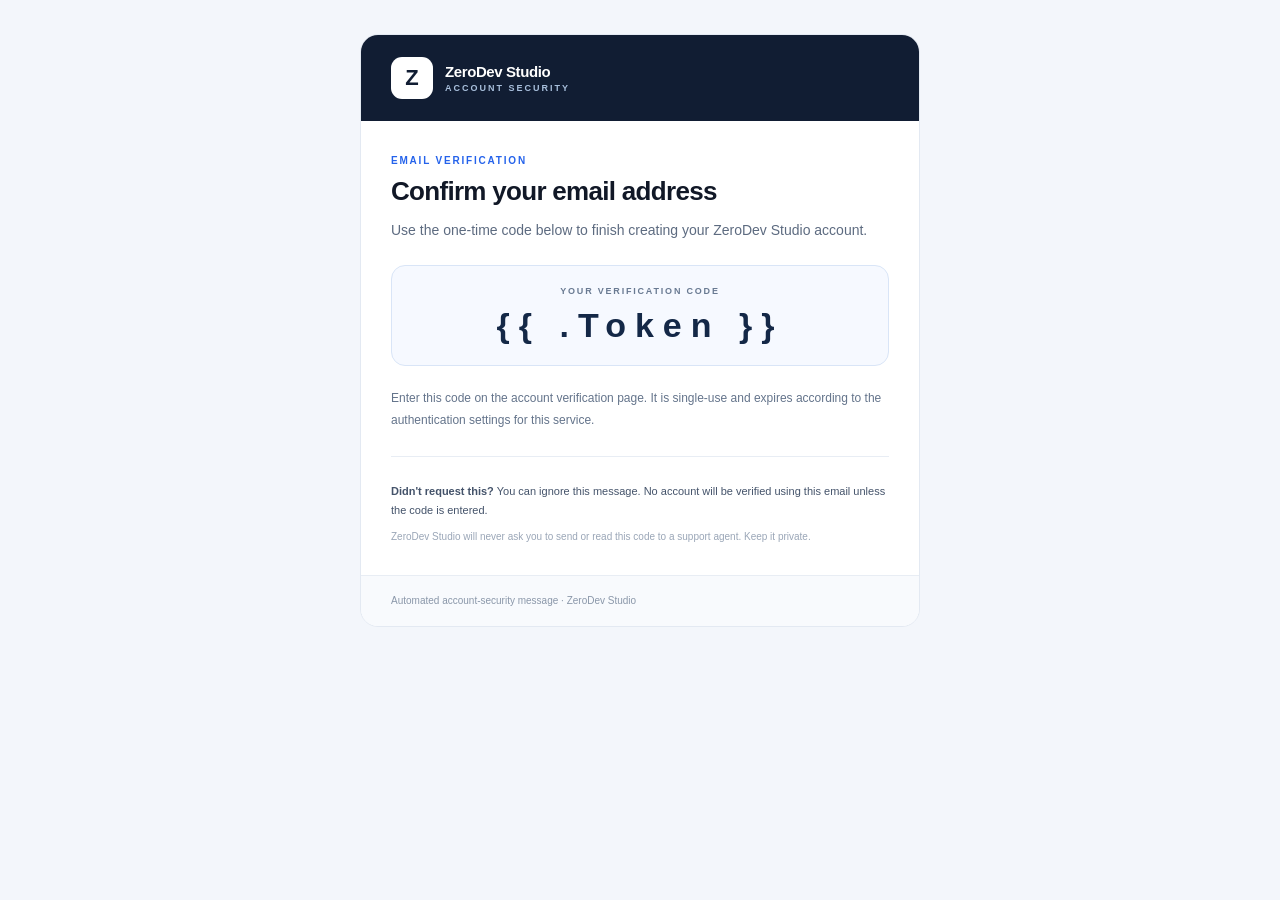
<file: supabase/templates/confirm-signup.html>
<!doctype html>
<html lang="en">
<head><meta charset="utf-8"><meta name="viewport" content="width=device-width,initial-scale=1"><meta name="x-apple-disable-message-reformatting"><title>Confirm your ZeroDev Studio account</title></head>
<body style="margin:0;padding:0;background:#f3f6fb;font-family:Arial,Helvetica,sans-serif;color:#17243a;">
  <div style="display:none;max-height:0;overflow:hidden;opacity:0;color:transparent;">Your ZeroDev Studio email verification code.</div>
  <table role="presentation" width="100%" cellspacing="0" cellpadding="0" border="0" style="background:#f3f6fb;padding:34px 12px;">
    <tr><td align="center">
      <table role="presentation" width="100%" cellspacing="0" cellpadding="0" border="0" style="max-width:560px;background:#ffffff;border:1px solid #e3e9f2;border-radius:18px;overflow:hidden;">
        <tr><td style="padding:22px 30px;background:#111d33;color:#ffffff;">
          <table role="presentation" cellspacing="0" cellpadding="0" border="0"><tr>
            <td width="42" height="42" align="center" valign="middle" style="border-radius:11px;background:#ffffff;color:#111d33;font-size:22px;font-weight:800;">Z</td>
            <td style="padding-left:12px;"><div style="font-size:15px;font-weight:800;letter-spacing:-.4px;">ZeroDev Studio</div><div style="padding-top:3px;color:#a8bfdc;font-size:9px;letter-spacing:2px;font-weight:700;">ACCOUNT SECURITY</div></td>
          </tr></table>
        </td></tr>
        <tr><td style="padding:34px 30px 30px;">
          <div style="color:#2563eb;font-size:10px;font-weight:800;letter-spacing:1.8px;">EMAIL VERIFICATION</div>
          <h1 style="margin:10px 0 12px;color:#111827;font-size:26px;line-height:1.2;letter-spacing:-.7px;">Confirm your email address</h1>
          <p style="margin:0 0 22px;color:#5d6b80;font-size:14px;line-height:1.7;">Use the one-time code below to finish creating your ZeroDev Studio account.</p>
          <div style="margin:0 0 22px;border:1px solid #d9e5f7;border-radius:14px;padding:20px 16px;background:#f6f9ff;text-align:center;">
            <div style="color:#697a92;font-size:9px;font-weight:800;letter-spacing:1.8px;">YOUR VERIFICATION CODE</div>
            <div style="padding-top:10px;color:#142847;font-size:34px;font-weight:800;letter-spacing:9px;">{{ .Token }}</div>
          </div>
          <p style="margin:0;color:#64748b;font-size:12px;line-height:1.8;">Enter this code on the account verification page. It is single-use and expires according to the authentication settings for this service.</p>
          <div style="height:1px;margin:25px 0;background:#e8edf4;"></div>
          <p style="margin:0 0 8px;color:#44536a;font-size:11px;line-height:1.7;"><strong>Didn't request this?</strong> You can ignore this message. No account will be verified using this email unless the code is entered.</p>
          <p style="margin:0;color:#9aa6b7;font-size:10px;line-height:1.7;">ZeroDev Studio will never ask you to send or read this code to a support agent. Keep it private.</p>
        </td></tr>
        <tr><td style="padding:17px 30px;background:#f8fafd;border-top:1px solid #e8edf4;color:#8a97a9;font-size:10px;line-height:1.6;">Automated account-security message · ZeroDev Studio</td></tr>
      </table>
    </td></tr>
  </table>
</body></html>
</file>
<file: css/style.css>
:root {
  --ink: #111827;
  --muted: #64748b;
  --soft: #f7f9fc;
  --line: #e5eaf1;
  --blue: #2563eb;
  --blue-dark: #1d4ed8;
  --white: #fff;
  --radius: 22px;
  --shadow: 0 22px 65px rgba(15, 23, 42, .10);
  font-family: Inter, ui-sans-serif, system-ui, -apple-system, BlinkMacSystemFont, "Segoe UI", sans-serif;
  color: var(--ink);
  background: var(--white);
  scroll-behavior: smooth;
}
* { box-sizing: border-box; }
body { margin: 0; min-width: 320px; background: var(--white); color: var(--ink); line-height: 1.6; -webkit-font-smoothing: antialiased; }
a { color: inherit; text-decoration: none; }
button { font: inherit; }
button, a { -webkit-tap-highlight-color: transparent; }
button:focus-visible, a:focus-visible, summary:focus-visible { outline: 3px solid rgba(37, 99, 235, .35); outline-offset: 4px; }
.container { width: min(1160px, calc(100% - 48px)); margin-inline: auto; }
.section-space { padding: 112px 0; }
.skip-link { position: absolute; top: -60px; left: 16px; z-index: 1000; padding: 10px 14px; border-radius: 10px; background: var(--ink); color: white; }
.skip-link:focus { top: 12px; }
.site-header { position: sticky; z-index: 50; top: 0; background: rgba(255,255,255,.9); border-bottom: 1px solid rgba(229,234,241,.8); backdrop-filter: blur(16px); }
.nav-wrap { display: flex; align-items: center; justify-content: space-between; min-height: 78px; gap: 28px; }
.brand { display: inline-flex; align-items: center; gap: 11px; flex-shrink: 0; }
.brand-mark { display: grid; width: 37px; height: 37px; place-items: center; border-radius: 11px; color: #fff; background: var(--ink); font-size: 20px; font-weight: 800; letter-spacing: -.08em; }
.brand-name { font-size: 15px; font-weight: 800; letter-spacing: -.045em; }
.brand-name span { color: #8290a3; font-weight: 600; }
.primary-nav { display: flex; align-items: center; gap: 30px; color: #526075; font-size: 12px; font-weight: 650; }
.primary-nav > a:not(.nav-cta):hover, .text-link:hover { color: var(--blue); }
.nav-cta { display: inline-flex; align-items: center; gap: 13px; padding: 11px 16px; border-radius: 10px; background: var(--ink); color: white; transition: background .2s, transform .2s; }
.nav-cta:hover { background: var(--blue); transform: translateY(-1px); }
.menu-toggle { display: none; border: 0; padding: 8px; background: transparent; cursor: pointer; }
.menu-toggle span { display: block; width: 23px; height: 2px; margin: 5px; background: var(--ink); }
.hero { overflow: hidden; background: radial-gradient(ellipse at 78% 45%, rgba(219,231,255,.62), transparent 36%), linear-gradient(180deg, #fbfcff 0%, #fff 100%); }
.hero-grid { display: grid; grid-template-columns: 1.02fr .98fr; align-items: center; gap: 44px; }
.eyebrow { margin: 0 0 18px; color: var(--blue); font-size: 10px; font-weight: 800; letter-spacing: .16em; line-height: 1.5; }
.status-dot { display: inline-block; width: 7px; height: 7px; margin: 0 8px 1px 0; border-radius: 50%; background: #22c55e; box-shadow: 0 0 0 4px rgba(34,197,94,.10); }
h1, h2, h3, p { margin-top: 0; }
h1 { max-width: 630px; margin-bottom: 23px; font-size: clamp(44px, 5.4vw, 69px); font-weight: 780; letter-spacing: -.075em; line-height: 1.04; }
h1 span, h2 span { color: var(--blue); }
.hero-description { max-width: 510px; margin-bottom: 30px; color: var(--muted); font-size: 16px; line-height: 1.85; }
.hero-actions { display: flex; align-items: center; flex-wrap: wrap; gap: 25px; }
.button { display: inline-flex; min-height: 48px; align-items: center; justify-content: center; gap: 18px; border: 0; border-radius: 10px; padding: 0 19px; font-size: 12px; font-weight: 750; cursor: pointer; transition: transform .2s, background .2s, box-shadow .2s; }
.button:hover { transform: translateY(-2px); }
.button-primary { background: var(--blue); color: white; box-shadow: 0 9px 21px rgba(37,99,235,.18); }
.button-primary:hover { background: var(--blue-dark); box-shadow: 0 12px 24px rgba(37,99,235,.25); }
.text-link { color: #37465b; font-size: 12px; font-weight: 750; }
.text-link span { padding-left: 5px; color: var(--blue); }
.hero-note { display: flex; align-items: center; gap: 12px; margin-top: 53px; color: #8a96a7; font-size: 10px; font-weight: 650; letter-spacing: .04em; }
.note-line { width: 29px; height: 1px; background: #aab7c9; }
.hero-art { position: relative; display: grid; min-height: 440px; place-items: center; }
.browser-card { position: relative; z-index: 2; width: min(100%, 465px); overflow: hidden; border: 1px solid #e8edf5; border-radius: 15px; background: white; box-shadow: 0 28px 80px rgba(46,72,119,.16); transform: rotate(2deg); }
.browser-top { display: flex; height: 37px; align-items: center; justify-content: space-between; border-bottom: 1px solid #edf0f5; padding: 0 13px; color: #9aa5b4; font-size: 8px; }
.browser-dots { display: flex; gap: 4px; }.browser-dots i { width: 6px; height: 6px; border-radius: 50%; background: #d7dfeb; }.browser-dots i:first-child { background: #f7b8b8; }.browser-dots i:nth-child(2) { background: #f6d58c; }.browser-dots i:nth-child(3) { background: #a8dfbf; }
.browser-lock { font-size: 13px; }.browser-content { min-height: 315px; padding: 24px 31px 20px; background: linear-gradient(130deg, #f7f8f4 0%, #eef3ea 100%); }
.mock-nav { display: flex; align-items: center; justify-content: space-between; margin-bottom: 46px; }.mock-logo { width: 49px; height: 8px; border-radius: 3px; background: #24352d; }.mock-nav-lines { width: 95px; height: 5px; border-radius: 4px; background: repeating-linear-gradient(90deg, #87958b 0 15px, transparent 15px 25px); }
.mock-hero-label { color: #748076; font-size: 7px; font-weight: 800; letter-spacing: .19em; }.mock-headline { margin: 10px 0 12px; color: #26372e; font-size: 39px; font-weight: 700; letter-spacing: -.07em; line-height: .98; }.mock-headline em { color: #74866f; font-family: Georgia, serif; font-weight: 400; }.mock-copy { width: 175px; height: 5px; margin: 6px 0; border-radius: 4px; background: #b8c1b6; }.mock-copy.short { width: 125px; }.mock-button { width: 91px; height: 22px; margin-top: 17px; border-radius: 4px; background: #30473a; }.mock-bottom { display: flex; gap: 7px; margin-top: 34px; }.mock-bottom span { height: 30px; flex: 1; border: 1px solid rgba(91,111,93,.18); border-radius: 4px; background: rgba(255,255,255,.35); }
.art-orbit { position: absolute; border: 1px solid rgba(73,115,202,.14); border-radius: 50%; }.orbit-one { width: 425px; height: 425px; }.orbit-two { width: 535px; height: 535px; border-style: dashed; }
.floating-chip { position: absolute; z-index: 3; display: flex; align-items: center; gap: 10px; padding: 12px 15px; border: 1px solid #edf0f5; border-radius: 11px; background: rgba(255,255,255,.94); box-shadow: 0 13px 32px rgba(35,55,89,.10); }.floating-chip b, .floating-chip small { display: block; }.floating-chip b { font-size: 10px; }.floating-chip small { margin-top: 2px; color: #8a96a7; font-size: 8px; }.chip-top { top: 58px; right: -3px; }.chip-bottom { bottom: 43px; left: -10px; }.chip-icon, .chip-check { display: grid; width: 29px; height: 29px; place-items: center; border-radius: 8px; color: var(--blue); background: #edf3ff; font-size: 17px; }.chip-check { color: #16834b; background: #eaf8f0; font-size: 13px; font-weight: 900; }.art-caption { position: absolute; right: 1px; bottom: 0; color: #95a2b4; font-size: 9px; letter-spacing: .03em; }
.trust-strip { border-block: 1px solid var(--line); background: #fff; }.trust-grid { display: grid; grid-template-columns: repeat(4, 1fr); gap: 20px; padding-block: 21px; }.trust-grid p { margin: 0; color: #526075; font-size: 10px; font-weight: 700; }.trust-grid span { margin-right: 8px; color: #9aa8ba; font-size: 9px; }
.section-heading { margin-bottom: 47px; }.split-heading { display: flex; align-items: end; justify-content: space-between; gap: 45px; }.section-heading h2, .pricing-copy h2, .faq-layout h2 { margin: 0; font-size: clamp(35px, 4vw, 49px); font-weight: 760; letter-spacing: -.07em; line-height: 1.1; }.section-intro { max-width: 405px; margin: 0; color: var(--muted); font-size: 13px; line-height: 1.9; }
.service-grid { display: grid; grid-template-columns: repeat(3, 1fr); gap: 16px; }.service-card { position: relative; min-height: 275px; padding: 28px 26px; border: 1px solid var(--line); border-radius: 17px; background: white; transition: border-color .2s, transform .2s, box-shadow .2s; }.service-card:hover { transform: translateY(-4px); border-color: #cbd9f4; box-shadow: 0 16px 42px rgba(25,49,91,.06); }.featured-service { background: #f8faff; border-color: #dbe6fa; }.service-icon { display: grid; width: 43px; height: 43px; place-items: center; border-radius: 12px; }.service-icon svg { width: 21px; height: 21px; fill: none; stroke: currentColor; stroke-width: 1.6; stroke-linecap: round; stroke-linejoin: round; }.icon-blue { color: #2563eb; background: #edf3ff; }.icon-violet { color: #7658d8; background: #f1edff; }.icon-mint { color: #12865d; background: #e9f8f1; }.card-index { margin: 24px 0 8px; color: #9ba7b7; font-size: 8px; font-weight: 800; letter-spacing: .14em; }.service-card h3 { margin-bottom: 9px; font-size: 19px; letter-spacing: -.045em; }.service-card > p:not(.card-index) { max-width: 285px; margin-bottom: 0; color: var(--muted); font-size: 11px; line-height: 1.85; }.card-arrow { position: absolute; top: 28px; right: 26px; color: #a7b3c4; font-size: 19px; }
.work-section { background: var(--soft); }.concept-grid { display: grid; grid-template-columns: 1.18fr .82fr; gap: 23px; }.concept-card { min-width: 0; }.concept-preview { display: grid; height: 280px; overflow: hidden; place-items: center; border: 1px solid #e8edf5; border-radius: 15px; }.preview-cafe { background: #d8dfd0; }.cafe-window { position: relative; width: 79%; height: 76%; overflow: hidden; padding: 26px 30px; background: #f6f3e9; box-shadow: 0 16px 40px rgba(42,54,39,.12); }.cafe-mini-logo { color: #5d6d53; font-size: 8px; font-weight: 900; letter-spacing: .2em; }.cafe-title { position: relative; z-index: 1; margin-top: 25px; color: #344535; font-family: Georgia, serif; font-size: clamp(30px, 4vw, 45px); line-height: .99; letter-spacing: -.06em; }.cafe-subtitle { margin-top: 13px; color: #77816d; font-size: 6px; font-weight: 800; letter-spacing: .17em; }.cafe-cta { display: inline-block; margin-top: 19px; padding: 7px 10px; background: #52654b; color: white; font-size: 6px; letter-spacing: .08em; }.coffee-shape { position: absolute; right: 24px; bottom: -32px; width: 138px; height: 138px; border: 22px solid rgba(177,150,110,.36); border-radius: 50%; }.concept-meta { display: flex; align-items: center; justify-content: space-between; gap: 12px; padding: 17px 2px 0; }.concept-type { color: #96a2b3; font-size: 8px; font-weight: 800; letter-spacing: .13em; }.concept-meta h3 { margin: 5px 0 0; font-size: 17px; letter-spacing: -.04em; }.concept-tag { border: 1px solid #dce3ed; border-radius: 30px; padding: 6px 10px; color: #657287; font-size: 8px; white-space: nowrap; }
.preview-creator { background: #e3dff0; }.creator-window { position: relative; width: 78%; height: 77%; padding: 24px; background: #262331; color: #f4f1fa; }.creator-kicker { color: #bcb0dc; font-size: 7px; letter-spacing: .18em; }.creator-title { margin-top: 22px; font-size: clamp(28px, 3.5vw, 42px); font-weight: 750; line-height: .95; letter-spacing: -.07em; }.creator-title i { color: #b8a7e2; font-family: Georgia,serif; font-weight: 400; }.creator-blocks { display: flex; gap: 6px; margin-top: 19px; }.creator-blocks span { width: 44px; height: 31px; background: #695d87; }.creator-blocks span:nth-child(2) { background: #b3a5d4; }.creator-blocks span:nth-child(3) { background: #4c536b; }.creator-foot { position: absolute; bottom: 18px; color: #9e99aa; font-size: 6px; letter-spacing: .15em; }
.pricing-layout { display: grid; grid-template-columns: 1fr .82fr; align-items: center; gap: 90px; }.pricing-copy h2 { margin-bottom: 22px; }.pricing-copy .section-intro { max-width: 440px; }.pricing-points { display: grid; gap: 12px; margin-top: 30px; }.pricing-points p { margin: 0; color: #526075; font-size: 11px; font-weight: 650; }.pricing-points span { margin-right: 9px; color: #16a36a; font-weight: 900; }.price-card { padding: 29px; border: 1px solid #dfe7f3; border-radius: 19px; background: linear-gradient(155deg, #fff, #f8faff); box-shadow: var(--shadow); }.price-card-top { display: flex; align-items: center; justify-content: space-between; color: #8a97a9; font-size: 8px; font-weight: 850; letter-spacing: .15em; }.price-spark { color: var(--blue); font-size: 18px; }.price-label { margin: 23px 0 0; color: var(--muted); font-size: 11px; }.price-main { margin-top: 2px; color: var(--ink); font-size: 53px; font-weight: 800; letter-spacing: -.075em; line-height: 1.2; }.price-main span { color: #8390a2; font-size: 13px; font-weight: 650; letter-spacing: 0; }.price-php { color: #536178; font-size: 11px; }.price-php b { color: var(--ink); }.price-disclaimer { margin: 9px 0 0; color: #8b98a9; font-size: 9px; line-height: 1.7; }.price-divider { height: 1px; margin: 21px 0; background: var(--line); }.included-title { margin-bottom: 11px; font-size: 10px; font-weight: 750; }.price-list { display: grid; gap: 8px; margin: 0 0 23px; padding-left: 17px; color: #64748b; font-size: 10px; }.price-list li::marker { color: var(--blue); }.button-full { width: 100%; }.quote-note { margin: 12px 0 0; color: #8d99a9; font-size: 8px; line-height: 1.65; text-align: center; }
.payment-section { padding: 0 0 105px; }.payment-panel { padding: 34px; border: 1px solid #e3eaf4; border-radius: 20px; background: #f8faff; }.payment-main { display: flex; align-items: center; gap: 19px; }.payment-symbol { display: grid; width: 49px; height: 49px; flex: 0 0 49px; place-items: center; border-radius: 15px; background: #e8efff; color: var(--blue); font-size: 22px; font-weight: 800; }.payment-main .eyebrow { margin-bottom: 5px; }.payment-main h2 { margin: 0 0 4px; font-size: 22px; letter-spacing: -.05em; }.payment-main p:last-child { max-width: 660px; margin: 0; color: var(--muted); font-size: 11px; }.payment-methods { display: grid; grid-template-columns: 1fr 1fr; gap: 12px; margin: 27px 0 17px 68px; }.method-card { display: flex; flex-direction: column; min-height: 106px; padding: 15px 17px; border: 1px solid #e1e7f0; border-radius: 12px; background: white; }.method-status { display: flex; align-items: center; gap: 6px; color: #15945f; font-size: 7px; font-weight: 850; letter-spacing: .12em; }.method-status i { width: 6px; height: 6px; border-radius: 50%; background: #16a36a; }.method-card strong { margin-top: 5px; font-size: 16px; }.method-card small { margin-top: 2px; color: #8190a3; font-size: 9px; line-height: 1.5; }.method-soon .method-status { color: #9b7b3c; }.payment-warning { display: flex; gap: 12px; align-items: flex-start; padding: 15px 17px; border: 1px solid #f2e2bc; border-radius: 11px; background: #fffaf0; }.warning-icon { display: grid; width: 20px; height: 20px; flex: 0 0 20px; place-items: center; border-radius: 50%; background: #f5e8c9; color: #946b20; font-size: 12px; font-weight: 900; }.payment-warning p { margin: 0; color: #756449; font-size: 9px; line-height: 1.7; }.payment-warning b { color: #70511e; font-size: 10px; }
.process-section { background: #fbfcfe; }.process-section .section-heading { max-width: 660px; }.process-section .section-intro { margin-top: 17px; }.process-grid { display: grid; grid-template-columns: repeat(4, 1fr); gap: 17px; }.process-grid article { padding: 23px 19px; border-top: 1px solid #dce4ef; }.process-number { display: inline-block; margin-bottom: 28px; color: var(--blue); font-size: 10px; font-weight: 850; letter-spacing: .12em; }.process-grid h3 { margin-bottom: 9px; font-size: 15px; letter-spacing: -.04em; }.process-grid p { margin: 0; color: var(--muted); font-size: 10px; line-height: 1.8; }
.faq-layout { display: grid; grid-template-columns: .72fr 1.28fr; gap: 80px; }.faq-layout .section-intro { margin-top: 18px; }.faq-list { border-top: 1px solid var(--line); }.faq-item { border-bottom: 1px solid var(--line); }.faq-item summary { display: flex; align-items: center; justify-content: space-between; gap: 20px; padding: 20px 0; color: #263449; font-size: 12px; font-weight: 750; cursor: pointer; list-style: none; }.faq-item summary::-webkit-details-marker { display: none; }.faq-item summary span { color: var(--blue); font-size: 19px; font-weight: 400; transition: transform .2s; }.faq-item[open] summary span { transform: rotate(45deg); }.faq-item p { max-width: 650px; margin: -3px 28px 19px 0; color: var(--muted); font-size: 10px; line-height: 1.85; }
.closing-section { position: relative; overflow: hidden; background: #111d35; color: white; }.closing-inner { position: relative; z-index: 1; padding-block: 84px 89px; text-align: center; }.closing-section .eyebrow { color: #9bbaff; }.closing-section h2 { margin: 0 auto 17px; font-size: clamp(39px, 5vw, 59px); font-weight: 760; letter-spacing: -.075em; line-height: 1.05; }.closing-section h2 span { color: #92b5ff; }.closing-section .closing-inner > p:not(.eyebrow) { max-width: 500px; margin: 0 auto 25px; color: #b4c0d5; font-size: 11px; line-height: 1.9; }.button-light { background: white; color: #15223a; }.button-light:hover { background: #e9efff; }.closing-orbit { position: absolute; z-index: -1; border: 1px solid rgba(160,188,242,.12); border-radius: 50%; }.closing-orbit-one { width: 440px; height: 440px; top: -260px; left: -95px; }.closing-orbit-two { width: 560px; height: 560px; right: -220px; bottom: -390px; border-style: dashed; }
.site-footer { background: #0c1527; color: white; }.footer-top { display: flex; align-items: center; justify-content: space-between; gap: 20px; padding-block: 27px; border-bottom: 1px solid rgba(255,255,255,.1); }.footer-brand .brand-mark { background: white; color: #111827; }.footer-brand .brand-name span { color: #8290a3; }.footer-top > p { margin: 0; color: #94a2b8; font-size: 10px; }.back-top { color: #c9d4e5; font-size: 10px; font-weight: 700; }.back-top:hover { color: white; }.footer-bottom { display: flex; justify-content: space-between; gap: 20px; padding-block: 16px 19px; color: #8190a8; font-size: 8px; }
.info-dialog { width: min(460px, calc(100% - 30px)); border: 1px solid #e6ebf3; border-radius: 20px; padding: 0; box-shadow: 0 30px 100px rgba(8,20,44,.28); }.info-dialog::backdrop { background: rgba(10,20,39,.55); backdrop-filter: blur(4px); }.dialog-content { position: relative; padding: 34px; }.dialog-close { position: absolute; top: 14px; right: 16px; width: 31px; height: 31px; border: 0; border-radius: 50%; background: #f1f4f8; color: #536178; font-size: 20px; cursor: pointer; }.dialog-icon { display: grid; width: 43px; height: 43px; margin-bottom: 22px; place-items: center; border-radius: 13px; background: #edf3ff; color: var(--blue); font-size: 22px; }.dialog-content .eyebrow { margin-bottom: 9px; }.dialog-content h2 { max-width: 340px; margin-bottom: 12px; font-size: 27px; line-height: 1.1; letter-spacing: -.06em; }.dialog-content > p:not(.eyebrow) { margin-bottom: 22px; color: var(--muted); font-size: 11px; line-height: 1.85; }
@media (max-width: 900px) {
  .primary-nav { gap: 17px; }.hero-grid { gap: 18px; }.hero-art { min-height: 390px; }.chip-top { right: 0; }.chip-bottom { left: 0; }.pricing-layout { gap: 45px; }.faq-layout { gap: 45px; }
}
@media (max-width: 720px) {
  .container { width: min(100% - 36px, 560px); }.section-space { padding: 78px 0; }.nav-wrap { min-height: 68px; }.menu-toggle { display: block; }.primary-nav { position: absolute; top: 68px; right: 0; left: 0; display: none; align-items: stretch; gap: 0; padding: 10px 18px 18px; border-bottom: 1px solid var(--line); background: white; box-shadow: 0 18px 25px rgba(15,23,42,.06); }.primary-nav.is-open { display: flex; flex-direction: column; }.primary-nav > a:not(.nav-cta) { padding: 11px 4px; }.nav-cta { justify-content: center; margin-top: 8px; }.hero-grid { grid-template-columns: 1fr; }.hero { padding-top: 72px; }.hero-copy { max-width: 580px; }.hero-art { min-height: 395px; margin-top: 5px; }.browser-card { width: min(88%, 420px); }.art-orbit.orbit-one { width: 350px; height: 350px; }.art-orbit.orbit-two { width: 430px; height: 430px; }.chip-top { right: 0; }.chip-bottom { left: 0; }.hero-note { margin-top: 34px; }.trust-grid { grid-template-columns: 1fr 1fr; row-gap: 15px; }.split-heading { display: block; }.split-heading .section-intro { margin-top: 20px; }.service-grid { grid-template-columns: 1fr; }.service-card { min-height: 235px; }.concept-grid { grid-template-columns: 1fr; }.concept-preview { height: 250px; }.concept-meta { padding-bottom: 8px; }.pricing-layout { grid-template-columns: 1fr; gap: 33px; }.price-card { max-width: 500px; }.payment-section { padding-bottom: 78px; }.payment-panel { padding: 23px; }.payment-methods { margin-left: 0; }.process-grid { grid-template-columns: 1fr 1fr; }.process-grid article { min-height: 170px; }.faq-layout { grid-template-columns: 1fr; gap: 32px; }.closing-inner { padding-block: 73px; }.footer-top { flex-wrap: wrap; }.footer-top > p { order: 3; width: 100%; }.footer-bottom { flex-direction: column; gap: 5px; }
}
@media (max-width: 420px) {
  h1 { font-size: 43px; }.hero-art { min-height: 340px; }.browser-content { min-height: 265px; padding: 19px 22px; }.mock-nav { margin-bottom: 34px; }.mock-headline { font-size: 33px; }.floating-chip { padding: 9px 10px; }.floating-chip b { font-size: 9px; }.floating-chip small { font-size: 7px; }.chip-top { top: 26px; }.chip-bottom { bottom: 29px; }.art-caption { font-size: 8px; }.payment-main { align-items: flex-start; }.payment-symbol { width: 40px; height: 40px; flex-basis: 40px; }.payment-main h2 { font-size: 19px; }.payment-methods { grid-template-columns: 1fr; }.process-grid { gap: 8px; }.process-grid article { padding: 17px 12px; }.concept-meta { align-items: flex-start; flex-direction: column; }.footer-top { align-items: flex-start; }.back-top { margin-left: auto; }
}
@media (prefers-reduced-motion: reduce) { *, *::before, *::after { scroll-behavior: auto !important; transition-duration: .01ms !important; animation-duration: .01ms !important; animation-iteration-count: 1 !important; } }


/* -------------------------------------------------------------------------- */
/* v0.2 — portfolio gallery, responsive refinements, and interaction states  */
/* -------------------------------------------------------------------------- */
html { scroll-padding-top: 88px; }
img, svg { max-width: 100%; }
button { touch-action: manipulation; }

/* Portfolio gallery */
.portfolio-toolbar { display: flex; align-items: center; justify-content: space-between; gap: 18px; margin: -12px 0 23px; }
.portfolio-filters { display: flex; flex-wrap: wrap; gap: 7px; }
.filter-button { display: inline-flex; min-height: 36px; align-items: center; gap: 9px; border: 1px solid #e1e7f0; border-radius: 999px; padding: 0 13px; background: #fff; color: #5c6b80; font-size: 10px; font-weight: 750; cursor: pointer; transition: color .18s, background .18s, border-color .18s; }
.filter-button span { display: grid; width: 18px; height: 18px; place-items: center; border-radius: 50%; background: #f0f3f8; color: #738198; font-size: 8px; }
.filter-button:hover { border-color: #b9c9e9; color: var(--blue); }
.filter-button.is-active { border-color: var(--ink); background: var(--ink); color: #fff; }
.filter-button.is-active span { background: rgba(255,255,255,.15); color: #fff; }
.portfolio-count { margin: 0; color: #8a96a7; font-size: 9px; white-space: nowrap; }
.concept-grid { grid-template-columns: repeat(3, minmax(0, 1fr)); align-items: start; gap: 18px; }
.concept-card { display: flex; min-width: 0; flex-direction: column; }
.concept-preview { height: 230px; }
.concept-meta { min-height: 93px; align-items: flex-start; padding-top: 16px; }
.concept-meta > div { min-width: 0; }
.concept-meta h3 { font-size: 16px; }
.concept-meta p { max-width: 270px; margin: 7px 0 0; color: var(--muted); font-size: 10px; line-height: 1.7; }
.concept-tag { flex-shrink: 0; max-width: 45%; overflow-wrap: anywhere; white-space: normal; text-align: center; }
.concept-actions { margin-top: auto; padding-top: 14px; border-top: 1px solid #e4e9f1; }
.concept-link { display: inline-flex; align-items: center; gap: 8px; border: 0; padding: 4px 0; background: transparent; color: var(--blue); font-size: 10px; font-weight: 800; cursor: pointer; }
.concept-link:hover { color: var(--blue-dark); }
.concept-link:focus-visible, .filter-button:focus-visible { outline: 3px solid rgba(37,99,235,.32); outline-offset: 3px; }
.concept-card[hidden] { display: none; }
.portfolio-disclaimer { margin: 24px 0 0; color: #8b97a8; font-size: 9px; line-height: 1.7; }

/* Third CSS-built sample preview: stationery storefront */
.preview-objects { position: relative; background: #dfe5df; }
.objects-window { position: relative; width: 86%; height: 82%; overflow: hidden; padding: 15px 17px; background: #f7f6f0; box-shadow: 0 16px 40px rgba(42,54,39,.12); }
.objects-top { display: flex; justify-content: space-between; gap: 8px; padding-bottom: 10px; border-bottom: 1px solid #d9ded5; color: #37483e; font-size: 6px; font-weight: 850; letter-spacing: .12em; }
.objects-top span + span { color: #7b877d; font-size: 5px; font-weight: 700; letter-spacing: .04em; }
.objects-copy { position: relative; z-index: 2; width: 57%; padding-top: 25px; }
.objects-copy > span { color: #849080; font-size: 5px; font-weight: 850; letter-spacing: .16em; }
.objects-copy strong { display: block; margin: 8px 0; color: #334239; font-family: Georgia, serif; font-size: clamp(19px, 2.2vw, 28px); font-weight: 500; letter-spacing: -.055em; line-height: .99; }
.objects-copy small { display: block; max-width: 160px; color: #7e887e; font-size: 6px; line-height: 1.6; }
.objects-copy b { display: inline-block; margin-top: 12px; padding-bottom: 4px; border-bottom: 1px solid #75816f; color: #53634f; font-size: 5px; letter-spacing: .08em; }
.objects-product { position: absolute; right: 10%; bottom: 21%; display: grid; width: 58px; height: 75px; place-items: center; border: 1px solid rgba(82,96,80,.16); background: #e8e3d4; box-shadow: 0 10px 20px rgba(51,64,52,.13); transform: rotate(8deg); }
.objects-product span { width: 27px; height: 36px; border: 1px solid rgba(81,99,80,.36); background: repeating-linear-gradient(0deg, transparent 0 5px, rgba(81,99,80,.18) 5px 6px); }
.product-two { right: 31%; bottom: 12%; width: 48px; height: 64px; background: #d2ddd0; transform: rotate(-9deg); }
.product-three { right: 3%; bottom: 8%; width: 43px; height: 53px; background: #c6d0c0; transform: rotate(15deg); }
.objects-footer { position: absolute; right: 16px; bottom: 9px; left: 16px; color: #899487; font-size: 5px; font-weight: 800; letter-spacing: .12em; }

/* Concept details dialog */
.concept-dialog { max-height: min(82vh, 700px); overflow-y: auto; }
.concept-dialog .dialog-content { padding-bottom: 30px; }
.concept-dialog-list-title { margin: 0 0 9px; color: var(--ink); font-size: 10px; font-weight: 800; }
.concept-dialog-list { display: grid; gap: 8px; margin: 0 0 19px; padding-left: 17px; color: var(--muted); font-size: 10px; line-height: 1.65; }
.concept-dialog-list li::marker { color: var(--blue); }
.concept-dialog-note { margin: 0 0 19px !important; border-left: 3px solid #c9d8f5; padding: 8px 11px; background: #f5f8ff; color: #61718a !important; font-size: 9px !important; }

/* Tighter layouts for smaller screens */
@media (max-width: 1020px) {
  .primary-nav { gap: 18px; }
  .concept-grid { grid-template-columns: repeat(2, minmax(0, 1fr)); }
  .concept-card:last-child { grid-column: 1 / -1; }
  .concept-card:last-child .concept-preview { height: 250px; }
}
@media (max-width: 720px) {
  html { scroll-padding-top: 72px; }
  .portfolio-toolbar { align-items: flex-start; flex-direction: column; margin-top: -5px; }
  .portfolio-count { white-space: normal; }
  .concept-grid { grid-template-columns: 1fr; gap: 27px; }
  .concept-card:last-child { grid-column: auto; }
  .concept-preview, .concept-card:last-child .concept-preview { height: 255px; }
  .concept-meta { min-height: 0; }
  .objects-window { width: min(86%, 420px); }
  .menu-toggle { width: 44px; height: 44px; border-radius: 10px; }
  .menu-toggle:hover { background: #f3f6fb; }
  .menu-toggle span { transition: transform .18s, opacity .18s; }
  .menu-toggle[aria-expanded="true"] span:first-child { transform: translateY(3.5px) rotate(45deg); }
  .menu-toggle[aria-expanded="true"] span:last-child { transform: translateY(-3.5px) rotate(-45deg); }
}
@media (max-width: 420px) {
  .portfolio-filters { gap: 6px; }
  .filter-button { min-height: 34px; padding-inline: 10px; font-size: 9px; }
  .concept-preview, .concept-card:last-child .concept-preview { height: 225px; }
  .concept-meta { flex-direction: column; gap: 9px; }
  .concept-tag { max-width: 100%; }
  .objects-window { width: 90%; }
  .objects-copy strong { font-size: 25px; }
}


/* v0.3 — gentle scroll and section-reveal motion */
html { scroll-behavior: smooth; scroll-padding-top: 88px; }
[id] { scroll-margin-top: 88px; }
.portal-nav-link { color: #526075; font-weight: 750; }
.portal-nav-link:hover { color: var(--blue); }
.reveal-on-scroll { opacity: 0; transform: translateY(14px); transition: opacity .58s ease, transform .58s cubic-bezier(.2,.7,.2,1); }
.reveal-on-scroll.is-revealed { opacity: 1; transform: translateY(0); }
@media (max-width: 720px) { html { scroll-padding-top: 72px; } [id] { scroll-margin-top: 72px; } }
@media (prefers-reduced-motion: reduce) {
  html { scroll-behavior: auto !important; }
  .reveal-on-scroll { opacity: 1; transform: none; transition: none; }
}
</file>
<file: css/theme.css>
/* Shared ZeroDev Studio appearance controls and dark-theme overrides. */
:root {
  color-scheme: light;
  --ink: #111827;
  --muted: #64748b;
  --soft: #f7f9fc;
  --line: #e5eaf1;
  --white: #ffffff;
  --blue: #2563eb;
  --blue-dark: #1d4ed8;
}
html[data-theme="dark"] {
  color-scheme: dark;
  --ink: #e7edf7;
  --muted: #a2aec2;
  --soft: #101a2b;
  --line: #26354b;
  --white: #0b1220;
  --shadow: 0 22px 65px rgba(0, 0, 0, .28);
}
html[data-theme="light"] { color-scheme: light; }

.theme-picker {
  display: inline-flex;
  align-items: center;
  gap: 7px;
  color: var(--muted, #64748b);
  font-size: 10px;
  font-weight: 750;
  white-space: nowrap;
}
.theme-picker label { cursor: pointer; }
.theme-picker select {
  min-height: 34px;
  border: 1px solid var(--line, #e5eaf1);
  border-radius: 9px;
  padding: 0 25px 0 9px;
  background: var(--white, #fff);
  color: var(--ink, #111827);
  font: inherit;
  font-size: 10px;
  cursor: pointer;
}
.theme-picker select:focus-visible { outline: 3px solid rgba(37, 99, 235, .32); outline-offset: 2px; }
.theme-picker-public { margin-right: 1px; }
.theme-picker-portal { padding: 0 2px; }

html[data-theme="dark"] body { background: #0b1220; color: var(--ink); }
html[data-theme="dark"] .site-header {
  border-color: rgba(54, 70, 94, .75);
  background: rgba(11, 18, 32, .92);
}
html[data-theme="dark"] .brand-mark { background: #e7edf7; color: #111827; }
html[data-theme="dark"] .brand-name span { color: #91a0b7; }
html[data-theme="dark"] .primary-nav { color: #a9b6ca; }
html[data-theme="dark"] .menu-toggle span { background: #e7edf7; }
html[data-theme="dark"] .menu-toggle:hover { background: #1b2940; }
html[data-theme="dark"] .hero { background: radial-gradient(ellipse at 78% 45%, rgba(38, 76, 142, .25), transparent 38%), linear-gradient(180deg, #101b2e 0%, #0b1220 100%); }
html[data-theme="dark"] .browser-card { border-color: #344258; }
html[data-theme="dark"] .floating-chip { border-color: #344258; background: rgba(18, 29, 47, .96); color: #e7edf7; }
html[data-theme="dark"] .trust-strip { border-color: var(--line); background: #0e1728; }
html[data-theme="dark"] .trust-grid p,
html[data-theme="dark"] .text-link,
html[data-theme="dark"] .pricing-points p { color: #b2bfd2; }
html[data-theme="dark"] .service-card,
html[data-theme="dark"] .price-card,
html[data-theme="dark"] .method-card { border-color: #2a3950; background: #111d30; color: #e7edf7; }
html[data-theme="dark"] .featured-service { border-color: #31486b; background: #14233b; }
html[data-theme="dark"] .work-section,
html[data-theme="dark"] .process-section { background: #0e1728; }
html[data-theme="dark"] .concept-preview { border-color: #344258; }
html[data-theme="dark"] .portfolio-filters { color: #aebbd0; }
html[data-theme="dark"] .filter-button { border-color: #2d3b52; background: #111d30; color: #c2cddd; }
html[data-theme="dark"] .filter-button.is-active { border-color: #4c76c1; background: #1a3156; color: #dbe8ff; }
html[data-theme="dark"] .concept-meta h3,
html[data-theme="dark"] .faq-item summary,
html[data-theme="dark"] .pricing-points p,
html[data-theme="dark"] .included-title { color: #e7edf7; }
html[data-theme="dark"] .concept-meta p,
html[data-theme="dark"] .portfolio-count,
html[data-theme="dark"] .price-php,
html[data-theme="dark"] .price-list { color: #a7b4c8; }
html[data-theme="dark"] .payment-panel { border-color: #2a3950; background: #111d30; }
html[data-theme="dark"] .payment-warning { border-color: #665333; background: #2a2418; }
html[data-theme="dark"] .payment-warning p { color: #d1bd91; }
html[data-theme="dark"] .payment-warning b { color: #f0d9a5; }
html[data-theme="dark"] .warning-icon { background: #544325; color: #f4d38c; }
html[data-theme="dark"] .process-grid article { border-top-color: #2b3a50; }
html[data-theme="dark"] .faq-item summary { color: #e7edf7; }
html[data-theme="dark"] .info-dialog { border-color: #344258; background: #111d30; color: #e7edf7; }
html[data-theme="dark"] .dialog-close { background: #26354b; color: #d5dfed; }
html[data-theme="dark"] .concept-dialog-note { border-left-color: #4a6593; background: #172844; color: #afc2e2 !important; }
html[data-theme="dark"] .site-footer { background: #070d18; }
html[data-theme="dark"] .footer-brand .brand-mark { background: #e7edf7; color: #111827; }
html[data-theme="dark"] .theme-picker select { border-color: #344258; background: #111d30; color: #e7edf7; }

/* Client portal dark appearance. */
html[data-theme="dark"] .preview-banner { border-color: #29446d; background: #142746; color: #b9c9e4; }
html[data-theme="dark"] .preview-banner strong,
html[data-theme="dark"] .preview-banner a { color: #a9c7ff; }
html[data-theme="dark"] .sidebar { border-color: var(--line); background: #0f192a; }
html[data-theme="dark"] .workspace-label,
html[data-theme="dark"] .topbar-eyebrow,
html[data-theme="dark"] .stat-label,
html[data-theme="dark"] .detail-label { color: #8798b1; }
html[data-theme="dark"] .sample-user { border-color: #27364b; }
html[data-theme="dark"] .sample-user span,
html[data-theme="dark"] .help-card p,
html[data-theme="dark"] .sidebar-back { color: #91a0b7; }
html[data-theme="dark"] .workspace-link { color: #aebbd0; }
html[data-theme="dark"] .workspace-link:hover { background: #1a2940; color: #edf3fc; }
html[data-theme="dark"] .workspace-link.is-active { background: #1b3154; color: #cfe0ff; }
html[data-theme="dark"] .help-card { border-color: #2a3950; background: #142238; }
html[data-theme="dark"] .workspace-topbar { border-color: var(--line); background: rgba(15, 25, 42, .9); }
html[data-theme="dark"] .preview-chip { border-color: #304769; background: #172944; color: #b6caeb; }
html[data-theme="dark"] .welcome-row p:not(.eyebrow),
html[data-theme="dark"] .page-intro > p:last-child { color: #a0aec3; }
html[data-theme="dark"] .stat-card,
html[data-theme="dark"] .surface-card { border-color: #293950; background: #111d30; color: #e7edf7; box-shadow: 0 5px 18px rgba(0,0,0,.13); }
html[data-theme="dark"] .button-secondary { border-color: #354760; background: #17263b; color: #dce6f5; }
html[data-theme="dark"] .project-reference strong,
html[data-theme="dark"] .chat-sender,
html[data-theme="dark"] .conversation-header strong { color: #c3d0e2; }
html[data-theme="dark"] .project-description,
html[data-theme="dark"] .activity-list p,
html[data-theme="dark"] .message-preview-body p,
html[data-theme="dark"] .project-detail-top p:last-child,
html[data-theme="dark"] .chat-message p,
html[data-theme="dark"] .notification-row p { color: #a4b2c7; }
html[data-theme="dark"] .progress-track { background: #26364c; }
html[data-theme="dark"] .activity-marker { border-color: #111d30; }
html[data-theme="dark"] .conversation-header,
html[data-theme="dark"] .composer-preview,
html[data-theme="dark"] .notification-row,
html[data-theme="dark"] .workspace-footer,
html[data-theme="dark"] .detail-divider { border-color: #293950; }
html[data-theme="dark"] .conversation-body { background: #0d1727; }
html[data-theme="dark"] .chat-message { border-color: #2c3d55; background: #17263b; }
html[data-theme="dark"] .client-message { border-color: #36527c; background: #192d4b; }
html[data-theme="dark"] .date-divider::before,
html[data-theme="dark"] .date-divider::after { background: #2b3b52; }
html[data-theme="dark"] .composer-preview { color: #a4b2c7; }
html[data-theme="dark"] .composer-preview button { background: #293950; color: #9eacc0; }
html[data-theme="dark"] .profile-warning { border-color: #665333; background: #2a2418; }
html[data-theme="dark"] .profile-warning strong { color: #f0d9a5; }
html[data-theme="dark"] .profile-warning p { color: #d1bd91; }
html[data-theme="dark"] .workspace-footer a { color: #b8c8df; }

@media (max-width: 720px) {
  .theme-picker-public { justify-content: space-between; padding: 9px 4px; border-bottom: 1px solid var(--line, #e5eaf1); }
  .theme-picker-public select { min-width: 120px; }
  .workspace-topbar { flex-wrap: wrap; }
  .topbar-actions { width: 100%; justify-content: flex-end; flex-wrap: wrap; }
}
@media (max-width: 420px) {
  .theme-picker-portal label { display: none; }
  .theme-picker-portal select { min-height: 30px; padding-inline: 7px 20px; font-size: 9px; }
}
</file>
<file: css/promo.css>
/* ZeroDev Studio v0.7 — promotion ribbon and one-time discount presentation. */
.visually-hidden {
  position: absolute !important;
  width: 1px !important;
  height: 1px !important;
  padding: 0 !important;
  margin: -1px !important;
  overflow: hidden !important;
  clip: rect(0, 0, 0, 0) !important;
  white-space: nowrap !important;
  border: 0 !important;
}
.promo-ribbon {
  position: relative;
  z-index: 40;
  border-bottom: 1px solid #dbe5f3;
  background: linear-gradient(90deg, #f4f7ff 0%, #eef4ff 55%, #f8faff 100%);
  color: #172b4d;
}
.promo-ribbon-inner {
  display: grid;
  width: min(1260px, calc(100% - 44px));
  min-height: 64px;
  grid-template-columns: minmax(250px, 1fr) auto auto;
  align-items: center;
  gap: 18px;
  margin: 0 auto;
  padding: 8px 0;
}
.promo-ribbon-copy { display: flex; align-items: center; gap: 11px; min-width: 0; }
.promo-ribbon-icon {
  display: grid;
  width: 35px;
  height: 35px;
  flex: 0 0 35px;
  place-items: center;
  border: 1px solid #d5e3fb;
  border-radius: 11px;
  background: #fff;
  color: #2865ce;
  font-size: 17px;
}
.promo-ribbon-copy strong, .promo-ribbon-copy span:not(.promo-ribbon-icon) { display: block; }
.promo-ribbon-copy strong { font-size: 11px; font-weight: 850; letter-spacing: -.01em; }
.promo-ribbon-copy div > span { margin-top: 2px; color: #63738e; font-size: 9px; line-height: 1.45; }
.promo-redeem-form { display: flex; align-items: center; gap: 6px; }
.promo-redeem-form input {
  width: 140px;
  min-height: 36px;
  border: 1px solid #cfd9e8;
  border-radius: 9px;
  padding: 0 10px;
  background: #fff;
  color: #172b4d;
  font: inherit;
  font-size: 10px;
  font-weight: 750;
  letter-spacing: .08em;
  text-transform: uppercase;
}
.promo-redeem-form input::placeholder { color: #97a5b9; font-weight: 500; letter-spacing: 0; text-transform: none; }
.promo-redeem-form input:focus-visible { outline: 3px solid rgba(37, 99, 235, .2); outline-offset: 2px; border-color: #6a91d5; }
.promo-redeem-form button {
  min-height: 36px;
  border: 0;
  border-radius: 9px;
  padding: 0 13px;
  background: #1e4fa5;
  color: #fff;
  font: inherit;
  font-size: 10px;
  font-weight: 850;
  white-space: nowrap;
  cursor: pointer;
  transition: transform .18s ease, background .18s ease;
}
.promo-redeem-form button:hover { transform: translateY(-1px); background: #183f85; }
.promo-redeem-form button:disabled, .promo-redeem-form input:disabled { opacity: .7; cursor: default; }
.promo-ribbon-feedback { display: flex; align-items: center; justify-content: flex-end; gap: 9px; min-width: 0; }
.promo-status { max-width: 260px; color: #50627f; font-size: 8px; line-height: 1.45; }
.promo-status[hidden] { display: none; }
.promo-status[data-kind="success"] { color: #14734b; }
.promo-status[data-kind="warning"] { color: #8a641c; }
.promo-status[data-kind="error"] { color: #a12e37; }
.promo-signin-link { color: #315f9f; font-size: 8px; font-weight: 800; white-space: nowrap; }
.promo-signin-link:hover { color: #174180; }
.promo-applied-chip {
  display: inline-flex;
  align-items: center;
  min-height: 26px;
  border: 1px solid #b8dfc9;
  border-radius: 999px;
  padding: 0 10px;
  background: #eaf8f0;
  color: #176b45;
  font-size: 8px;
  font-weight: 850;
  white-space: nowrap;
}
.promo-applied-chip[hidden] { display: none; }

/* Easter egg labels are deliberately subtle but visible and keyboard/screen-reader accessible. */
.promo-easter-egg { color: #8a98ac; font-size: 8px; font-weight: 600; }
.promo-easter-egg code {
  border: 1px solid #d9e2ef;
  border-radius: 5px;
  padding: 2px 5px;
  background: rgba(255,255,255,.65);
  color: #48658f;
  font-family: ui-monospace, SFMono-Regular, Consolas, monospace;
  font-size: 8px;
  font-weight: 850;
  letter-spacing: .07em;
}

/* Pricing card states: keep the standard price until a redemption is confirmed. */
.price-heading-row { display: flex; align-items: center; justify-content: space-between; gap: 10px; }
.promo-discount-badge {
  display: inline-flex;
  align-items: center;
  min-height: 25px;
  border: 1px solid #b8dfc9;
  border-radius: 7px;
  padding: 0 9px;
  background: #eaf8f0;
  color: #176b45;
  font-size: 9px;
  font-weight: 900;
  letter-spacing: .06em;
}
.promo-discount-badge[hidden], .promo-original-row[hidden], [data-price-discounted][hidden], [data-price-php-discount][hidden], [data-promo-price-note][hidden] { display: none !important; }
.promo-original-row { display: flex; flex-wrap: wrap; gap: 9px; margin: 4px 0 1px; color: #8995a8; font-size: 12px; font-weight: 700; }
.promo-original-row del { text-decoration-thickness: 1px; text-decoration-color: #bd6d6d; }
.price-main.promo-price-sale { color: #16744a; }
.price-php b[data-price-php-discount] { color: #16744a; }
.promo-price-note { margin: 8px 0 0; border-left: 2px solid #72b995; padding-left: 9px; color: #537663; font-size: 9px; line-height: 1.65; }
.promo-price-note[hidden] { display: none !important; }

html[data-theme="dark"] .promo-ribbon { border-color: #2b3f60; background: linear-gradient(90deg, #111f35, #152945 55%, #101d31); color: #e7edf7; }
html[data-theme="dark"] .promo-ribbon-icon { border-color: #314b72; background: #1a2b45; color: #a9c7ff; }
html[data-theme="dark"] .promo-ribbon-copy div > span { color: #a5b5cd; }
html[data-theme="dark"] .promo-redeem-form input { border-color: #3a506d; background: #0c1728; color: #e7edf7; }
html[data-theme="dark"] .promo-redeem-form input::placeholder { color: #8193ad; }
html[data-theme="dark"] .promo-redeem-form button { background: #3169c3; }
html[data-theme="dark"] .promo-status { color: #b0bfd5; }
html[data-theme="dark"] .promo-status[data-kind="success"] { color: #9ad9b7; }
html[data-theme="dark"] .promo-status[data-kind="warning"] { color: #e4cb8b; }
html[data-theme="dark"] .promo-status[data-kind="error"] { color: #f2a8ac; }
html[data-theme="dark"] .promo-signin-link { color: #a9c7ff; }
html[data-theme="dark"] .promo-applied-chip,
html[data-theme="dark"] .promo-discount-badge { border-color: #285d43; background: #142c21; color: #a9dfbf; }
html[data-theme="dark"] .promo-easter-egg { color: #8192aa; }
html[data-theme="dark"] .promo-easter-egg code { border-color: #34465e; background: #111d30; color: #a9c7ff; }
html[data-theme="dark"] .promo-original-row { color: #9eacc0; }
html[data-theme="dark"] .price-main.promo-price-sale,
html[data-theme="dark"] .price-php b[data-price-php-discount] { color: #9ad9b7; }
html[data-theme="dark"] .promo-price-note { border-color: #3d8461; color: #a6cbb5; }

@media (max-width: 980px) {
  .promo-ribbon-inner { grid-template-columns: minmax(220px, 1fr) auto; gap: 10px 14px; }
  .promo-ribbon-feedback { grid-column: 1 / -1; justify-content: flex-start; min-height: 16px; padding-left: 46px; }
}
@media (max-width: 620px) {
  .promo-ribbon-inner { width: calc(100% - 28px); grid-template-columns: 1fr; gap: 8px; padding: 10px 0; }
  .promo-ribbon-copy { gap: 9px; }
  .promo-ribbon-icon { width: 31px; height: 31px; flex-basis: 31px; }
  .promo-ribbon-copy strong { font-size: 10px; }
  .promo-ribbon-copy div > span { font-size: 8px; }
  .promo-redeem-form { width: 100%; }
  .promo-redeem-form input { width: 0; flex: 1; }
  .promo-ribbon-feedback { grid-column: auto; flex-wrap: wrap; padding-left: 40px; }
  .promo-status { max-width: 100%; }
}
@media (prefers-reduced-motion: reduce) {
  .promo-redeem-form button { transition: none; }
}
</file>
<file: css/budget-samples.css>
/* ZeroDev Studio v0.8 — illustrated budget tiers and linked website demos. */
.budget-samples-section { background: var(--soft); }
.budget-heading { margin-bottom: 28px; }
.budget-note { display: flex; align-items: flex-start; gap: 12px; margin: 0 0 24px; border: 1px solid #d9e5f7; border-radius: 13px; padding: 14px 16px; background: #f3f7ff; }
.budget-note-mark { display: grid; width: 24px; height: 24px; flex: 0 0 24px; place-items: center; border-radius: 50%; background: #e1ebff; color: #285fb5; font-family: Georgia, serif; font-size: 15px; font-weight: 800; }
.budget-note p { margin: 0; color: #5f7088; font-size: 10px; line-height: 1.75; }
.budget-note strong { color: #30445f; }
.budget-tier-grid { display: grid; grid-template-columns: repeat(3, minmax(0, 1fr)); align-items: stretch; gap: 17px; }
.budget-tier-card { display: flex; min-width: 0; flex-direction: column; overflow: hidden; border: 1px solid #e1e7ef; border-radius: 17px; background: #fff; box-shadow: 0 12px 38px rgba(15,23,42,.045); transition: transform .22s ease, box-shadow .22s ease, border-color .22s ease; }
.budget-tier-card:hover { transform: translateY(-4px); border-color: #c7d5eb; box-shadow: 0 20px 48px rgba(15,23,42,.09); }
.tier-preview { position: relative; display: grid; height: 205px; overflow: hidden; place-items: center; padding: 17px; }
.tier-preview-starter { background: #e8e8dc; }
.mini-window { position: relative; width: 88%; height: 88%; overflow: hidden; border: 1px solid #dedfd3; border-radius: 7px; padding: 11px 13px; background: #fbfaf4; box-shadow: 0 15px 30px rgba(43,51,39,.12); }
.mini-window-top { display: flex; align-items: center; gap: 4px; height: 11px; border-bottom: 1px solid #e7e4d9; color: #7d8879; }
.mini-window-top i { width: 4px; height: 4px; border-radius: 50%; background: #c5cbbd; }
.mini-window-top span { margin-left: auto; font-size: 5px; }
.mini-starter-brand { margin-top: 16px; color: #5d725f; font-size: 6px; font-weight: 900; letter-spacing: .2em; }
.mini-starter-title { position: relative; z-index: 1; width: 77%; margin-top: 14px; color: #29382e; font-family: Georgia, serif; font-size: clamp(17px, 2.1vw, 25px); line-height: .96; letter-spacing: -.05em; }
.mini-starter-title em { color: #617a60; font-weight: 400; }
.mini-starter-line { width: 50%; height: 3px; margin-top: 9px; background: #deddd1; }
.mini-starter-button { display: inline-block; margin-top: 10px; padding: 5px 7px; background: #536d59; color: white; font-size: 5px; font-weight: 800; letter-spacing: .08em; }
.mini-starter-circle { position: absolute; right: 10px; bottom: -36px; width: 100px; height: 100px; border: 14px solid #c9c5b1; border-radius: 50%; opacity: .7; }
.tier-preview-entry { background: #dce7d8; }
.entry-mini-window { position: relative; width: 90%; height: 88%; overflow: hidden; background: #eaf0e4; box-shadow: 0 15px 30px rgba(43,70,49,.12); }
.entry-mini-nav { position: relative; z-index: 2; display: flex; justify-content: space-between; gap: 6px; padding: 10px 12px; border-bottom: 1px solid #d4dfd1; color: #45604b; font-size: 6px; letter-spacing: .12em; }
.entry-mini-nav span { color: #7c8c7d; font-size: 4px; font-weight: 700; }
.entry-mini-copy { position: relative; z-index: 2; padding: 18px 0 0 14px; }
.entry-mini-copy small { display: block; color: #6d8a70; font-size: 5px; font-weight: 900; letter-spacing: .17em; }
.entry-mini-copy b { display: block; margin-top: 8px; color: #243d2c; font-family: Georgia, serif; font-size: clamp(18px, 2.1vw, 26px); font-weight: 500; line-height: .98; letter-spacing: -.05em; }
.entry-mini-copy i { display: block; width: 74px; height: 12px; margin-top: 10px; border: 1px solid #728c72; }
.entry-mini-hill { position: absolute; right: -20px; bottom: -72px; width: 85%; height: 170px; border-radius: 50% 50% 0 0; background: #688c6e; transform: rotate(-8deg); }
.entry-mini-sun { position: absolute; top: 34px; right: 35px; width: 47px; height: 47px; border-radius: 50%; background: #d8d99e; }
.tier-preview-premium { background: #17241c; }
.premium-mini-window { position: relative; width: 90%; height: 88%; overflow: hidden; padding: 11px 14px; background: linear-gradient(130deg,#17241c,#304635); box-shadow: 0 15px 30px rgba(11,19,13,.2); }
.premium-mini-nav { position: relative; z-index: 2; display: flex; align-items: center; gap: 3px; padding-bottom: 8px; border-bottom: 1px solid #ffffff25; color: #eee8dc; font-family: Georgia, serif; font-size: 13px; letter-spacing: .18em; }
.premium-mini-nav span { color: #c7a875; }
.premium-mini-nav small { margin-left: auto; color: #c6c9bb; font-family: Inter, sans-serif; font-size: 4px; letter-spacing: .14em; }
.premium-mini-rings { position: absolute; top: 29px; right: -16px; width: 145px; height: 145px; border: 1px solid #c8b38688; border-radius: 50%; box-shadow: 0 0 0 17px #c8b38610,0 0 0 37px #c8b3860c; }
.premium-mini-copy { position: relative; z-index: 2; padding-top: 21px; }
.premium-mini-copy small { color: #cfb98c; font-size: 5px; font-weight: 800; letter-spacing: .2em; }
.premium-mini-copy b { display: block; margin-top: 8px; color: #f3eee2; font-family: Georgia, serif; font-size: clamp(21px, 2.5vw, 29px); font-weight: 400; line-height: .95; letter-spacing: -.05em; }
.premium-mini-copy b em { color: #d6c29c; font-weight: 400; }
.premium-mini-copy i { display: inline-block; margin-top: 10px; color: #e8d4ae; font-size: 5px; font-style: normal; letter-spacing: .1em; }
.tier-card-body { display: flex; flex: 1; flex-direction: column; padding: 21px 21px 19px; }
.tier-title-row { display: flex; align-items: center; justify-content: space-between; gap: 9px; }
.tier-eyebrow { color: #8492a5; font-size: 8px; font-weight: 900; letter-spacing: .15em; }
.tier-level { border: 1px solid #e1e7ef; border-radius: 30px; padding: 5px 8px; color: #68778c; font-size: 7px; font-weight: 850; letter-spacing: .08em; }
.tier-card-body h3 { margin: 15px 0 7px; color: #172033; font-size: 18px; font-weight: 780; letter-spacing: -.045em; line-height: 1.2; }
.tier-description { min-height: 53px; margin: 0; color: #68778b; font-size: 10px; line-height: 1.75; }
.tier-pricing { margin: 17px 0 13px; border-top: 1px solid #e8edf3; border-bottom: 1px solid #e8edf3; padding: 12px 0 11px; }
.tier-price-line { display: flex; align-items: center; justify-content: space-between; gap: 8px; }
.tier-price-value { display: flex; align-items: baseline; flex-wrap: wrap; gap: 7px; min-width: 0; }
.tier-price-value strong { color: #172033; font-size: 25px; font-weight: 850; letter-spacing: -.065em; line-height: 1.1; }
.tier-price-value span { color: #7b899d; font-size: 8px; font-weight: 650; }
.tier-price-sale strong { color: #16744a; }
.tier-price-sale span { color: #528267; }
.tier-original-row { margin-top: 4px; color: #8b97a8; font-size: 8px; }
.tier-original-row del { text-decoration-color: #b86a6a; text-decoration-thickness: 1px; }
.tier-feature-list { display: grid; gap: 8px; margin: 0 0 18px; padding: 0; list-style: none; color: #64748b; font-size: 9px; }
.tier-feature-list li { position: relative; padding-left: 17px; }
.tier-feature-list li:before { position: absolute; left: 0; top: 0; color: #26915f; content: "✓"; font-weight: 900; }
.tier-demo-link { display: flex; align-items: center; justify-content: space-between; gap: 8px; margin-top: auto; border-top: 1px solid #e8edf3; padding-top: 13px; color: #245fc5; font-size: 9px; font-weight: 850; }
.tier-demo-link span { transition: transform .18s ease; }
.tier-demo-link:hover span { transform: translate(3px,-3px); }
.budget-disclaimer { margin: 20px 0 0; color: #8995a6; font-size: 9px; line-height: 1.75; }
.tier-price-value[hidden], .tier-original-row[hidden], .tier-discount-badge[hidden] { display: none !important; }

html[data-theme="dark"] .budget-samples-section { background: #0e1728; }
html[data-theme="dark"] .budget-note { border-color: #2d4261; background: #14233a; }
html[data-theme="dark"] .budget-note p { color: #b0bfd4; }
html[data-theme="dark"] .budget-note strong { color: #d7e4f7; }
html[data-theme="dark"] .budget-note-mark { background: #1d3559; color: #a9c7ff; }
html[data-theme="dark"] .budget-tier-card { border-color: #2b3a50; background: #111d30; box-shadow: 0 12px 38px rgba(0,0,0,.16); }
html[data-theme="dark"] .budget-tier-card:hover { border-color: #45618a; }
html[data-theme="dark"] .tier-card-body h3, html[data-theme="dark"] .tier-price-value strong { color: #e7edf7; }
html[data-theme="dark"] .tier-price-sale strong { color: #9ad9b7; }
html[data-theme="dark"] .tier-price-sale span { color: #a6cbb5; }
html[data-theme="dark"] .tier-description, html[data-theme="dark"] .tier-feature-list { color: #a7b4c8; }
html[data-theme="dark"] .tier-level, html[data-theme="dark"] .tier-eyebrow { color: #a5b4c9; }
html[data-theme="dark"] .tier-level { border-color: #34465f; }
html[data-theme="dark"] .tier-pricing, html[data-theme="dark"] .tier-demo-link { border-color: #293950; }
html[data-theme="dark"] .tier-price-value span, html[data-theme="dark"] .tier-original-row { color: #9eacc0; }
html[data-theme="dark"] .tier-demo-link { color: #a9c7ff; }
html[data-theme="dark"] .budget-disclaimer { color: #8191a9; }

@media (max-width: 980px) {
  .budget-tier-grid { grid-template-columns: repeat(2,minmax(0,1fr)); }
  .budget-tier-card:last-child { grid-column: 1 / -1; }
  .budget-tier-card:last-child .tier-preview { height: 220px; }
}
@media (max-width: 720px) {
  .budget-tier-grid { grid-template-columns: 1fr; }
  .budget-tier-card:last-child { grid-column: auto; }
  .tier-preview, .budget-tier-card:last-child .tier-preview { height: 220px; }
  .tier-description { min-height: 0; }
}
@media (prefers-reduced-motion: reduce) {
  .budget-tier-card, .tier-demo-link span { transition: none; }
}
</file>
<file: css/v11.css>
/* ZeroDev Studio v1.1 shared controls */
.zd-locale-tools{display:flex;align-items:center;gap:7px;flex-wrap:wrap;font-size:10px;color:var(--app-muted,var(--muted,#64748b))}.zd-locale-tools label{display:flex;align-items:center;gap:5px}.zd-locale-tools select{min-height:34px;max-width:150px;border:1px solid var(--app-line,var(--line,#e5eaf1));border-radius:8px;padding:0 8px;background:var(--app-panel,var(--white,#fff));color:var(--app-text,var(--ink,#111827));font:inherit;font-size:10px}.zd-locale-note{font-size:9px;color:var(--app-muted,var(--muted,#64748b));line-height:1.55}.zd-fx-preview{margin:5px 0 0;color:var(--app-muted,var(--muted,#64748b));font-size:10px;line-height:1.6}.v11-tools-row{display:flex;align-items:center;flex-wrap:wrap;gap:9px;margin:12px 0 18px}.v11-tools-row input,.v11-tools-row select{min-height:39px;border:1px solid var(--app-line,var(--line,#e5eaf1));border-radius:9px;padding:0 11px;background:var(--app-panel,var(--white,#fff));color:var(--app-text,var(--ink,#111827));font:inherit;font-size:11px}.v11-tools-row input{flex:1;min-width:180px}.v11-subpanel{margin-top:18px;border-top:1px solid var(--app-line,var(--line,#e5eaf1));padding-top:18px}.v11-pref-list{display:grid;gap:10px;margin:12px 0}.v11-pref-list label{display:flex;align-items:flex-start;gap:9px;color:var(--app-text,var(--ink,#111827));font-size:11px;line-height:1.55}.v11-pref-list input{margin-top:2px;accent-color:#2563eb}.v11-draft-actions{display:flex;flex-wrap:wrap;gap:10px;align-items:center;margin:0 0 20px}.v11-draft-actions select{min-height:39px;min-width:200px;border:1px solid var(--app-line,var(--line,#e5eaf1));border-radius:9px;padding:0 10px;background:var(--app-panel,var(--white,#fff));color:var(--app-text,var(--ink,#111827));font:inherit;font-size:11px}.v11-upload-list{display:grid;gap:5px;margin-top:7px;font-size:10px;color:var(--app-muted,var(--muted,#64748b))}.v11-upload-item{display:flex;justify-content:space-between;gap:12px;padding:7px 9px;border-radius:7px;background:var(--app-soft,#eef4ff)}.v11-badge{display:inline-flex;align-items:center;justify-content:center;min-width:21px;height:20px;border-radius:999px;padding:0 6px;background:#e8efff;color:#2456b5;font-size:9px;font-weight:800}.v11-timeline{display:grid;gap:9px;margin-top:10px}.v11-timeline-item{display:grid;grid-template-columns:10px 1fr;gap:9px;align-items:start}.v11-timeline-dot{width:8px;height:8px;margin-top:5px;border-radius:50%;background:#3974d8;box-shadow:0 0 0 4px rgba(57,116,216,.12)}.v11-timeline-item p{margin:0;color:var(--app-text,var(--ink,#111827));font-size:10px;line-height:1.5}.v11-timeline-item time{display:block;margin-top:2px;color:var(--app-muted,var(--muted,#64748b));font-size:9px}.v11-attachment-preview{display:block;max-width:100%;width:min(220px,100%);max-height:150px;object-fit:cover;margin:8px 0;border:1px solid var(--app-line,var(--line,#e5eaf1));border-radius:9px}.v11-inline-label{font-size:10px;color:var(--app-muted,var(--muted,#64748b))}.v11-hidden{display:none!important}
@media(max-width:760px){.zd-locale-tools{width:100%;justify-content:flex-end}.zd-locale-tools select{max-width:132px}.v11-tools-row input{min-width:100%;}.v11-draft-actions>*{flex:1}.v11-draft-actions select{min-width:0}}

.zd-fx-attribution{display:block;margin-top:4px;font-size:9px;line-height:1.5;color:var(--app-muted,var(--muted,#64748b))}.zd-fx-attribution a{color:inherit;text-decoration:underline;text-underline-offset:2px}.v11-workload-grid{display:grid;grid-template-columns:repeat(auto-fit,minmax(150px,1fr));gap:9px}.v11-workload-card{display:grid;gap:4px;padding:12px;border:1px solid var(--app-line,var(--line,#e5eaf1));border-radius:10px;background:var(--app-soft,#f7f9fc)}.v11-workload-card strong{font-size:11px;color:var(--app-text,var(--ink,#111827));overflow-wrap:anywhere}.v11-workload-card span{font-size:9px;color:var(--app-muted,var(--muted,#64748b))}.v11-workload-card b{font-size:12px;color:var(--app-text,var(--ink,#111827))}

.v11-fx-line{display:block;margin-top:4px;color:var(--app-muted,var(--muted,#64748b));font-size:9px;line-height:1.5}.v11-fx-line strong{color:var(--app-text,var(--ink,#111827))}
</file>
<file: css/auth.css>
* { box-sizing: border-box; }
.auth-page .skip-link { position: absolute; top: -60px; left: 16px; z-index: 1000; padding: 10px 14px; border-radius: 10px; background: #111827; color: #fff; }
.auth-page .skip-link:focus { top: 12px; }
body.auth-page { min-height: 100vh; background: var(--white, #fff); color: var(--ink, #111827); }
.auth-header { display: flex; width: min(1180px, calc(100% - 44px)); min-height: 82px; align-items: center; justify-content: space-between; gap: 20px; margin: 0 auto; }
.auth-brand { display: inline-flex; align-items: center; gap: 10px; font-size: 15px; font-weight: 850; letter-spacing: -.045em; }
.auth-brand-mark { display: grid; width: 37px; height: 37px; place-items: center; border-radius: 11px; background: #111827; color: #fff; font-size: 20px; font-weight: 850; }
.auth-header-actions { display: flex; align-items: center; gap: 18px; }
.auth-back-link { color: var(--muted, #64748b); font-size: 11px; font-weight: 750; }
.auth-back-link:hover { color: #2563eb; }
.auth-main { display: grid; min-height: calc(100vh - 82px); grid-template-columns: minmax(300px, .85fr) minmax(380px, 1.15fr); align-items: stretch; }
.auth-aside { display: flex; flex-direction: column; justify-content: space-between; padding: clamp(35px, 6vw, 76px); background: linear-gradient(145deg, #12213a, #1c3d6a); color: #fff; }
.auth-aside .eyebrow { color: #a9c7ff; }
.auth-aside h1 { max-width: 520px; margin: 0 0 18px; font-size: clamp(36px, 4.4vw, 57px); line-height: 1.02; letter-spacing: -.07em; }
.auth-aside h1 span { color: #9cc0ff; }
.auth-aside-copy { max-width: 430px; margin: 0; color: #c3d0e3; font-size: 13px; line-height: 1.9; }
.auth-aside-foot { margin-top: 60px; color: #a8bad5; font-size: 10px; letter-spacing: .08em; }
.auth-form-area { display: grid; place-items: center; padding: 42px 22px; background: var(--soft, #f7f9fc); }
.auth-card { width: min(100%, 490px); border: 1px solid var(--line, #e5eaf1); border-radius: 20px; padding: clamp(22px, 4vw, 38px); background: var(--white, #fff); box-shadow: 0 20px 55px rgba(15, 23, 42, .07); }
.auth-kicker { margin: 0 0 9px; color: #2563eb; font-size: 9px; font-weight: 850; letter-spacing: .15em; }
.auth-card h2 { margin: 0 0 9px; font-size: 27px; letter-spacing: -.06em; }
.auth-intro { margin: 0 0 22px; color: var(--muted, #64748b); font-size: 11px; line-height: 1.8; }
.auth-tabs { display: grid; grid-template-columns: repeat(3, minmax(0, 1fr)); gap: 5px; margin-bottom: 23px; border: 1px solid var(--line, #e5eaf1); border-radius: 11px; padding: 4px; background: var(--soft, #f7f9fc); }
.auth-tab { min-height: 36px; border: 0; border-radius: 8px; background: transparent; color: var(--muted, #64748b); font-size: 9px; font-weight: 800; cursor: pointer; }
.auth-tab[aria-selected="true"] { background: var(--white, #fff); color: var(--ink, #111827); box-shadow: 0 2px 8px rgba(15,23,42,.08); }
.auth-view[hidden] { display: none; }
.auth-form { display: grid; gap: 13px; }
.auth-field { display: grid; gap: 6px; color: var(--ink, #111827); font-size: 10px; font-weight: 750; }
.auth-field input { width: 100%; min-height: 44px; border: 1px solid var(--line, #e5eaf1); border-radius: 9px; padding: 0 12px; background: var(--white, #fff); color: var(--ink, #111827); font: inherit; font-size: 11px; }
.auth-field input::placeholder { color: #94a3b8; }
.auth-field input:focus { outline: 3px solid rgba(37,99,235,.13); border-color: #6d96e9; }
.auth-field-hint { color: var(--muted, #64748b); font-size: 9px; font-weight: 500; line-height: 1.6; }
.auth-inline-row { display: flex; align-items: center; justify-content: space-between; gap: 12px; margin: -1px 0 2px; }
.auth-check { display: flex; align-items: flex-start; gap: 7px; color: var(--muted, #64748b); font-size: 9px; line-height: 1.5; }
.auth-check input { margin: 1px 0 0; accent-color: #2563eb; }
.auth-text-button { border: 0; padding: 0; background: transparent; color: #2563eb; font: inherit; font-size: 9px; font-weight: 800; cursor: pointer; }
.auth-submit { display: inline-flex; min-height: 45px; align-items: center; justify-content: center; gap: 10px; border: 0; border-radius: 9px; padding: 0 16px; background: #2563eb; color: #fff; font-size: 10px; font-weight: 850; cursor: pointer; transition: background .18s, transform .18s; }
.auth-submit:hover { transform: translateY(-1px); background: #1d4ed8; }
.auth-message { display: none; margin: 14px 0 0; border: 1px solid #c7d9fa; border-radius: 9px; padding: 10px 12px; background: #eff5ff; color: #294d86; font-size: 10px; line-height: 1.65; }
.auth-message.is-visible { display: block; }
.auth-demo-note { margin: 17px 0 0; border: 1px solid #f0dfb8; border-radius: 9px; padding: 10px 12px; background: #fffaf0; color: #80672e; font-size: 9px; line-height: 1.7; }
.auth-separator { display: flex; align-items: center; gap: 10px; margin: 18px 0 14px; color: var(--muted, #64748b); font-size: 9px; }
.auth-separator::before, .auth-separator::after { height: 1px; flex: 1; background: var(--line, #e5eaf1); content: ""; }
.auth-guest-shortcut { display: block; width: 100%; border: 1px solid var(--line, #e5eaf1); border-radius: 9px; padding: 12px; background: var(--white, #fff); color: var(--ink, #111827); font-size: 10px; font-weight: 800; text-align: center; cursor: pointer; }
.auth-footnote { margin: 20px 0 0; color: var(--muted, #64748b); font-size: 9px; line-height: 1.7; text-align: center; }
.auth-preview-link { display: inline-block; margin-top: 12px; color: #2563eb; font-size: 10px; font-weight: 800; }
html[data-theme="dark"] .auth-brand-mark { background: #e7edf7; color: #111827; }
html[data-theme="dark"] .auth-card { border-color: #2a3950; box-shadow: 0 20px 55px rgba(0,0,0,.22); }
html[data-theme="dark"] .auth-tabs { border-color: #2b3b52; background: #0d1727; }
html[data-theme="dark"] .auth-tab[aria-selected="true"] { background: #1b2c46; color: #e7edf7; box-shadow: none; }
html[data-theme="dark"] .auth-field input { border-color: #34465e; background: #0d1727; }
html[data-theme="dark"] .auth-demo-note { border-color: #665333; background: #2a2418; color: #e2cc9a; }
html[data-theme="dark"] .auth-message { border-color: #36527c; background: #172944; color: #c7dafb; }
html[data-theme="dark"] .auth-guest-shortcut { border-color: #34465e; background: #111d30; }
@media (max-width: 850px) {
  .auth-main { grid-template-columns: 1fr; }
  .auth-aside { min-height: 270px; padding: 38px 25px; }
  .auth-aside h1 { max-width: 600px; font-size: 40px; }
  .auth-aside-foot { margin-top: 30px; }
  .auth-form-area { padding: 30px 16px 44px; }
}
@media (max-width: 480px) {
  .auth-header { width: calc(100% - 30px); min-height: 70px; }
  .auth-header-actions { gap: 9px; }
  .auth-back-link { font-size: 9px; }
  .auth-aside { min-height: 240px; }
  .auth-aside h1 { font-size: 34px; }
  .auth-tabs { gap: 2px; }
  .auth-tab { font-size: 8px; }
}

/* v0.5 — email verification step preview. */
.verification-heading { display: grid; width: 54px; height: 54px; place-items: center; margin: 0 auto 15px; border: 1px solid #d8e5fb; border-radius: 16px; background: #eff5ff; color: #2563eb; font-size: 25px; }
.verification-copy { margin: 0; color: var(--muted, #64748b); font-size: 10px; text-align: center; }
.verification-address { margin: 5px 0 20px; color: var(--ink, #111827); font-size: 13px; font-weight: 850; text-align: center; overflow-wrap: anywhere; }
.verification-code-label { text-align: center; }
.verification-code-label input { min-height: 55px; text-align: center; font-size: 22px; font-weight: 850; letter-spacing: .45em; padding-left: .75em; font-variant-numeric: tabular-nums; }
.verification-actions { display: flex; justify-content: center; align-items: center; gap: 10px; margin-top: 17px; color: var(--muted, #64748b); font-size: 10px; }
.verification-preview-warning { margin: 16px 0 0; border: 1px solid #f0dfb8; border-radius: 9px; padding: 10px 12px; background: #fffaf0; color: #80672e; font-size: 9px; line-height: 1.65; text-align: center; }
html[data-theme="dark"] .verification-heading { border-color: #304769; background: #172944; color: #a9c7ff; }
html[data-theme="dark"] .verification-preview-warning { border-color: #665333; background: #2a2418; color: #e2cc9a; }

/* v0.6 — authentication integration states. */
.auth-mode-notice { margin: 12px 0 0; border: 1px solid var(--line, #e5eaf1); border-radius: 9px; padding: 10px 12px; background: var(--soft, #f7f9fc); color: var(--muted, #64748b); font-size: 9px; line-height: 1.7; }
.auth-mode-notice[data-kind="warning"] { border-color: #efd7a6; background: #fff9ec; color: #805d1b; }
.auth-mode-notice[data-kind="live"] { border-color: #b7e2cd; background: #effaf4; color: #216943; }
.auth-message[data-kind="error"] { border-color: #f0c4c4; background: #fff1f1; color: #8a2828; }
.auth-message[data-kind="success"] { border-color: #b7e2cd; background: #effaf4; color: #216943; }
.auth-submit:disabled { opacity: .65; cursor: wait; transform: none; }
html[data-theme="dark"] .auth-mode-notice { border-color: #34465e; background: #111d30; color: #a8b6cb; }
html[data-theme="dark"] .auth-mode-notice[data-kind="warning"] { border-color: #665333; background: #2a2418; color: #e2cc9a; }
html[data-theme="dark"] .auth-mode-notice[data-kind="live"] { border-color: #28583e; background: #14291f; color: #a9dfbf; }
html[data-theme="dark"] .auth-message[data-kind="error"] { border-color: #683838; background: #301d22; color: #f3b8b8; }
html[data-theme="dark"] .auth-message[data-kind="success"] { border-color: #28583e; background: #14291f; color: #a9dfbf; }

.auth-message[data-kind="warning"] { border-color: #efd7a6; background: #fff9ec; color: #805d1b; }
html[data-theme="dark"] .auth-message[data-kind="warning"] { border-color: #665333; background: #2a2418; color: #e2cc9a; }

/* v0.9 — live email feedback and support access. */
.auth-header-actions{flex-wrap:wrap}.auth-bottom-links{display:flex;flex-wrap:wrap;gap:14px;margin-top:12px}.auth-bottom-links .auth-preview-link{margin-top:0}.resend-countdown{color:var(--muted,#64748b);font-size:8px;font-variant-numeric:tabular-nums}.verification-preview-warning[hidden]{display:none}.auth-text-button:disabled{opacity:.5;cursor:not-allowed}
@media(max-width:520px){.auth-header-actions{gap:10px}.auth-header-actions .auth-back-link{font-size:9px}}

.auth-submit-link { display:flex; align-items:center; justify-content:center; text-decoration:none; }
.auth-submit-muted { margin-top:9px; border:1px solid var(--line,#e5eaf1)!important; background:transparent!important; color:var(--ink,#111827)!important; }
.auth-check a { color:#2563eb; font-weight:800; text-decoration:underline; text-underline-offset:2px; }
</file>
<file: css/release-app.css>
:root { --app-bg:#f5f7fb; --app-panel:#fff; --app-text:#142033; --app-muted:#68778c; --app-line:#e3e9f1; --app-blue:#2563eb; --app-blue-dark:#1d4ed8; --app-soft:#eef4ff; --app-shadow:0 18px 50px rgba(22,42,74,.07); }
html[data-theme="dark"] { --app-bg:#0b1220; --app-panel:#111d30; --app-text:#e7edf7; --app-muted:#a2aec2; --app-line:#293950; --app-soft:#172944; --app-shadow:0 18px 50px rgba(0,0,0,.24); }
* { box-sizing:border-box; }
body.release-page { margin:0; background:var(--app-bg); color:var(--app-text); font-family:Inter,ui-sans-serif,system-ui,-apple-system,"Segoe UI",sans-serif; }
a { color:inherit; }
.sr-only { position:absolute; width:1px; height:1px; padding:0; margin:-1px; overflow:hidden; clip:rect(0,0,0,0); white-space:nowrap; border:0; }
.release-header { min-height:76px; display:flex; align-items:center; justify-content:space-between; gap:24px; padding:0 max(24px,calc((100% - 1160px)/2)); background:var(--app-panel); border-bottom:1px solid var(--app-line); }
.release-brand { display:inline-flex; align-items:center; gap:10px; text-decoration:none; font-size:15px; font-weight:850; letter-spacing:-.04em; white-space:nowrap; }.release-brand b { color:var(--app-muted); font-weight:650; }
.release-mark { display:grid; place-items:center; width:35px; height:35px; border-radius:11px; background:#111827; color:#fff; font-size:18px; }
.release-header nav { display:flex; align-items:center; gap:23px; color:var(--app-muted); font-size:12px; font-weight:700; }.release-header nav a { text-decoration:none; }.release-header nav a:hover,.release-text-link:hover { color:var(--app-blue); }
.release-header-tools select { min-height:36px; border:1px solid var(--app-line); border-radius:9px; padding:0 10px; background:var(--app-panel); color:var(--app-text); font:inherit; font-size:11px; }
.release-main { width:min(920px,calc(100% - 40px)); margin:0 auto; padding:58px 0 70px; }
.release-intro { max-width:680px; margin:0 auto 34px; text-align:center; }.release-eyebrow { margin:0 0 10px; color:#4776c8; font-size:10px; font-weight:850; letter-spacing:.14em; }.release-intro h1 { margin:0; font-size:clamp(34px,6vw,54px); line-height:1.08; letter-spacing:-.055em; }.release-intro h1 span { color:var(--app-blue); }.release-intro>p:not(.release-eyebrow) { max-width:590px; margin:16px auto 22px; color:var(--app-muted); font-size:14px; line-height:1.8; }
.release-steps { display:flex; justify-content:center; flex-wrap:wrap; gap:10px 24px; color:var(--app-muted); font-size:10px; font-weight:750; }.release-steps span { display:inline-flex; align-items:center; gap:7px; }.release-steps i { display:grid; place-items:center; width:22px; height:22px; border-radius:50%; background:var(--app-soft); color:var(--app-blue); font-size:9px; font-style:normal; }
.release-card { border:1px solid var(--app-line); border-radius:18px; padding:clamp(20px,4vw,38px); background:var(--app-panel); box-shadow:var(--app-shadow); }.release-card-head { display:flex; align-items:flex-start; justify-content:space-between; gap:20px; padding-bottom:23px; border-bottom:1px solid var(--app-line); }.release-card-head h2 { margin:0; font-size:23px; letter-spacing:-.04em; }.release-card-head p:last-child { margin:7px 0 0; color:var(--app-muted); font-size:11px; }.secure-chip { flex:0 0 auto; border:1px solid #cce8d9; border-radius:99px; padding:7px 10px; color:#16764b; background:#f0fbf5; font-size:9px; font-weight:800; }.secure-chip span { margin-right:4px; font-size:8px; }
.release-notice { margin:17px 0 0; border:1px solid #dbe5f4; border-radius:10px; padding:12px 14px; background:#f3f7ff; color:#526a8c; font-size:11px; line-height:1.6; }.release-notice[data-kind="warning"] { border-color:#efdfb9; background:#fff9e9; color:#8a6b2c; }.release-notice[data-kind="success"] { border-color:#bde8cf; background:#effbf4; color:#19784d; }.release-notice[data-kind="error"] { border-color:#f0c8c8; background:#fff3f3; color:#a33e3e; }
.release-form { padding-top:25px; }.release-form[hidden],.release-disabled[hidden] { display:none; }.form-section-title { display:flex; align-items:flex-start; gap:12px; margin:0 0 17px; }.form-section-title>span { display:grid; place-items:center; width:30px; height:30px; flex:0 0 30px; border-radius:9px; background:var(--app-soft); color:var(--app-blue); font-size:10px; font-weight:850; }.form-section-title h3 { margin:0; font-size:14px; letter-spacing:-.02em; }.form-section-title p { margin:4px 0 0; color:var(--app-muted); font-size:10px; }.section-spaced { margin-top:31px; }
.release-field { display:grid; gap:7px; margin:14px 0; color:var(--app-text); font-size:11px; font-weight:750; }.release-field input,.release-field select,.release-field textarea { width:100%; min-height:45px; border:1px solid var(--app-line); border-radius:9px; padding:11px 12px; outline:none; background:var(--app-panel); color:var(--app-text); font:inherit; font-size:12px; font-weight:500; }.release-field textarea { min-height:135px; resize:vertical; line-height:1.65; }.release-field input:focus,.release-field select:focus,.release-field textarea:focus { border-color:#78a1ed; box-shadow:0 0 0 3px rgba(37,99,235,.11); }.release-field small { color:var(--app-muted); font-size:9px; font-weight:500; line-height:1.6; }.release-grid-two { display:grid; grid-template-columns:1fr 1fr; gap:14px; }.narrow-field { max-width:360px; }.optional-tag { display:inline; color:var(--app-muted); font-size:9px; font-weight:550; }.upload-field input[type=file] { padding:9px; }.release-policy { margin:21px 0 0; border:1px solid #f0dfb8; border-radius:11px; padding:14px 15px; background:#fffaf0; }.release-policy strong { color:#80601f; font-size:11px; }.release-policy p { margin:6px 0 0; color:#8a7955; font-size:10px; line-height:1.75; }.release-policy-blue { border-color:#d5e3fb; background:#f4f8ff; }.release-policy-blue strong { color:#315f9f; }.release-policy-blue p { color:#60799f; }
.release-consent { display:flex; align-items:flex-start; gap:9px; margin:22px 0 16px; color:var(--app-muted); font-size:10px; line-height:1.6; }.release-consent input { margin-top:2px; accent-color:var(--app-blue); }.release-submit,.release-button-primary { display:flex; align-items:center; justify-content:center; gap:10px; width:100%; min-height:48px; border:0; border-radius:10px; background:var(--app-blue); color:#fff; font:inherit; font-size:12px; font-weight:850; cursor:pointer; }.release-submit:hover,.release-button-primary:hover { background:var(--app-blue-dark); }.release-submit:disabled { opacity:.6; cursor:wait; }.release-form-foot { margin:12px 0 0; color:var(--app-muted); font-size:9px; line-height:1.7; text-align:center; }.result-link { display:inline-block; margin-top:9px; color:inherit; font-weight:850; }.release-disabled { display:flex; flex-direction:column; align-items:center; padding:48px 15px 18px; text-align:center; }.release-disabled-icon { display:grid; place-items:center; width:52px; height:52px; border-radius:16px; background:var(--app-soft); color:var(--app-blue); font-size:24px; }.release-disabled h3 { margin:16px 0 5px; font-size:17px; }.release-disabled p { max-width:440px; margin:0 0 18px; color:var(--app-muted); font-size:11px; line-height:1.8; }.release-button-secondary { display:inline-flex; align-items:center; justify-content:center; min-height:39px; border:1px solid var(--app-line); border-radius:9px; padding:0 14px; text-decoration:none; color:var(--app-text); font-size:10px; font-weight:800; }.release-text-link { margin-top:14px; color:var(--app-muted); font-size:10px; font-weight:750; text-decoration:none; }.release-footer { width:min(1160px,calc(100% - 40px)); display:flex; justify-content:space-between; gap:15px; margin:0 auto; padding:20px 0 28px; border-top:1px solid var(--app-line); color:var(--app-muted); font-size:9px; }.release-footer a { text-decoration:none; font-weight:750; }

/* Portal and staff release shell */
.release-shell { min-height:100vh; display:grid; grid-template-columns:245px minmax(0,1fr); }.release-sidebar { position:sticky; top:0; display:flex; flex-direction:column; height:100vh; padding:24px 16px; border-right:1px solid var(--app-line); background:var(--app-panel); }.release-sidebar .release-brand { padding:0 8px; }.release-nav-label { margin:32px 9px 10px; color:var(--app-muted); font-size:9px; font-weight:850; letter-spacing:.13em; }.release-nav { display:grid; gap:5px; }.release-nav button,.release-nav a { display:flex; align-items:center; gap:10px; width:100%; min-height:42px; border:0; border-radius:9px; padding:0 11px; background:transparent; color:var(--app-muted); text-align:left; text-decoration:none; font:inherit; font-size:11px; font-weight:750; cursor:pointer; }.release-nav button:hover,.release-nav a:hover { background:var(--app-bg); color:var(--app-text); }.release-nav button.is-active { background:var(--app-soft); color:var(--app-blue); }.release-nav .nav-symbol { display:grid; place-items:center; width:23px; height:23px; border-radius:7px; background:var(--app-bg); font-size:12px; }.release-sidebar-foot { margin-top:auto; display:grid; gap:9px; padding:14px 8px 0; border-top:1px solid var(--app-line); }.release-sidebar-foot a { color:var(--app-muted); font-size:10px; font-weight:750; text-decoration:none; }
.release-workspace { min-width:0; }.release-topbar { min-height:78px; display:flex; align-items:center; justify-content:space-between; gap:20px; padding:13px clamp(18px,4vw,46px); border-bottom:1px solid var(--app-line); background:var(--app-panel); }.release-topbar h1 { margin:3px 0 0; font-size:20px; letter-spacing:-.04em; }.release-topbar .release-eyebrow { margin:0; }.release-top-actions { display:flex; align-items:center; gap:10px; }.release-user-chip { display:flex; align-items:center; gap:8px; border:1px solid var(--app-line); border-radius:99px; padding:6px 10px 6px 6px; color:var(--app-muted); font-size:10px; font-weight:750; }.release-user-dot { display:grid; place-items:center; width:26px; height:26px; border-radius:50%; background:var(--app-soft); color:var(--app-blue); }.release-work-content { width:min(1200px,100%); margin:0 auto; padding:32px clamp(18px,4vw,46px) 50px; }.release-view[hidden] { display:none; }.release-page-heading { margin-bottom:22px; }.release-page-heading h2 { margin:0; font-size:25px; letter-spacing:-.045em; }.release-page-heading p { margin:7px 0 0; color:var(--app-muted); font-size:12px; line-height:1.65; }.release-banner { margin:0 0 20px; border:1px solid #d9e5f8; border-radius:11px; padding:12px 14px; background:var(--app-soft); color:var(--app-muted); font-size:10px; line-height:1.65; }.release-banner[data-kind="warning"] { border-color:#efdfb9; background:#fff9e9; color:#8a6b2c; }.release-banner[data-kind="error"] { border-color:#f0c8c8; background:#fff3f3; color:#a33e3e; }.release-banner[data-kind="success"] { border-color:#bde8cf; background:#effbf4; color:#19784d; }
.release-stat-grid { display:grid; grid-template-columns:repeat(3,minmax(0,1fr)); gap:13px; margin-bottom:18px; }.release-stat { min-height:105px; border:1px solid var(--app-line); border-radius:13px; padding:17px; background:var(--app-panel); }.release-stat span { display:block; color:var(--app-muted); font-size:9px; font-weight:850; letter-spacing:.1em; }.release-stat strong { display:block; margin-top:10px; font-size:27px; letter-spacing:-.05em; }.release-panel { border:1px solid var(--app-line); border-radius:13px; padding:19px; background:var(--app-panel); box-shadow:0 5px 18px rgba(20,42,80,.025); }.release-panel-head { display:flex; align-items:center; justify-content:space-between; gap:14px; margin-bottom:15px; }.release-panel-head h3 { margin:0; font-size:13px; }.release-panel-head p { margin:4px 0 0; color:var(--app-muted); font-size:10px; }.release-action { display:inline-flex; align-items:center; justify-content:center; gap:8px; min-height:37px; border:0; border-radius:8px; padding:0 13px; background:var(--app-blue); color:#fff; font:inherit; font-size:10px; font-weight:850; text-decoration:none; cursor:pointer; }.release-action.secondary { border:1px solid var(--app-line); background:var(--app-panel); color:var(--app-text); }.release-action:disabled { opacity:.55; cursor:not-allowed; }
.release-ticket-list { display:grid; gap:9px; }.release-ticket-row { display:grid; grid-template-columns:minmax(0,1fr) auto; gap:12px; align-items:center; border:1px solid var(--app-line); border-radius:10px; padding:13px 14px; background:var(--app-panel); cursor:pointer; }.release-ticket-row:hover { border-color:#a9c2ed; background:var(--app-bg); }.release-ticket-row strong { display:block; font-size:11px; }.release-ticket-row small { display:block; margin-top:5px; color:var(--app-muted); font-size:9px; }.release-ticket-ref { color:var(--app-blue); font-size:9px; font-weight:850; }.release-status { display:inline-flex; align-items:center; border-radius:99px; padding:6px 9px; background:var(--app-soft); color:#3a65a5; font-size:9px; font-weight:850; white-space:nowrap; }.status-new { background:#edf3ff;color:#3465aa; }.status-in_progress { background:#edf7ff;color:#2476a8; }.status-awaiting_client { background:#fff7e8;color:#906b25; }.status-completed { background:#eaf8f0;color:#187b4f; }.status-closed { background:#f0f2f5;color:#687487; }
.release-empty { border:1px dashed var(--app-line); border-radius:11px; padding:30px 18px; color:var(--app-muted); text-align:center; font-size:11px; line-height:1.8; }.release-empty strong { display:block; margin-bottom:6px; color:var(--app-text); font-size:13px; }.release-two-col { display:grid; grid-template-columns:minmax(230px,.8fr) minmax(0,1.5fr); gap:16px; }.release-thread { display:grid; align-content:start; gap:11px; max-height:520px; overflow:auto; padding:2px; }.release-message { max-width:88%; border:1px solid var(--app-line); border-radius:11px; padding:11px 13px; background:var(--app-bg); }.release-message.mine { justify-self:end; border-color:#d5e3fb; background:var(--app-soft); }.release-message.internal { border-color:#ead8b6; background:#fffaf0; }.release-message small { display:block; margin-bottom:5px; color:var(--app-muted); font-size:9px; font-weight:800; }.release-message p { margin:0; font-size:11px; line-height:1.7; overflow-wrap:anywhere; }.release-message time { display:block; margin-top:6px; color:var(--app-muted); font-size:8px; text-align:right; }.release-composer { display:grid; gap:9px; margin-top:15px; }.release-composer textarea { width:100%; min-height:88px; resize:vertical; border:1px solid var(--app-line); border-radius:9px; padding:11px; background:var(--app-panel); color:var(--app-text); font:inherit; font-size:11px; line-height:1.6; }.release-composer-row { display:flex; align-items:center; justify-content:space-between; gap:10px; }.release-muted { color:var(--app-muted); font-size:9px; }.release-notification { display:flex; gap:12px; padding:14px 2px; border-bottom:1px solid var(--app-line); }.release-notification:last-child { border-bottom:0; }.release-notification .notification-icon { display:grid; place-items:center; width:33px; height:33px; flex:0 0 33px; border-radius:10px; background:var(--app-soft); color:var(--app-blue); }.release-notification strong { display:block; font-size:11px; }.release-notification p { margin:4px 0; color:var(--app-muted); font-size:10px; line-height:1.65; }.release-notification time { color:var(--app-muted); font-size:8px; }.release-profile-grid { display:grid; grid-template-columns:repeat(2,minmax(0,1fr)); gap:17px; }.release-profile-item span { display:block; color:var(--app-muted); font-size:9px; font-weight:800; letter-spacing:.09em; }.release-profile-item strong { display:block; margin-top:7px; font-size:11px; overflow-wrap:anywhere; }
.release-staff-table-wrap { overflow:auto; }.release-staff-table { width:100%; border-collapse:collapse; font-size:10px; }.release-staff-table th,.release-staff-table td { padding:11px 10px; border-bottom:1px solid var(--app-line); text-align:left; vertical-align:middle; }.release-staff-table th { color:var(--app-muted); font-size:9px; letter-spacing:.08em; }.release-staff-table td strong { display:block; font-size:10px; }.release-staff-table td small { display:block; margin-top:4px; color:var(--app-muted); font-size:8px; }.release-staff-table select,.release-staff-table input { min-height:34px; max-width:130px; border:1px solid var(--app-line); border-radius:7px; padding:0 8px; background:var(--app-panel); color:var(--app-text); font:inherit; font-size:9px; }.release-footer-app { display:flex; justify-content:space-between; gap:12px; margin-top:32px; padding-top:17px; border-top:1px solid var(--app-line); color:var(--app-muted); font-size:9px; }
html[data-theme="dark"] .release-header,html[data-theme="dark"] .release-card,html[data-theme="dark"] .release-sidebar,html[data-theme="dark"] .release-topbar,html[data-theme="dark"] .release-panel,html[data-theme="dark"] .release-stat,html[data-theme="dark"] .release-ticket-row { background:var(--app-panel); }
html[data-theme="dark"] .release-mark { background:#e7edf7;color:#111827; }
html[data-theme="dark"] .release-notice { border-color:#2b4263;background:#172944;color:#b9c9e4; }
html[data-theme="dark"] .release-notice[data-kind="warning"] { border-color:#665333;background:#2a2418;color:#d9c28e; }
html[data-theme="dark"] .release-notice[data-kind="success"] { border-color:#285c45;background:#142b22;color:#9edbb8; }
html[data-theme="dark"] .release-notice[data-kind="error"] { border-color:#633b42;background:#2d1b22;color:#efb4ba; }
html[data-theme="dark"] .release-policy { border-color:#665333;background:#2a2418; }html[data-theme="dark"] .release-policy strong { color:#f0d9a5; }html[data-theme="dark"] .release-policy p { color:#d1bd91; }
html[data-theme="dark"] .release-policy-blue { border-color:#2b4263;background:#172944; }html[data-theme="dark"] .release-policy-blue strong { color:#b9d2ff; }html[data-theme="dark"] .release-policy-blue p { color:#a9bad6; }
html[data-theme="dark"] .release-disabled-icon { background:#172944; }html[data-theme="dark"] .secure-chip { border-color:#285c45;background:#142b22;color:#9edbb8; }
html[data-theme="dark"] .status-new { background:#172944;color:#b9d2ff; }html[data-theme="dark"] .status-in_progress { background:#142a37;color:#9cd9f5; }html[data-theme="dark"] .status-awaiting_client { background:#302718;color:#e9c982; }html[data-theme="dark"] .status-completed { background:#142b22;color:#9edbb8; }html[data-theme="dark"] .status-closed { background:#253044;color:#b5c0d1; }
@media (max-width:850px) { .release-shell { grid-template-columns:1fr; }.release-sidebar { position:static; height:auto; padding:14px 17px 10px; border-right:0; border-bottom:1px solid var(--app-line); }.release-sidebar .release-nav-label,.release-sidebar-foot { display:none; }.release-nav { display:flex; overflow:auto; margin-top:12px; }.release-nav button,.release-nav a { width:auto; flex:0 0 auto; white-space:nowrap; }.release-topbar { padding-inline:18px; }.release-work-content { padding-inline:18px; } }
@media (max-width:650px) { .release-header { min-height:64px; padding-inline:16px; gap:10px; }.release-header nav { display:none; }.release-main { padding-top:38px; }.release-card-head { flex-direction:column; }.release-grid-two,.release-two-col,.release-profile-grid { grid-template-columns:1fr; }.release-stat-grid { grid-template-columns:1fr 1fr; }.release-stat:last-child { grid-column:1/-1; }.release-topbar { align-items:flex-start; flex-direction:column; gap:10px; }.release-top-actions { width:100%; justify-content:space-between; }.release-footer { flex-wrap:wrap; }.release-footer span:nth-child(2) { width:100%; order:3; } }
@media (prefers-reduced-motion:reduce) { *,*::before,*::after { scroll-behavior:auto!important; animation-duration:.01ms!important; transition-duration:.01ms!important; } }
.auth-submit-link { display:flex; align-items:center; justify-content:center; text-decoration:none; }
.auth-submit-muted { margin-top:9px; border:1px solid var(--app-line,#e3e9f1)!important; background:transparent!important; color:var(--app-text,#142033)!important; }
.release-activity { margin:0 0 13px; border:1px solid var(--app-line); border-radius:10px; padding:12px 14px; background:var(--app-bg); }.release-activity>strong { display:block; margin-bottom:6px; font-size:10px; }.release-activity-item { margin:5px 0 0; color:var(--app-muted); font-size:9px; line-height:1.6; }
</file>
<file: css/support.css>
*{box-sizing:border-box}
.support-page{margin:0;min-width:320px;background:var(--soft);color:var(--ink);font-family:Inter,ui-sans-serif,system-ui,-apple-system,BlinkMacSystemFont,"Segoe UI",sans-serif;line-height:1.55;-webkit-font-smoothing:antialiased}
.support-page a{color:inherit;text-decoration:none}
.support-page button,.support-page input,.support-page select{font:inherit}
.support-page a:focus-visible,.support-page button:focus-visible,.support-page input:focus-visible,.support-page summary:focus-visible{outline:3px solid rgba(71,137,241,.38);outline-offset:3px}
.support-skip{position:absolute;left:16px;top:-60px;z-index:100;background:#fff;color:#111827;padding:10px 14px;border-radius:9px}.support-skip:focus{top:12px}
.support-header{position:sticky;top:0;z-index:20;background:rgba(11,19,34,.97);border-bottom:1px solid rgba(255,255,255,.09);backdrop-filter:blur(16px);color:#e9f0fb}
.support-header-inner{width:min(1200px,calc(100% - 48px));min-height:78px;margin:auto;display:flex;align-items:center;justify-content:space-between;gap:25px}
.support-brand{display:inline-flex;align-items:center;gap:10px;flex-shrink:0}.support-brand img{display:block;border-radius:12px}.support-brand span{display:grid;gap:2px}.support-brand strong{font-size:15px;letter-spacing:-.04em}.support-brand small{font-size:8px;letter-spacing:.18em;color:#93a7c4;font-weight:800}
.support-nav{display:flex;align-items:center;gap:27px;color:#a9bad3;font-size:11px;font-weight:700}.support-nav a:hover,.support-nav a.is-current{color:#fff}.support-nav a.is-current{position:relative}.support-nav a.is-current:after{position:absolute;right:0;bottom:-29px;left:0;height:2px;background:#79b9ff;content:""}
.support-theme-picker{color:#a9bad3}.support-theme-picker select{border-color:#344762;background:#16243a;color:#eaf1fb}
.support-hero{position:relative;isolation:isolate;overflow:hidden;background:#12223a url('../assets/images/support-banner.svg') center/cover no-repeat;color:#fff}
.support-hero:before{position:absolute;inset:0;z-index:-1;background:linear-gradient(90deg,rgba(11,22,41,.22),rgba(11,22,41,.02));content:""}
.support-hero-inner{width:min(1200px,calc(100% - 48px));margin:auto;padding:76px 0 69px}
.support-eyebrow,.support-kicker{margin:0 0 13px;color:#8fc1ff;font-size:9px;font-weight:850;letter-spacing:.18em}.support-eyebrow{display:flex;align-items:center;gap:9px}.support-eyebrow span{width:7px;height:7px;border-radius:50%;background:#67d2c3;box-shadow:0 0 0 5px rgba(103,210,195,.13)}
.support-hero h1{max-width:680px;margin:0;font-size:clamp(40px,5.6vw,66px);line-height:1.02;letter-spacing:-.075em}.support-hero h1 em{color:#96c4ff;font-family:Georgia,serif;font-weight:400}.support-hero-copy{max-width:520px;margin:17px 0 25px;color:#c0cfe3;font-size:13px;line-height:1.85}
.support-search{display:flex;width:min(590px,100%);min-height:56px;align-items:center;gap:12px;border:1px solid rgba(255,255,255,.18);border-radius:13px;padding:6px 7px 6px 16px;background:rgba(255,255,255,.97);box-shadow:0 15px 35px rgba(4,11,22,.2);color:#26364d}.support-search>span{font-size:24px;color:#7e8ea5}.support-search input{min-width:0;flex:1;border:0;outline:0!important;background:transparent;color:#17243a;font-size:12px}.support-search input::placeholder{color:#8995a7}.support-search button{min-height:42px;border:0;border-radius:9px;padding:0 18px;background:#2563eb;color:#fff;font-size:10px;font-weight:800;cursor:pointer}.support-search button:hover{background:#1d4ed8}
.support-search-hint{margin:13px 0 0;color:#a9bad3;font-size:9px}.support-search-hint button{margin-left:7px;border:0;border-bottom:1px solid rgba(177,206,247,.35);padding:1px 0;background:transparent;color:#dceaff;font-size:9px;cursor:pointer}
.support-main-grid{display:grid;width:min(1200px,calc(100% - 48px));grid-template-columns:minmax(0,1fr) 320px;align-items:start;gap:38px;margin:0 auto;padding:59px 0 88px}.support-section-heading{display:flex;align-items:end;justify-content:space-between;gap:20px;margin-bottom:20px}.support-kicker{margin-bottom:5px;color:#4d80ce}.support-section-heading h2{margin:0;color:var(--ink);font-size:25px;letter-spacing:-.06em}.support-section-heading p{margin:5px 0 0;color:var(--muted);font-size:11px}.article-count{margin-bottom:5px;color:var(--muted);font-size:8px;font-weight:850;letter-spacing:.12em}
.support-topic-grid{display:grid;grid-template-columns:repeat(2,minmax(0,1fr));gap:12px}.support-topic-card{display:grid;min-height:163px;align-content:start;gap:8px;border:1px solid var(--line);border-radius:15px;padding:18px;background:var(--white);box-shadow:0 5px 18px rgba(15,23,42,.025);transition:transform .18s,border-color .18s,box-shadow .18s}.support-topic-card:hover{transform:translateY(-3px);border-color:#b8cbea;box-shadow:0 12px 28px rgba(15,23,42,.07)}.topic-icon{display:grid;width:34px;height:34px;place-items:center;border-radius:10px;font-size:15px;font-weight:850}.topic-blue{background:#edf4ff;color:#3473ce}.topic-teal{background:#eaf8f5;color:#188c83}.topic-violet{background:#f2efff;color:#7960c8}.topic-gold{background:#fff7e8;color:#b47c26}.support-topic-card strong{color:var(--ink);font-size:12px}.support-topic-card>span:not(.topic-icon){color:var(--muted);font-size:9px;line-height:1.65}.support-topic-card b{margin-top:3px;color:#2563eb;font-size:9px}
.support-article-list{display:grid;gap:23px;margin-top:34px}.support-article-group{scroll-margin-top:104px}.article-group-heading{display:flex;align-items:center;gap:11px;margin-bottom:7px}.article-group-heading .topic-icon{width:36px;height:36px}.article-group-heading h3{margin:0;color:var(--ink);font-size:14px;letter-spacing:-.035em}.article-group-heading p{margin:2px 0 0;color:var(--muted);font-size:9px}.support-article{border-bottom:1px solid var(--line)}.support-article summary{display:flex;align-items:center;justify-content:space-between;gap:15px;padding:14px 2px;color:var(--ink);font-size:10px;font-weight:750;cursor:pointer;list-style:none}.support-article summary::-webkit-details-marker{display:none}.support-article summary:after{content:"+";color:#4b80d3;font-size:17px;font-weight:400;transition:transform .18s}.support-article[open] summary:after{transform:rotate(45deg)}.support-article p{max-width:720px;margin:0 30px 15px 2px;color:var(--muted);font-size:10px;line-height:1.85}.support-no-results{margin:25px 0;padding:20px;border:1px dashed var(--line);border-radius:12px;color:var(--muted);font-size:11px;text-align:center}
.support-side-column{display:grid;gap:15px}.agent-card{overflow:hidden;border:1px solid var(--line);border-radius:17px;background:var(--white);box-shadow:0 15px 36px rgba(15,23,42,.06)}.agent-banner{position:relative;display:flex;min-height:111px;flex-direction:column;justify-content:end;overflow:hidden;padding:18px 20px;background:#152e4c url('../assets/images/support-banner.svg') 70% 43%/cover no-repeat;color:#eaf3ff}.agent-banner:after{position:absolute;inset:0;background:linear-gradient(90deg,rgba(13,26,47,.78),rgba(13,26,47,.05));content:""}.agent-banner span,.agent-banner b{position:relative;z-index:1;letter-spacing:.14em}.agent-banner span{font-size:7px;font-weight:850;color:#a9caff}.agent-banner b{margin-top:3px;font-size:19px;letter-spacing:.03em}
.agent-card-body{padding:19px}.agent-profile-row{display:flex;align-items:center;gap:12px}.agent-avatar{display:block;width:54px;height:54px;border-radius:15px}.agent-profile-row h2{margin:0;color:var(--ink);font-size:15px;letter-spacing:-.04em}.agent-profile-row p{margin:3px 0 0;color:var(--muted);font-size:9px}.agent-status{display:inline-flex;align-items:center;gap:7px;margin-top:15px;border:1px solid #d9e8fc;border-radius:100px;padding:6px 9px;background:#f4f8ff;color:#416a9e;font-size:8px;font-weight:800}.agent-status i,.support-status-card strong span{width:6px;height:6px;border-radius:50%;background:#d4a14a}.agent-description{margin:14px 0;color:var(--muted);font-size:10px;line-height:1.85}.agent-divider{height:1px;margin:13px 0;background:var(--line)}.agent-facts{display:grid;gap:10px}.agent-facts div{display:grid;gap:3px}.agent-facts span{color:var(--muted);font-size:7px;font-weight:850;letter-spacing:.1em}.agent-facts strong{color:var(--ink);font-size:9px}.agent-button{display:flex;min-height:42px;align-items:center;justify-content:space-between;margin-top:17px;border-radius:9px;padding:0 12px;background:#2563eb;color:#fff!important;font-size:9px;font-weight:850}.agent-button:hover{background:#1d4ed8}
.support-safety-card,.support-status-card{border:1px solid var(--line);border-radius:15px;padding:17px;background:var(--white)}.safety-symbol{display:grid;width:28px;height:28px;place-items:center;border-radius:9px;background:#e8f8ef;color:#18834e;font-weight:900}.support-safety-card h3{margin:11px 0 6px;color:var(--ink);font-size:12px}.support-safety-card p,.support-status-card p:last-child{margin:0;color:var(--muted);font-size:9px;line-height:1.8}.support-status-card .support-kicker{font-size:7px}.support-status-card strong{display:flex;align-items:center;gap:8px;color:var(--ink);font-size:10px}.support-status-card strong span{background:#d4a14a}.support-status-card p:last-child{margin-top:8px}
.support-footer{display:flex;min-height:91px;align-items:center;justify-content:space-between;gap:20px;border-top:1px solid var(--line);padding:18px max(24px,calc((100% - 1200px)/2));background:var(--white)}.support-footer .support-brand img{width:34px;height:34px}.support-footer .support-brand strong{color:var(--ink);font-size:12px}.support-footer .support-brand small{font-size:7px;color:var(--muted)}.support-footer p{margin:0;color:var(--muted);font-size:8px}.support-footer>a:last-child{color:#2563eb;font-size:9px;font-weight:800;white-space:nowrap}
html[data-theme="dark"] .support-topic-card,html[data-theme="dark"] .agent-card,html[data-theme="dark"] .support-safety-card,html[data-theme="dark"] .support-status-card{border-color:var(--line);background:var(--white)}
html[data-theme="dark"] .agent-status{border-color:#2e496b;background:#152944;color:#aecaf1}
html[data-theme="dark"] .topic-blue{background:#1a3152;color:#9ec2fb}html[data-theme="dark"] .topic-teal{background:#153b3b;color:#8fd8cf}html[data-theme="dark"] .topic-violet{background:#2a2448;color:#c2b1ff}html[data-theme="dark"] .topic-gold{background:#3a2d19;color:#e7c27d}
html[data-theme="dark"] .support-footer{border-color:var(--line);background:#0b1220}
@media(max-width:900px){.support-main-grid{grid-template-columns:minmax(0,1fr) 285px;gap:22px}.support-header-inner{gap:15px}.support-nav{gap:16px}}
@media(max-width:720px){.support-header-inner{width:calc(100% - 32px);min-height:70px;flex-wrap:wrap;padding:10px 0}.support-nav{order:3;width:100%;justify-content:space-between;gap:10px;padding:6px 0 2px;font-size:9px}.support-nav a.is-current:after{bottom:-7px}.support-theme-picker{margin-left:auto}.support-hero-inner{width:calc(100% - 36px);padding:58px 0 52px}.support-main-grid{width:calc(100% - 36px);grid-template-columns:1fr;padding:37px 0 58px}.support-side-column{grid-template-columns:1fr 1fr;align-items:start}.agent-card{grid-row:span 2}.support-footer{flex-wrap:wrap;padding:18px}.support-footer p{order:3;width:100%}}
@media(max-width:480px){.support-hero h1{font-size:42px}.support-search{min-height:52px;gap:8px;padding-left:12px}.support-search button{padding-inline:12px}.support-search-hint{line-height:2}.support-topic-grid{grid-template-columns:1fr 1fr;gap:8px}.support-topic-card{min-height:159px;padding:13px}.support-topic-card strong{font-size:10px}.support-topic-card>span:not(.topic-icon){font-size:8px}.support-side-column{grid-template-columns:1fr}.agent-card{grid-row:auto}.support-section-heading h2{font-size:21px}}
@media(prefers-reduced-motion:reduce){.support-topic-card,.support-article summary:after{transition:none}.support-topic-card:hover{transform:none}}
</file>
